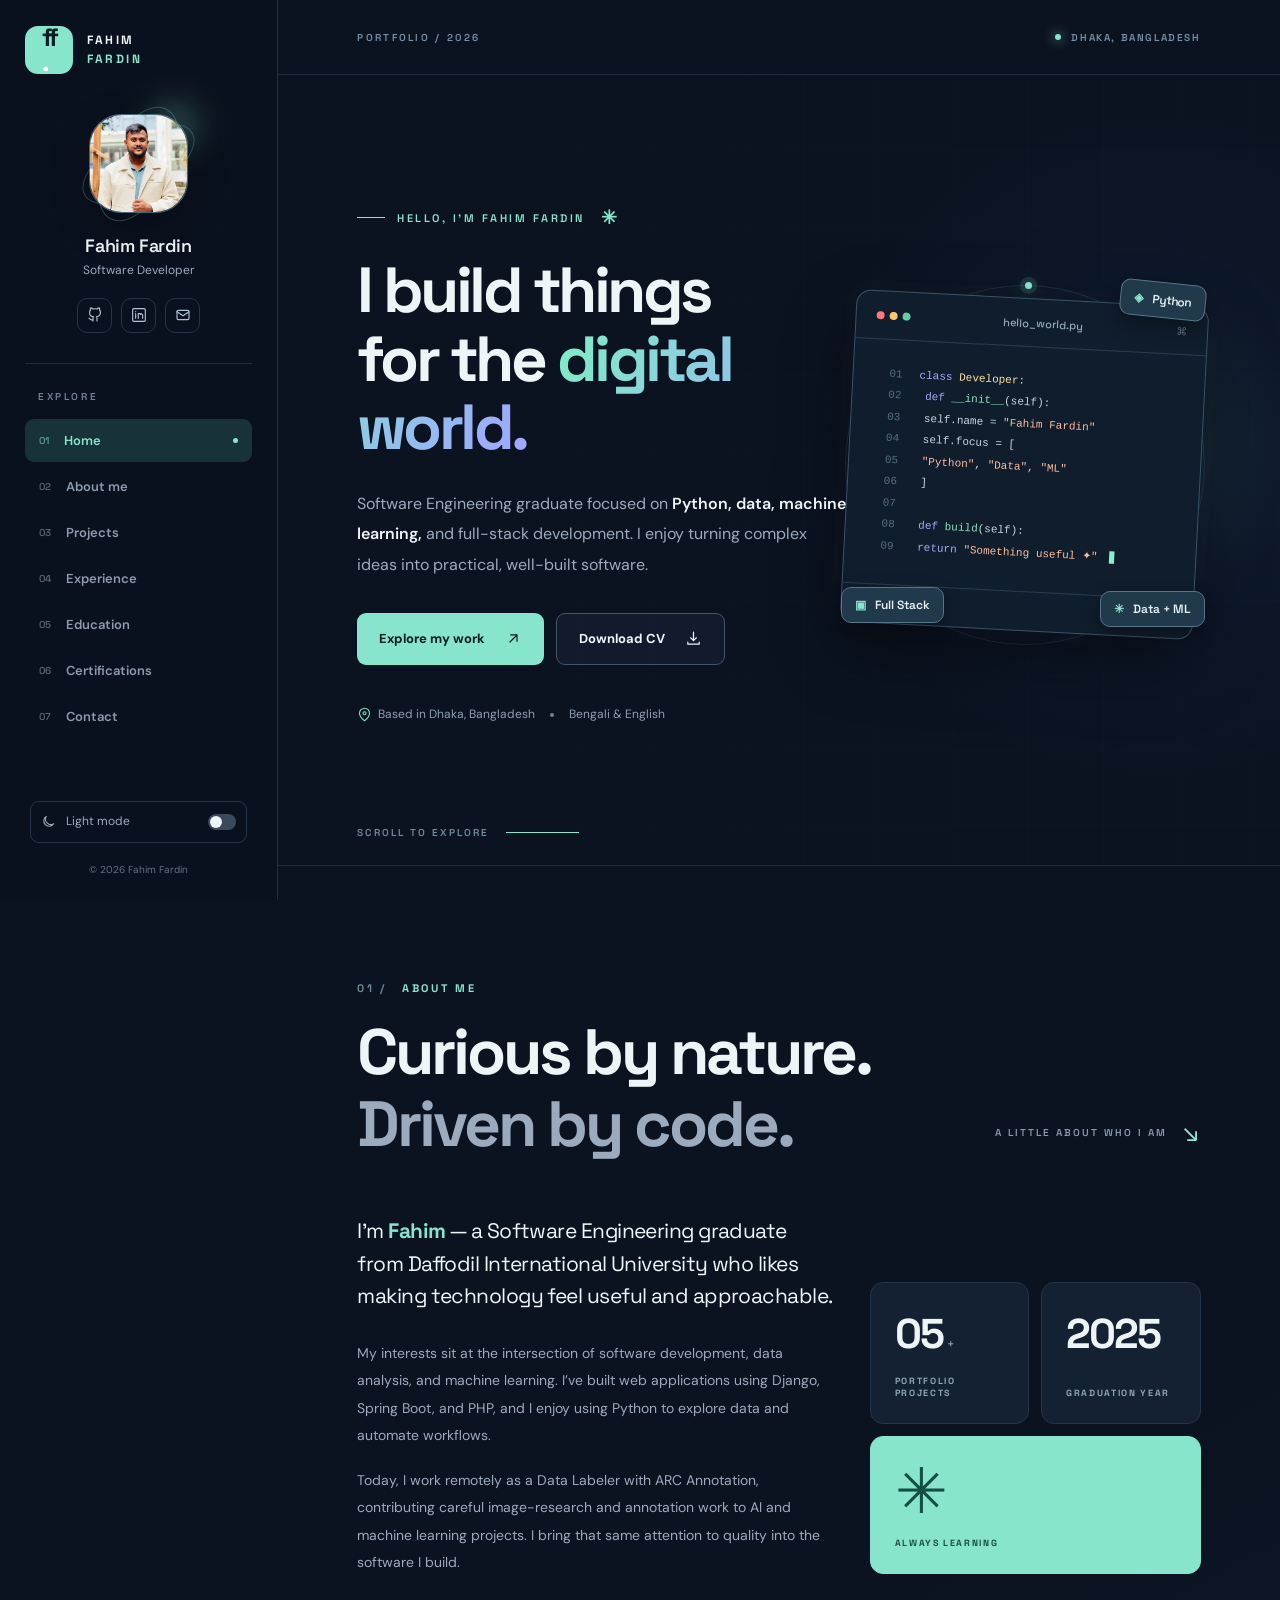
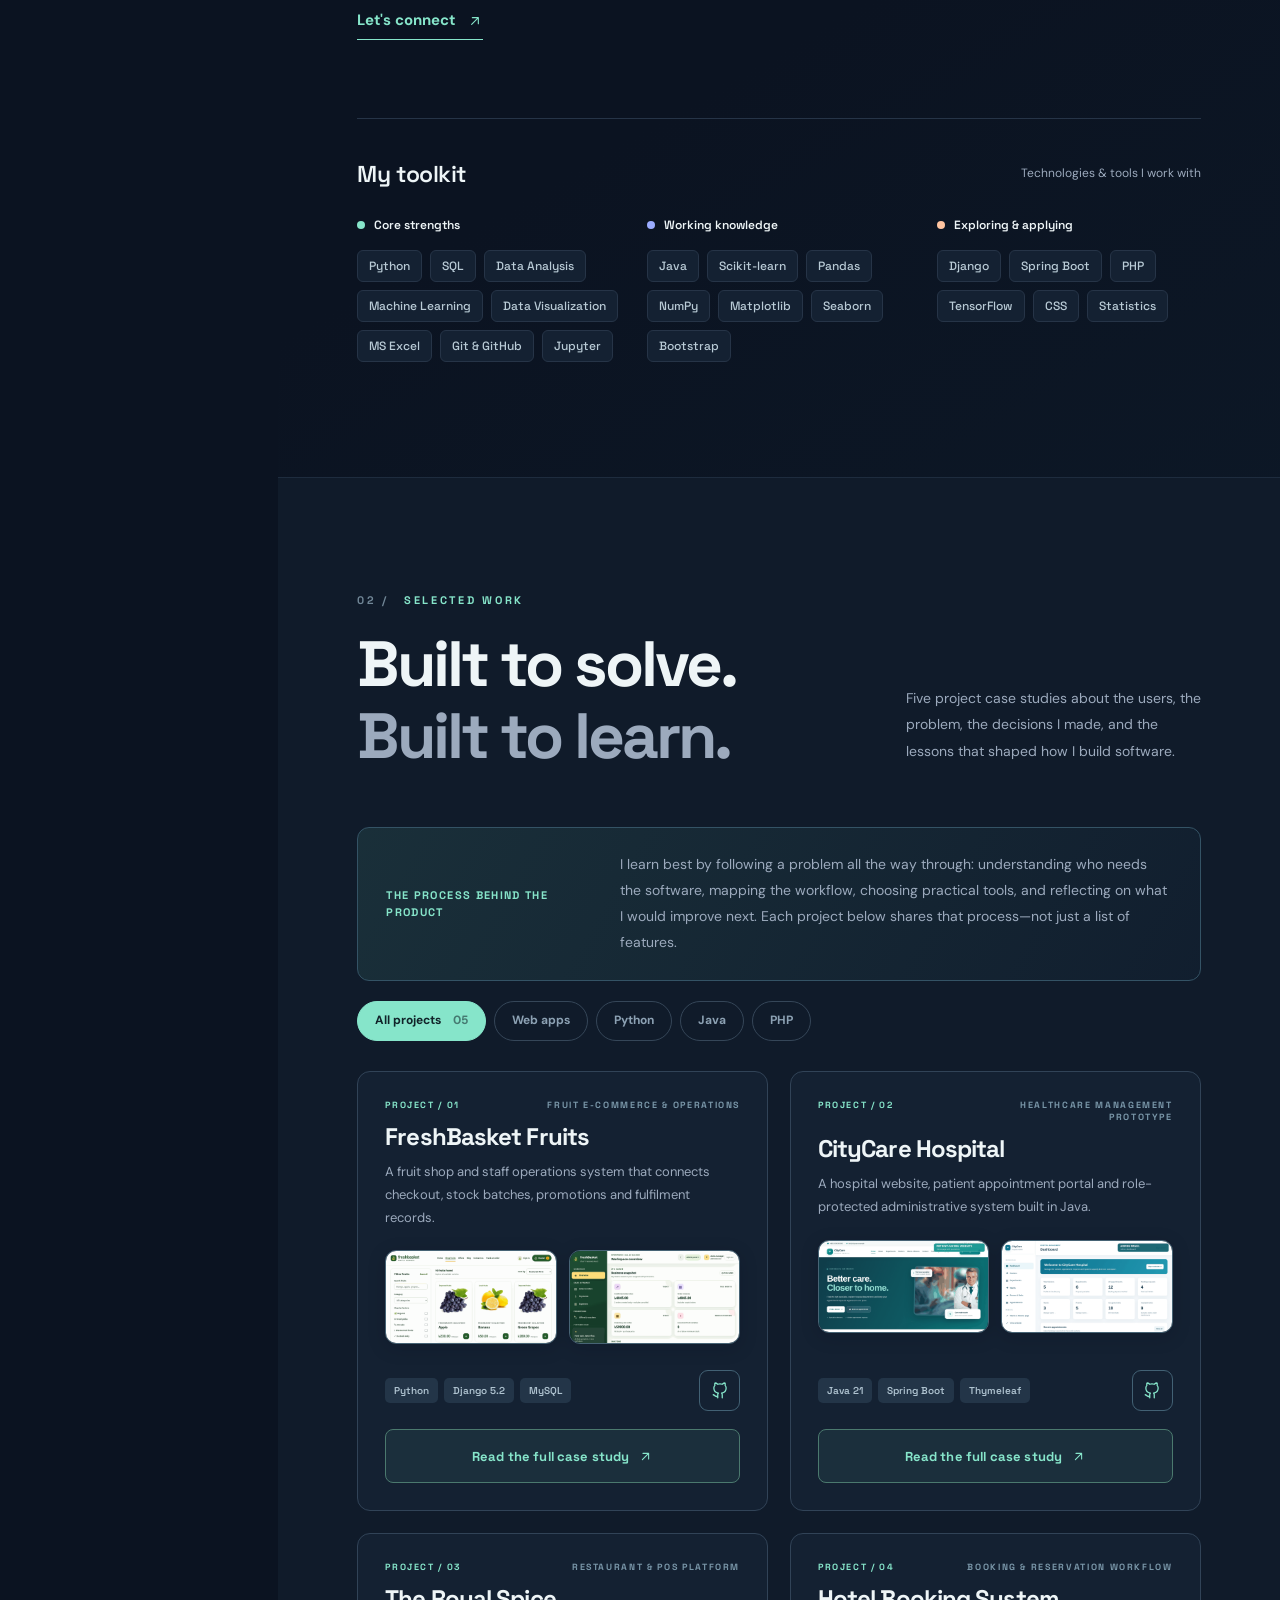
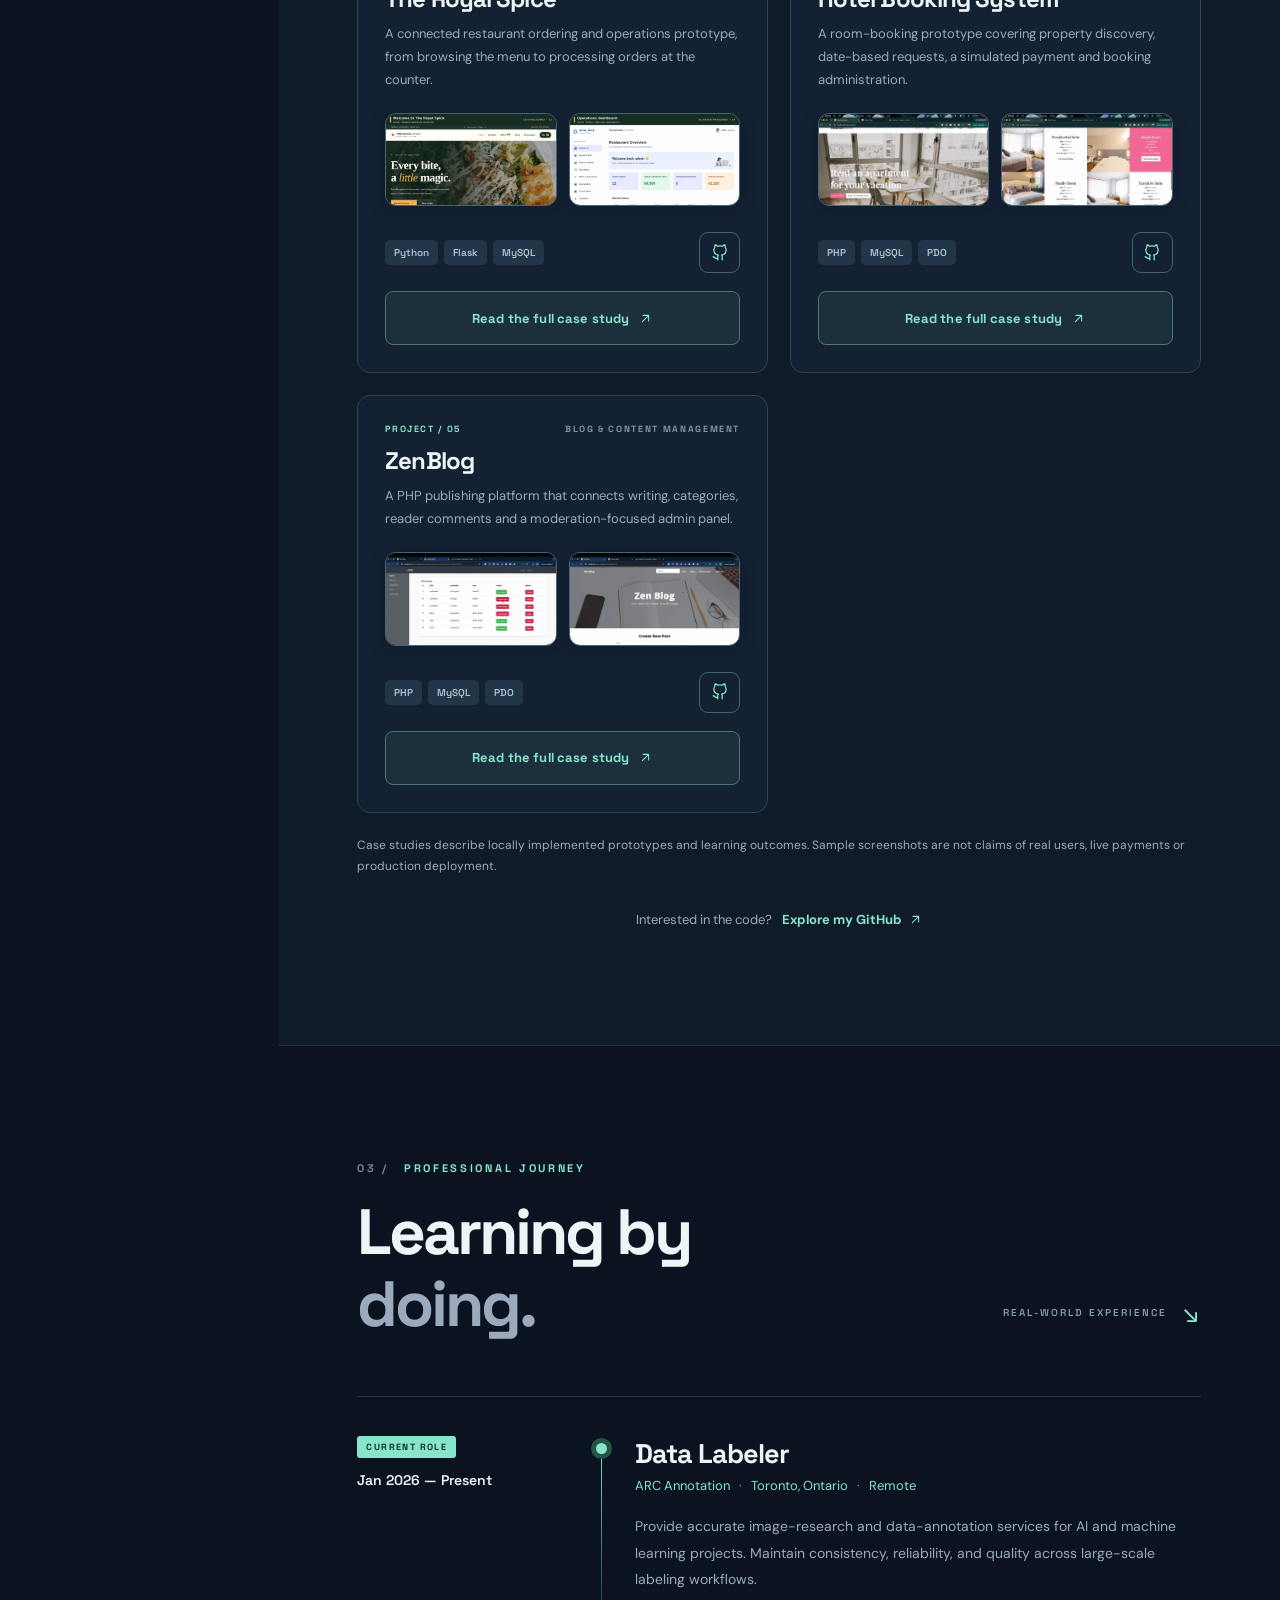
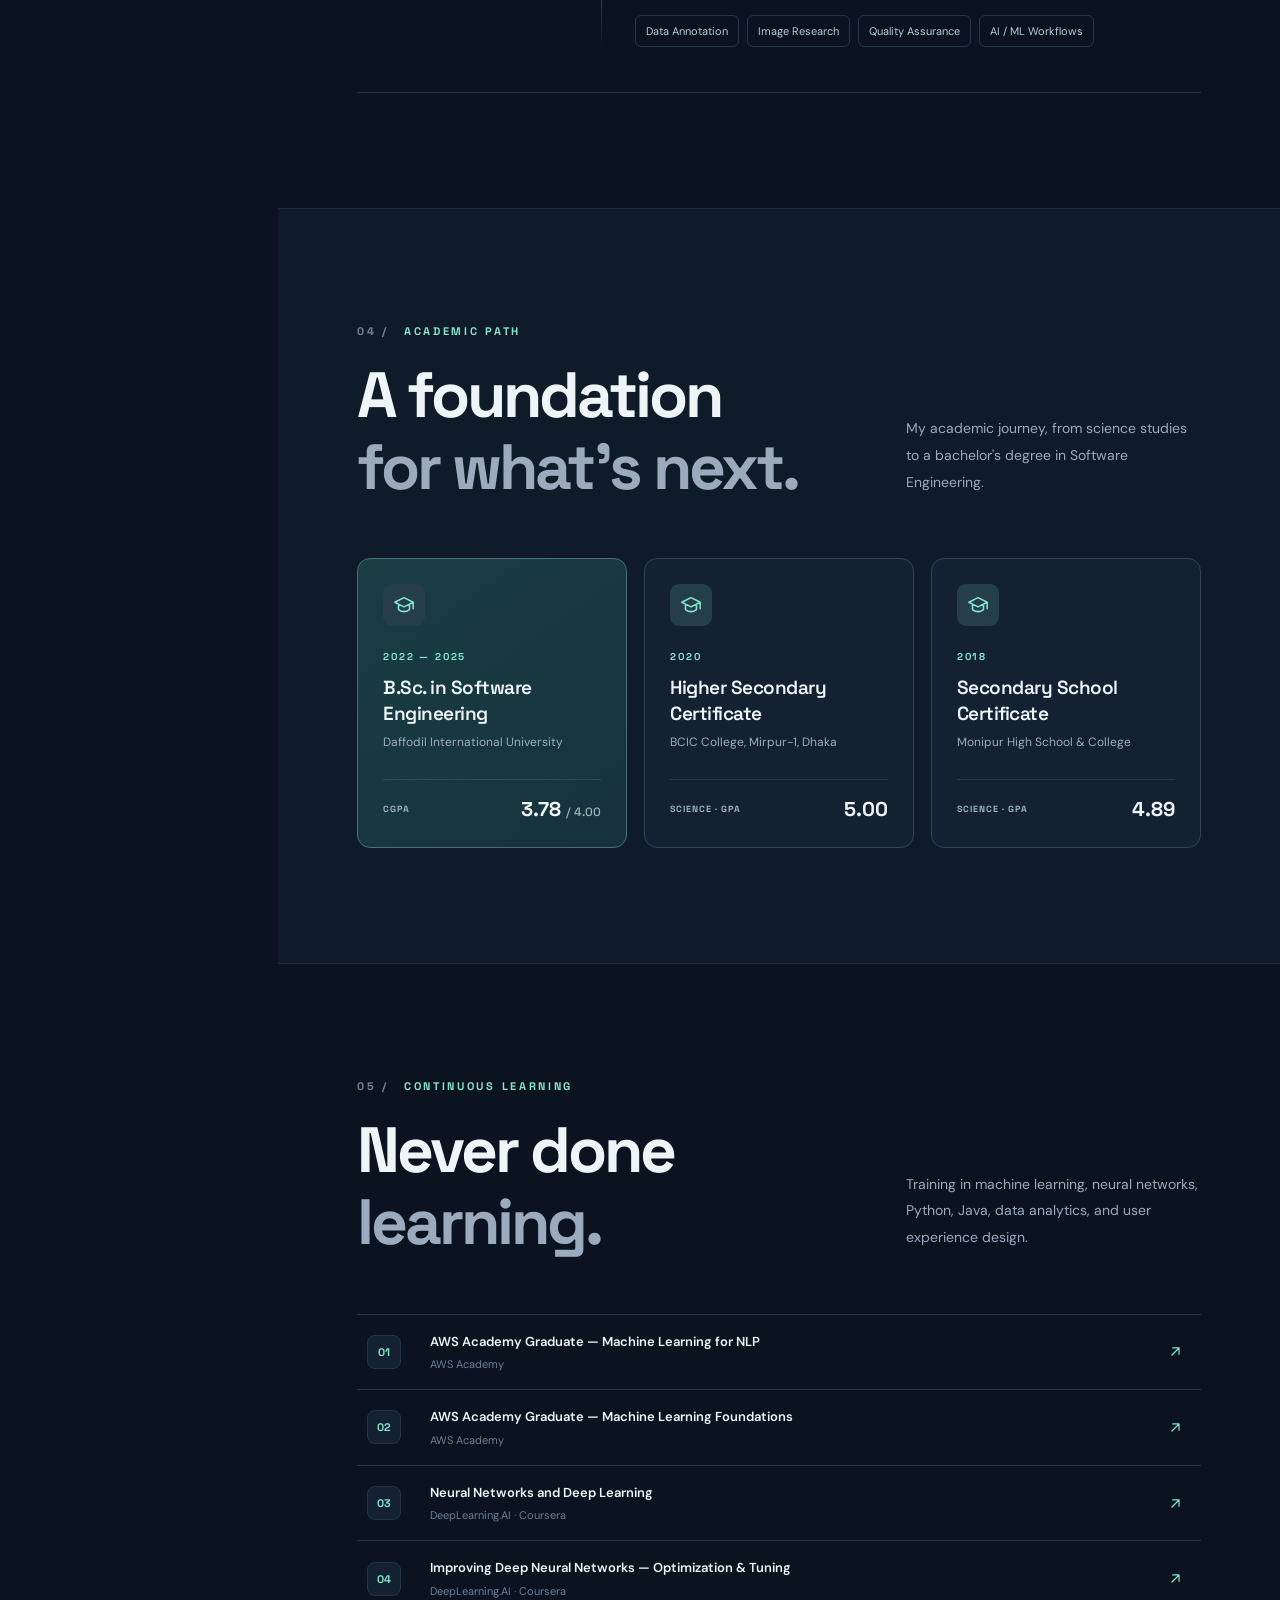
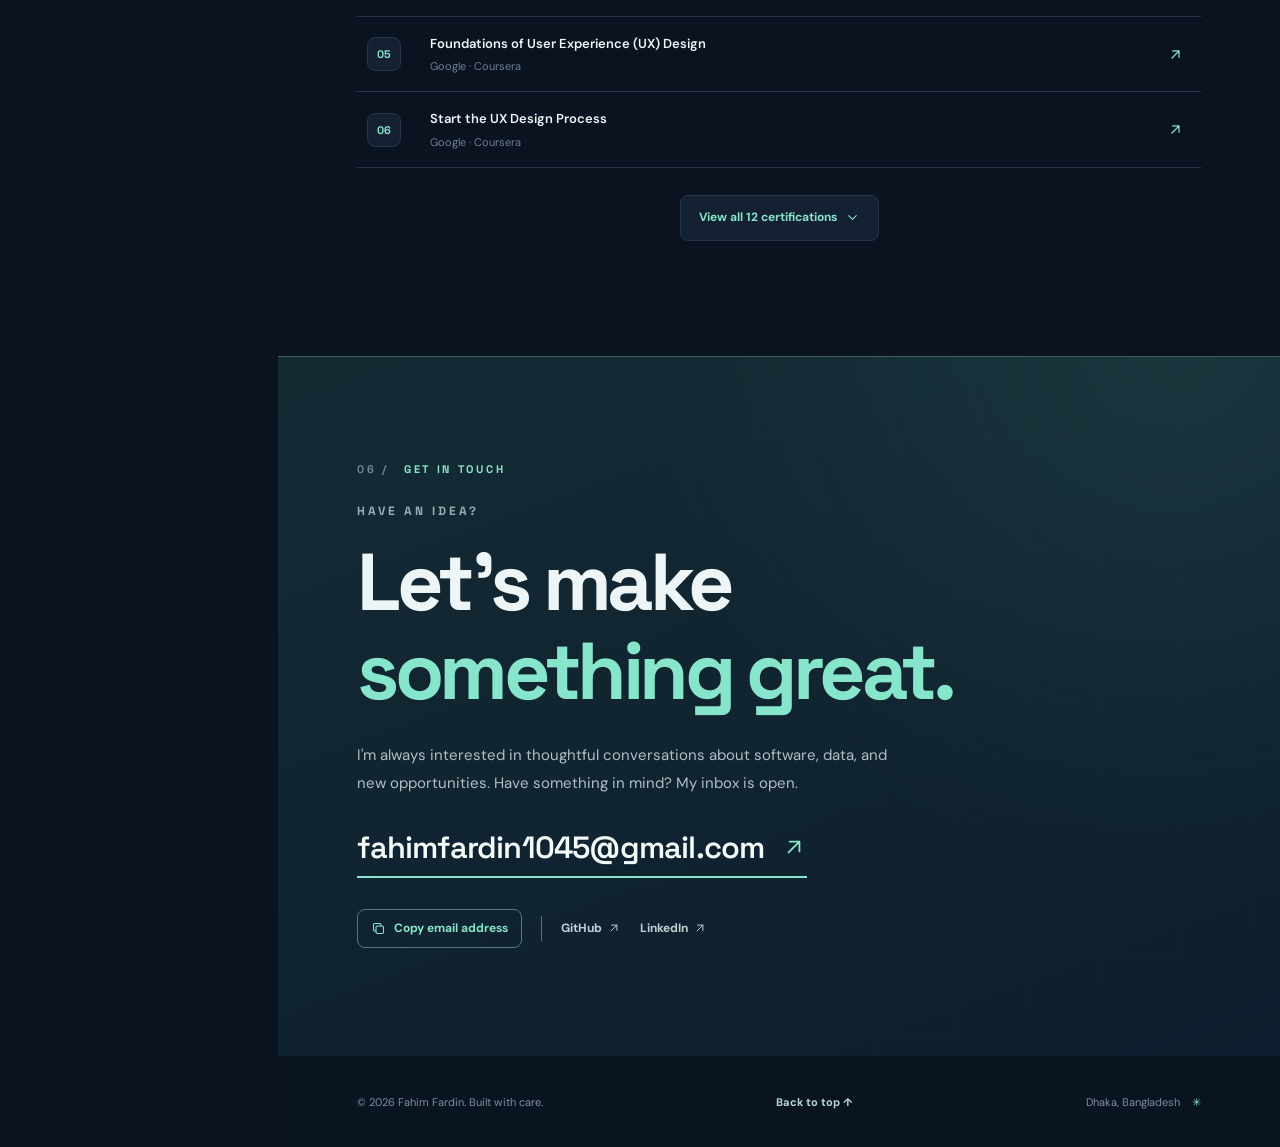
<file: index.html>
<!doctype html>
<html lang="en">
  <head>
    <meta charset="UTF-8" />
    <meta name="viewport" content="width=device-width, initial-scale=1.0" />
    <meta name="theme-color" content="#0b1321" />
    <meta
      name="description"
      content="Portfolio of Fahim Fardin, a Software Engineering graduate and Python developer based in Dhaka, Bangladesh. Explore projects in full-stack development, data, and machine learning."
    />
    <meta name="author" content="Fahim Fardin" />
    <meta property="og:type" content="website" />
    <meta
      property="og:title"
      content="Fahim Fardin — Software Developer Portfolio"
    />
    <meta
      property="og:description"
      content="Python, data, machine learning & full-stack development. Explore projects, skills, and experience."
    />
    <meta property="og:image" content="assets/img/social-preview.svg" />
    <meta name="color-scheme" content="dark light" />
    <title>Fahim Fardin | Software Developer</title>
    <link rel="icon" type="image/svg+xml" href="assets/img/favicon.svg" />
    <link rel="preconnect" href="https://fonts.googleapis.com" />
    <link rel="preconnect" href="https://fonts.gstatic.com" crossorigin />
    <link
      href="https://fonts.googleapis.com/css2?family=DM+Sans:wght@400;500;600;700&family=Space+Grotesk:wght@400;500;600;700&display=swap"
      rel="stylesheet"
    />
    <link rel="stylesheet" href="assets/css/styles.css?v=20261029-layoutfix" />
  </head>
  <body>
    <svg
      class="svg-sprites"
      xmlns="http://www.w3.org/2000/svg"
      aria-hidden="true"
    >
      <symbol id="ic-arrow-up-right" viewBox="0 0 24 24">
        <path d="M7 17 17 7M8 7h9v9" />
      </symbol>
      <symbol id="ic-arrow-right" viewBox="0 0 24 24">
        <path d="M5 12h14m-6-6 6 6-6 6" />
      </symbol>
      <symbol id="ic-download" viewBox="0 0 24 24">
        <path d="M12 3v12m-4-4 4 4 4-4M4 17v3h16v-3" />
      </symbol>
      <symbol id="ic-github" viewBox="0 0 24 24">
        <path
          d="M9 19c-4 1.5-4-2-6-2m12 4v-3.7a3.3 3.3 0 0 0-.9-2.6c3-.34 6.1-1.47 6.1-6.65A5.2 5.2 0 0 0 18.8 4.5a4.8 4.8 0 0 0-.1-3.1S17.5 1 15 3a11.2 11.2 0 0 0-6 0C6.5 1 5.3 1.4 5.3 1.4a4.8 4.8 0 0 0-.1 3.1 5.2 5.2 0 0 0-1.4 3.6c0 5.15 3.1 6.3 6.1 6.65A3.3 3.3 0 0 0 9 17.3V21"
        />
      </symbol>
      <symbol id="ic-linkedin" viewBox="0 0 24 24">
        <rect x="2.5" y="2.5" width="19" height="19" rx="2" />
        <path d="M7 10v7m0-10v.2M11 17v-7h3v1c.7-1 3.5-1.5 3.5 2V17" />
      </symbol>
      <symbol id="ic-mail" viewBox="0 0 24 24">
        <rect x="3" y="5" width="18" height="14" rx="2" />
        <path d="m3 7 9 6 9-6" />
      </symbol>
      <symbol id="ic-moon" viewBox="0 0 24 24">
        <path d="M20.2 15.5A8.5 8.5 0 0 1 8.5 3.8 8.5 8.5 0 1 0 20.2 15.5Z" />
      </symbol>
      <symbol id="ic-sun" viewBox="0 0 24 24">
        <circle cx="12" cy="12" r="4" />
        <path
          d="M12 2v2m0 16v2M4.9 4.9l1.4 1.4m11.4 11.4 1.4 1.4M2 12h2m16 0h2M4.9 19.1l1.4-1.4M17.7 6.3l1.4-1.4"
        />
      </symbol>
      <symbol id="ic-menu" viewBox="0 0 24 24">
        <path d="M4 7h16M4 12h16M4 17h16" />
      </symbol>
      <symbol id="ic-close" viewBox="0 0 24 24">
        <path d="M5 5 19 19M19 5 5 19" />
      </symbol>
      <symbol id="ic-code" viewBox="0 0 24 24">
        <path d="m8 8-4 4 4 4m8-8 4 4-4 4m-3-13-2 14" />
      </symbol>
      <symbol id="ic-briefcase" viewBox="0 0 24 24">
        <rect x="3" y="7" width="18" height="14" rx="2" />
        <path d="M8 7V5a2 2 0 0 1 2-2h4a2 2 0 0 1 2 2v2M3 12c4 3 14 3 18 0" />
      </symbol>
      <symbol id="ic-graduation" viewBox="0 0 24 24">
        <path d="m2 9 10-5 10 5-10 5-10-5Zm4 2v6c4 3 8 3 12 0v-6m4-2v7" />
      </symbol>
      <symbol id="ic-award" viewBox="0 0 24 24">
        <circle cx="12" cy="8" r="5" />
        <path d="m8 12-2 10 6-3 6 3-2-10" />
      </symbol>
      <symbol id="ic-location" viewBox="0 0 24 24">
        <path d="M20 10c0 6-8 12-8 12S4 16 4 10a8 8 0 1 1 16 0Z" />
        <circle cx="12" cy="10" r="2.5" />
      </symbol>
      <symbol id="ic-copy" viewBox="0 0 24 24">
        <rect x="8" y="8" width="12" height="12" rx="2" />
        <path d="M16 8V6a2 2 0 0 0-2-2H6a2 2 0 0 0-2 2v8a2 2 0 0 0 2 2h2" />
      </symbol>
      <symbol id="ic-check" viewBox="0 0 24 24">
        <path d="m5 12 4 4L19 6" />
      </symbol>
      <symbol id="ic-image" viewBox="0 0 24 24">
        <rect x="3" y="3" width="18" height="18" rx="3" />
        <circle cx="8.5" cy="8.5" r="1.6" />
        <path d="m4 17 5-5 3 3 3-4 5 6" />
      </symbol>
      <symbol id="ic-camera" viewBox="0 0 24 24">
        <path d="M3 7h4l2-3h6l2 3h4v13H3z" />
        <circle cx="12" cy="13.5" r="3.5" />
      </symbol>
      <symbol id="ic-chevron" viewBox="0 0 24 24">
        <path d="m6 9 6 6 6-6" />
      </symbol>
    </svg>

    <a class="skip-link" href="#main-content">Skip to content</a>
    <!-- Thin scroll-reading progress indicator. Decorative; excluded from assistive tech. -->
    <div class="scroll-progress" id="scrollProgress" aria-hidden="true"></div>
    <button
      class="mobile-toggle icon-button"
      id="menuToggle"
      aria-label="Open navigation"
      aria-expanded="false"
      aria-controls="siteSidebar"
    >
      <svg class="icon"><use href="#ic-menu" /></svg>
    </button>
    <div class="sidebar-backdrop" id="sidebarBackdrop" hidden></div>

    <aside class="sidebar" id="siteSidebar" aria-label="Main navigation">
      <a class="sidebar-brand" href="#home" aria-label="Fahim Fardin — Home">
        <span class="brand-mark">ff<span class="brand-dot">.</span></span>
        <span class="brand-name">FAHIM <span>FARDIN</span></span>
      </a>
      <div class="sidebar-profile">
        <div class="avatar" aria-hidden="true">
          <span>FF</span
          ><img
            class="avatar-photo"
            data-photo-target="profile"
            alt=""
            hidden
          />
          <div class="avatar-orbit orbit-one"></div>
          <div class="avatar-orbit orbit-two"></div>
        </div>
        <strong>Fahim Fardin</strong>
        <span>Software Developer</span>
        <div class="side-socials">
          <a
            href="https://github.com/fahim-fardin-1045"
            target="_blank"
            rel="noopener noreferrer"
            aria-label="GitHub profile"
            ><svg class="icon"><use href="#ic-github" /></svg
          ></a>
          <a
            href="https://www.linkedin.com/in/fahim-fardin-28616822a"
            target="_blank"
            rel="noopener noreferrer"
            aria-label="LinkedIn profile"
            ><svg class="icon"><use href="#ic-linkedin" /></svg
          ></a>
          <a href="mailto:fahimfardin1045@gmail.com" aria-label="Email Fahim"
            ><svg class="icon"><use href="#ic-mail" /></svg
          ></a>
        </div>
      </div>
      <nav class="side-nav" aria-label="Portfolio sections">
        <span class="nav-heading">EXPLORE</span>
        <a class="nav-item active" href="#home"
          ><span class="nav-index">01</span><span>Home</span
          ><span class="nav-point"></span
        ></a>
        <a class="nav-item" href="#about"
          ><span class="nav-index">02</span><span>About me</span
          ><span class="nav-point"></span
        ></a>
        <a class="nav-item" href="#projects"
          ><span class="nav-index">03</span><span>Projects</span
          ><span class="nav-point"></span
        ></a>
        <a class="nav-item" href="#experience"
          ><span class="nav-index">04</span><span>Experience</span
          ><span class="nav-point"></span
        ></a>
        <a class="nav-item" href="#education"
          ><span class="nav-index">05</span><span>Education</span
          ><span class="nav-point"></span
        ></a>
        <a class="nav-item" href="#certifications"
          ><span class="nav-index">06</span><span>Certifications</span
          ><span class="nav-point"></span
        ></a>
        <a class="nav-item" href="#contact"
          ><span class="nav-index">07</span><span>Contact</span
          ><span class="nav-point"></span
        ></a>
      </nav>
      <div class="sidebar-bottom">
        <button
          type="button"
          class="image-tools-launch"
          id="imageStudioOpen"
          hidden
        >
          <svg class="icon"><use href="#ic-image" /></svg> Manage images
          <span>↗</span>
        </button>
        <button
          type="button"
          class="theme-switch"
          id="themeToggle"
          aria-label="Switch to light mode"
        >
          <svg class="icon theme-icon-moon"><use href="#ic-moon" /></svg
          ><svg class="icon theme-icon-sun"><use href="#ic-sun" /></svg
          ><span id="themeLabel">Light mode</span
          ><span class="toggle-track"><span class="toggle-thumb"></span></span>
        </button>
        <span class="side-footer"
          >© <span id="sidebarYear">2026</span> Fahim Fardin</span
        >
      </div>
    </aside>

    <main id="main-content" class="main">
      <div class="top-line">
        <span>PORTFOLIO / 2026</span
        ><span class="top-line-right"
          ><span class="mini-dot"></span> DHAKA, BANGLADESH</span
        >
      </div>

      <section
        class="hero section-anchor"
        id="home"
        aria-labelledby="hero-title"
      >
        <div class="hero-grid"></div>
        <div class="hero-glow"></div>
        <div class="hero-content">
          <div class="eyebrow">
            <span class="eyebrow-line"></span> HELLO, I'M FAHIM FARDIN
            <span class="eyebrow-spark">✳</span>
          </div>
          <h1 id="hero-title">
            I build things<br />for the
            <span class="gradient-text"
              >digital<br class="desktop-only" />
              world.</span
            >
          </h1>
          <p class="hero-description">
            Software Engineering graduate focused on
            <strong>Python, data, machine learning,</strong> and full-stack
            development. I enjoy turning complex ideas into practical,
            well-built software.
          </p>
          <div class="hero-actions">
            <a class="btn btn-primary" href="#projects"
              >Explore my work
              <svg class="icon"><use href="#ic-arrow-up-right" /></svg></a
            ><a
              class="btn btn-outline"
              href="assets/resume/Fahim_Fardin_Resume.pdf"
              download
              >Download CV <svg class="icon"><use href="#ic-download" /></svg
            ></a>
          </div>
          <div class="hero-meta">
            <span
              ><svg class="icon"><use href="#ic-location" /></svg> Based in
              Dhaka, Bangladesh</span
            ><span class="hero-meta-divider"></span
            ><span>Bengali & English</span>
          </div>
        </div>
        <div
          class="hero-visual"
          aria-label="Visual representation of Fahim's coding skills"
        >
          <div class="visual-rings ring-a"></div>
          <div class="visual-rings ring-b"></div>
          <div class="code-card">
            <div class="code-titlebar">
              <span class="window-dots"><i></i><i></i><i></i></span
              ><span>hello_world.py</span
              ><span class="titlebar-squares">⌘</span>
            </div>
            <div class="code-body">
              <div>
                <span class="code-ln">01</span
                ><span class="code-purple">class</span>
                <span class="code-yellow">Developer</span>:
              </div>
              <div>
                <span class="code-ln">02</span>
                <span class="code-purple">def</span>
                <span class="code-green">__init__</span>(self):
              </div>
              <div>
                <span class="code-ln">03</span> self.name =
                <span class="code-orange">"Fahim Fardin"</span>
              </div>
              <div><span class="code-ln">04</span> self.focus = [</div>
              <div>
                <span class="code-ln">05</span>
                <span class="code-orange">"Python"</span>,
                <span class="code-orange">"Data"</span>,
                <span class="code-orange">"ML"</span>
              </div>
              <div><span class="code-ln">06</span> ]</div>
              <div><span class="code-ln">07</span></div>
              <div>
                <span class="code-ln">08</span>
                <span class="code-purple">def</span>
                <span class="code-green">build</span>(self):
              </div>
              <div>
                <span class="code-ln">09</span>
                <span class="code-purple">return</span>
                <span class="code-orange">"Something useful ✦"</span>
              </div>
            </div>
            <div class="code-status">
              <span><span class="status-dot"></span> Ready to build</span
              ><span>Python 3</span>
            </div>
          </div>
          <span class="float-chip chip-python"><span>◈</span> Python</span
          ><span class="float-chip chip-data"><span>✳</span> Data + ML</span
          ><span class="float-chip chip-stack"><span>▣</span> Full Stack</span>
        </div>
        <div class="scroll-cue">
          <span>SCROLL TO EXPLORE</span><span class="scroll-line"></span>
        </div>
      </section>

      <section
        class="section about section-anchor"
        id="about"
        aria-labelledby="about-title"
      >
        <div class="section-head reveal">
          <div>
            <div class="section-label"><span>01 /</span> ABOUT ME</div>
            <h2 id="about-title">
              Curious by nature.<br /><span>Driven by code.</span>
            </h2>
          </div>
          <div class="head-aside">A LITTLE ABOUT WHO I AM <span>↘</span></div>
        </div>
        <div class="about-layout">
          <div class="about-copy reveal">
            <p class="lead">
              I'm <strong>Fahim</strong> — a Software Engineering graduate from
              Daffodil International University who likes making technology feel
              useful and approachable.
            </p>
            <p>
              My interests sit at the intersection of software development, data
              analysis, and machine learning. I’ve built web applications using
              Django, Spring Boot, and PHP, and I enjoy using Python to explore
              data and automate workflows.
            </p>
            <p>
              Today, I work remotely as a Data Labeler with ARC Annotation,
              contributing careful image-research and annotation work to AI and
              machine learning projects. I bring that same attention to quality
              into the software I build.
            </p>
            <a class="text-link" href="mailto:fahimfardin1045@gmail.com"
              >Let's connect
              <svg class="icon"><use href="#ic-arrow-up-right" /></svg
            ></a>
          </div>
          <div class="about-stats reveal">
            <div class="stat-tile">
              <span class="stat-number" data-count-to="5" data-count-pad="2"
                >05<span>+</span></span
              ><span class="stat-label">PORTFOLIO PROJECTS</span>
            </div>
            <div class="stat-tile">
              <span class="stat-number">2025</span
              ><span class="stat-label">GRADUATION YEAR</span>
            </div>
            <div class="stat-tile stat-tile-accent">
              <span class="stat-icon">✳</span
              ><span class="stat-label">ALWAYS LEARNING</span>
            </div>
          </div>
        </div>
        <div class="skills-area reveal">
          <div class="skills-title">
            <h3>My toolkit</h3>
            <p>Technologies & tools I work with</p>
          </div>
          <div class="skill-groups">
            <div class="skill-group">
              <h4><span class="group-dot"></span> Core strengths</h4>
              <div class="skill-tags">
                <span>Python</span><span>SQL</span><span>Data Analysis</span
                ><span>Machine Learning</span><span>Data Visualization</span
                ><span>MS Excel</span><span>Git & GitHub</span
                ><span>Jupyter</span>
              </div>
            </div>
            <div class="skill-group">
              <h4><span class="group-dot second"></span> Working knowledge</h4>
              <div class="skill-tags">
                <span>Java</span><span>Scikit-learn</span><span>Pandas</span
                ><span>NumPy</span><span>Matplotlib</span><span>Seaborn</span
                ><span>Bootstrap</span>
              </div>
            </div>
            <div class="skill-group">
              <h4>
                <span class="group-dot third"></span> Exploring & applying
              </h4>
              <div class="skill-tags">
                <span>Django</span><span>Spring Boot</span><span>PHP</span
                ><span>TensorFlow</span><span>CSS</span><span>Statistics</span>
              </div>
            </div>
          </div>
        </div>
      </section>

      <section
        class="section projects-section section-anchor"
        id="projects"
        aria-labelledby="projects-title"
      >
        <div class="section-head reveal">
          <div>
            <div class="section-label"><span>02 /</span> SELECTED WORK</div>
            <h2 id="projects-title">
              Built to solve.<br /><span>Built to learn.</span>
            </h2>
          </div>
          <p class="section-intro">
            Five project case studies about the users, the problem, the
            decisions I made, and the lessons that shaped how I build software.
          </p>
        </div>
        <div class="work-introduction reveal">
          <span class="work-intro-mark">THE PROCESS BEHIND THE PRODUCT</span>
          <p>
            I learn best by following a problem all the way through:
            understanding who needs the software, mapping the workflow, choosing
            practical tools, and reflecting on what I would improve next. Each
            project below shares that process—not just a list of features.
          </p>
        </div>
        <div
          class="filter-row reveal"
          role="group"
          aria-label="Filter work by technology"
        >
          <button
            type="button"
            class="filter-btn active"
            data-filter="all"
            aria-pressed="true"
          >
            All projects <span>05</span>
          </button>
          <button
            type="button"
            class="filter-btn"
            data-filter="web"
            aria-pressed="false"
          >
            Web apps
          </button>
          <button
            type="button"
            class="filter-btn"
            data-filter="python"
            aria-pressed="false"
          >
            Python
          </button>
          <button
            type="button"
            class="filter-btn"
            data-filter="java"
            aria-pressed="false"
          >
            Java
          </button>
          <button
            type="button"
            class="filter-btn"
            data-filter="php"
            aria-pressed="false"
          >
            PHP
          </button>
        </div>
        <div class="projects-grid" id="projectsGrid">
          <article
            class="project-card reveal work-project"
            data-tech="web python"
          >
            <div class="project-body">
              <div class="project-number">
                PROJECT / 01 <span>FRUIT E-COMMERCE &amp; OPERATIONS</span>
              </div>
              <h3>FreshBasket Fruits</h3>
              <p class="work-project-summary">
                A fruit shop and staff operations system that connects checkout,
                stock batches, promotions and fulfilment records.
              </p>

              <div
                aria-label="FreshBasket Fruits interface screenshots"
                class="work-preview-strip"
              >
                <a
                  aria-label="View FreshBasket Fruits project screenshot and full case study"
                  class="project-art work-art work-thumb"
                  href="work/freshbasket.html"
                  ><img
                    alt="FreshBasket fruit product catalogue screen"
                    class="project-cover"
                    data-photo-target="freshbasket"
                    decoding="async"
                    loading="lazy"
                    src="assets/img/work/freshbasket-2.gif"
                /></a>
                <a
                  aria-label="View freshbasket staff operations dashboard in the full case study"
                  class="work-thumb"
                  href="work/freshbasket.html"
                  ><img
                    alt="FreshBasket staff operations dashboard"
                    decoding="async"
                    loading="lazy"
                    src="assets/img/work/freshbasket-3.gif"
                /></a>
              </div>
              <div class="project-footer work-card-footer">
                <div class="tech-list">
                  <span>Python</span><span>Django 5.2</span><span>MySQL</span>
                </div>
                <a
                  aria-label="View FreshBasket Fruits source code on GitHub"
                  class="project-link"
                  href="https://github.com/fahim-fardin-1045/freshbasket"
                  rel="noopener noreferrer"
                  target="_blank"
                  title="View source on GitHub"
                  ><svg class="icon"><use href="#ic-github"></use></svg
                ></a>
              </div>
              <a class="work-case-link" href="work/freshbasket.html"
                >Read the full case study
                <svg class="icon"><use href="#ic-arrow-up-right"></use></svg
              ></a>
            </div>
          </article>
          <article
            class="project-card reveal work-project"
            data-tech="web java"
          >
            <div class="project-body">
              <div class="project-number">
                PROJECT / 02 <span>HEALTHCARE MANAGEMENT PROTOTYPE</span>
              </div>
              <h3>CityCare Hospital</h3>
              <p class="work-project-summary">
                A hospital website, patient appointment portal and
                role-protected administrative system built in Java.
              </p>

              <div
                aria-label="CityCare Hospital interface screenshots"
                class="work-preview-strip"
              >
                <a
                  aria-label="View CityCare Hospital project screenshot and full case study"
                  class="project-art work-art work-thumb"
                  href="work/citycare-hospital.html"
                  ><img
                    alt="CityCare patient appointment dashboard"
                    class="project-cover"
                    data-photo-target="citycare"
                    decoding="async"
                    loading="lazy"
                    src="assets/img/work/citycare-hospital-1.gif"
                /></a>
                <a
                  aria-label="View citycare hospital administrator dashboard in the full case study"
                  class="work-thumb"
                  href="work/citycare-hospital.html"
                  ><img
                    alt="CityCare hospital administrator dashboard"
                    decoding="async"
                    loading="lazy"
                    src="assets/img/work/citycare-hospital-3.gif"
                /></a>
              </div>
              <div class="project-footer work-card-footer">
                <div class="tech-list">
                  <span>Java 21</span><span>Spring Boot</span
                  ><span>Thymeleaf</span>
                </div>
                <a
                  aria-label="View CityCare Hospital source code on GitHub"
                  class="project-link"
                  href="https://github.com/fahim-fardin-1045/city-care-hospital-management-system"
                  rel="noopener noreferrer"
                  target="_blank"
                  title="View source on GitHub"
                  ><svg class="icon"><use href="#ic-github"></use></svg
                ></a>
              </div>
              <a class="work-case-link" href="work/citycare-hospital.html"
                >Read the full case study
                <svg class="icon"><use href="#ic-arrow-up-right"></use></svg
              ></a>
            </div>
          </article>
          <article
            class="project-card reveal work-project"
            data-tech="web python"
          >
            <div class="project-body">
              <div class="project-number">
                PROJECT / 03 <span>RESTAURANT &amp; POS PLATFORM</span>
              </div>
              <h3>The Royal Spice</h3>
              <p class="work-project-summary">
                A connected restaurant ordering and operations prototype, from
                browsing the menu to processing orders at the counter.
              </p>

              <div
                aria-label="The Royal Spice interface screenshots"
                class="work-preview-strip"
              >
                <a
                  aria-label="View The Royal Spice project screenshot and full case study"
                  class="project-art work-art work-thumb"
                  href="work/royal-spice.html"
                  ><img
                    alt="Royal Spice shopping bag and promotion screen"
                    class="project-cover"
                    data-photo-target="royal"
                    decoding="async"
                    loading="lazy"
                    src="assets/img/work/royal-spice-1.gif"
                /></a>
                <a
                  aria-label="View royal spice point-of-sale screen in the full case study"
                  class="work-thumb"
                  href="work/royal-spice.html"
                  ><img
                    alt="Royal Spice point-of-sale screen"
                    decoding="async"
                    loading="lazy"
                    src="assets/img/work/royal-spice-3.gif"
                /></a>
              </div>
              <div class="project-footer work-card-footer">
                <div class="tech-list">
                  <span>Python</span><span>Flask</span><span>MySQL</span>
                </div>
                <a
                  aria-label="View The Royal Spice source code on GitHub"
                  class="project-link"
                  href="https://github.com/fahim-fardin-1045/The-Royel-Spice"
                  rel="noopener noreferrer"
                  target="_blank"
                  title="View source on GitHub"
                  ><svg class="icon"><use href="#ic-github"></use></svg
                ></a>
              </div>
              <a class="work-case-link" href="work/royal-spice.html"
                >Read the full case study
                <svg class="icon"><use href="#ic-arrow-up-right"></use></svg
              ></a>
            </div>
          </article>
          <article class="project-card reveal work-project" data-tech="web php">
            <div class="project-body">
              <div class="project-number">
                PROJECT / 04 <span>BOOKING &amp; RESERVATION WORKFLOW</span>
              </div>
              <h3>Hotel Booking System</h3>
              <p class="work-project-summary">
                A room-booking prototype covering property discovery, date-based
                requests, a simulated payment and booking administration.
              </p>

              <div
                aria-label="Hotel Booking System interface screenshots"
                class="work-preview-strip"
              >
                <a
                  aria-label="View Hotel Booking System project screenshot and full case study"
                  class="project-art work-art work-thumb"
                  href="work/hotel-booking.html"
                  ><img
                    alt="Hotel Booking property listing screen"
                    class="project-cover"
                    data-photo-target="hotel"
                    decoding="async"
                    loading="lazy"
                    src="assets/img/work/hotel-booking-1.webp"
                /></a>
                <a
                  aria-label="View hotel booking apartment room choices in the full case study"
                  class="work-thumb"
                  href="work/hotel-booking.html"
                  ><img
                    alt="Hotel Booking apartment room choices"
                    decoding="async"
                    loading="lazy"
                    src="assets/img/work/hotel-booking-3.webp"
                /></a>
              </div>
              <div class="project-footer work-card-footer">
                <div class="tech-list">
                  <span>PHP</span><span>MySQL</span><span>PDO</span>
                </div>
                <a
                  aria-label="View Hotel Booking System source code on GitHub"
                  class="project-link"
                  href="https://github.com/fahim-fardin-1045/hotel_booking"
                  rel="noopener noreferrer"
                  target="_blank"
                  title="View source on GitHub"
                  ><svg class="icon"><use href="#ic-github"></use></svg
                ></a>
              </div>
              <a class="work-case-link" href="work/hotel-booking.html"
                >Read the full case study
                <svg class="icon"><use href="#ic-arrow-up-right"></use></svg
              ></a>
            </div>
          </article>
          <article class="project-card reveal work-project" data-tech="web php">
            <div class="project-body">
              <div class="project-number">
                PROJECT / 05 <span>BLOG &amp; CONTENT MANAGEMENT</span>
              </div>
              <h3>ZenBlog</h3>
              <p class="work-project-summary">
                A PHP publishing platform that connects writing, categories,
                reader comments and a moderation-focused admin panel.
              </p>

              <div
                aria-label="ZenBlog interface screenshots"
                class="work-preview-strip"
              >
                <a
                  aria-label="View ZenBlog project screenshot and full case study"
                  class="project-art work-art work-thumb"
                  href="work/zenblog.html"
                  ><img
                    alt="ZenBlog reader comments moderation screen"
                    class="project-cover"
                    data-photo-target="zenblog"
                    decoding="async"
                    loading="lazy"
                    src="assets/img/work/zenblog-2.webp"
                /></a>
                <a
                  aria-label="View zenblog create post screen in the full case study"
                  class="work-thumb"
                  href="work/zenblog.html"
                  ><img
                    alt="ZenBlog create post screen"
                    decoding="async"
                    loading="lazy"
                    src="assets/img/work/zenblog-3.webp"
                /></a>
              </div>
              <div class="project-footer work-card-footer">
                <div class="tech-list">
                  <span>PHP</span><span>MySQL</span><span>PDO</span>
                </div>
                <a
                  aria-label="View ZenBlog source code on GitHub"
                  class="project-link"
                  href="https://github.com/fahim-fardin-1045/php_zen-blog"
                  rel="noopener noreferrer"
                  target="_blank"
                  title="View source on GitHub"
                  ><svg class="icon"><use href="#ic-github"></use></svg
                ></a>
              </div>
              <a class="work-case-link" href="work/zenblog.html"
                >Read the full case study
                <svg class="icon"><use href="#ic-arrow-up-right"></use></svg
              ></a>
            </div>
          </article>
        </div>
        <p
          class="filter-status sr-only"
          id="filterStatus"
          role="status"
          aria-live="polite"
        >
          Showing all 5 projects.
        </p>
        <p class="work-project-note">
          Case studies describe locally implemented prototypes and learning
          outcomes. Sample screenshots are not claims of real users, live
          payments or production deployment.
        </p>
        <div class="projects-more reveal">
          Interested in the code?
          <a
            href="https://github.com/fahim-fardin-1045"
            target="_blank"
            rel="noopener noreferrer"
            >Explore my GitHub
            <svg class="icon"><use href="#ic-arrow-up-right" /></svg
          ></a>
        </div>
      </section>

      <section
        class="section experience-section section-anchor"
        id="experience"
        aria-labelledby="experience-title"
      >
        <div class="section-head reveal">
          <div>
            <div class="section-label">
              <span>03 /</span> PROFESSIONAL JOURNEY
            </div>
            <h2 id="experience-title">Learning by<br /><span>doing.</span></h2>
          </div>
          <div class="head-aside">REAL-WORLD EXPERIENCE <span>↘</span></div>
        </div>
        <div class="timeline reveal">
          <div class="timeline-entry">
            <div class="timeline-date">
              <span class="timeline-current">CURRENT ROLE</span
              ><strong>Jan 2026 — Present</strong>
            </div>
            <div class="timeline-connector"><span></span></div>
            <div class="timeline-details">
              <h3>Data Labeler</h3>
              <p class="workplace">
                ARC Annotation <span>·</span> Toronto, Ontario
                <span>·</span> Remote
              </p>
              <p>
                Provide accurate image-research and data-annotation services for
                AI and machine learning projects. Maintain consistency,
                reliability, and quality across large-scale labeling workflows.
              </p>
              <div class="experience-tags">
                <span>Data Annotation</span><span>Image Research</span
                ><span>Quality Assurance</span><span>AI / ML Workflows</span>
              </div>
            </div>
          </div>
        </div>
      </section>

      <section
        class="section education-section section-anchor"
        id="education"
        aria-labelledby="education-title"
      >
        <div class="section-head reveal">
          <div>
            <div class="section-label"><span>04 /</span> ACADEMIC PATH</div>
            <h2 id="education-title">
              A foundation<br /><span>for what's next.</span>
            </h2>
          </div>
          <p class="section-intro">
            My academic journey, from science studies to a bachelor's degree in
            Software Engineering.
          </p>
        </div>
        <div class="education-grid reveal">
          <article class="edu-card edu-primary">
            <div class="edu-icon">
              <svg class="icon"><use href="#ic-graduation" /></svg>
            </div>
            <div class="edu-year">2022 — 2025</div>
            <h3>B.Sc. in Software Engineering</h3>
            <p>Daffodil International University</p>
            <div class="edu-bottom">
              <span>CGPA</span><strong>3.78 <small>/ 4.00</small></strong>
            </div>
          </article>
          <article class="edu-card">
            <div class="edu-icon">
              <svg class="icon"><use href="#ic-graduation" /></svg>
            </div>
            <div class="edu-year">2020</div>
            <h3>Higher Secondary Certificate</h3>
            <p>BCIC College, Mirpur-1, Dhaka</p>
            <div class="edu-bottom">
              <span>SCIENCE · GPA</span><strong>5.00</strong>
            </div>
          </article>
          <article class="edu-card">
            <div class="edu-icon">
              <svg class="icon"><use href="#ic-graduation" /></svg>
            </div>
            <div class="edu-year">2018</div>
            <h3>Secondary School Certificate</h3>
            <p>Monipur High School & College</p>
            <div class="edu-bottom">
              <span>SCIENCE · GPA</span><strong>4.89</strong>
            </div>
          </article>
        </div>
      </section>

      <section
        class="section certificates-section section-anchor"
        id="certifications"
        aria-labelledby="cert-title"
      >
        <div class="section-head reveal">
          <div>
            <div class="section-label">
              <span>05 /</span> CONTINUOUS LEARNING
            </div>
            <h2 id="cert-title">Never done<br /><span>learning.</span></h2>
          </div>
          <p class="section-intro">
            Training in machine learning, neural networks, Python, Java, data
            analytics, and user experience design.
          </p>
        </div>
        <div class="cert-list reveal" id="certList">
          <a
            class="cert-item"
            href="https://www.credly.com/go/redrq256"
            target="_blank"
            rel="noopener noreferrer"
            ><span class="cert-icon">01</span>
            <div>
              <strong>AWS Academy Graduate — Machine Learning for NLP</strong
              ><span>AWS Academy</span>
            </div>
            <svg class="icon"><use href="#ic-arrow-up-right" /></svg
          ></a>
          <a
            class="cert-item"
            href="https://www.credly.com/go/l5bCc9kc"
            target="_blank"
            rel="noopener noreferrer"
            ><span class="cert-icon">02</span>
            <div>
              <strong
                >AWS Academy Graduate — Machine Learning Foundations</strong
              ><span>AWS Academy</span>
            </div>
            <svg class="icon"><use href="#ic-arrow-up-right" /></svg
          ></a>
          <a
            class="cert-item"
            href="https://coursera.org/verify/PRRMQLF92VWO"
            target="_blank"
            rel="noopener noreferrer"
            ><span class="cert-icon">03</span>
            <div>
              <strong>Neural Networks and Deep Learning</strong
              ><span>DeepLearning.AI · Coursera</span>
            </div>
            <svg class="icon"><use href="#ic-arrow-up-right" /></svg
          ></a>
          <a
            class="cert-item"
            href="https://coursera.org/verify/VD1JTFF6AWCI"
            target="_blank"
            rel="noopener noreferrer"
            ><span class="cert-icon">04</span>
            <div>
              <strong
                >Improving Deep Neural Networks — Optimization & Tuning</strong
              ><span>DeepLearning.AI · Coursera</span>
            </div>
            <svg class="icon"><use href="#ic-arrow-up-right" /></svg
          ></a>
          <a
            class="cert-item"
            href="https://coursera.org/verify/U7A5CRUI7LOB"
            target="_blank"
            rel="noopener noreferrer"
            ><span class="cert-icon">05</span>
            <div>
              <strong>Foundations of User Experience (UX) Design</strong
              ><span>Google · Coursera</span>
            </div>
            <svg class="icon"><use href="#ic-arrow-up-right" /></svg
          ></a>
          <a
            class="cert-item"
            href="https://coursera.org/verify/YOY3MT6ZIQ01"
            target="_blank"
            rel="noopener noreferrer"
            ><span class="cert-icon">06</span>
            <div>
              <strong>Start the UX Design Process</strong
              ><span>Google · Coursera</span>
            </div>
            <svg class="icon"><use href="#ic-arrow-up-right" /></svg
          ></a>
          <a
            class="cert-item extra-cert"
            href="https://udemy.com/certificate/UC-50faf0ad-2db0-4e7d-b21d-664479cb1e00"
            target="_blank"
            rel="noopener noreferrer"
            ><span class="cert-icon">07</span>
            <div><strong>Learn JAVA Programming</strong><span>Udemy</span></div>
            <svg class="icon"><use href="#ic-arrow-up-right" /></svg
          ></a>
          <a
            class="cert-item extra-cert"
            href="https://udemy.com/certificate/UC-cd60633a-88c6-4aba-a10d-b816e0342bf5"
            target="_blank"
            rel="noopener noreferrer"
            ><span class="cert-icon">08</span>
            <div><strong>Python for Everyone</strong><span>Udemy</span></div>
            <svg class="icon"><use href="#ic-arrow-up-right" /></svg
          ></a>
          <a
            class="cert-item extra-cert"
            href="https://udemy.com/certificate/UC-bc8eb25b-78a3-4b87-99aa-cfc5cb70a768"
            target="_blank"
            rel="noopener noreferrer"
            ><span class="cert-icon">09</span>
            <div>
              <strong
                >MS Excel Automation: Excel Data Analysis with Python</strong
              ><span>Udemy</span>
            </div>
            <svg class="icon"><use href="#ic-arrow-up-right" /></svg
          ></a>
          <a
            class="cert-item extra-cert"
            href="https://udemy.com/certificate/UC-d26cc973-0299-447c-a773-b4584e918aaf"
            target="_blank"
            rel="noopener noreferrer"
            ><span class="cert-icon">10</span>
            <div>
              <strong>Microsoft Word Essential Training</strong
              ><span>Udemy</span>
            </div>
            <svg class="icon"><use href="#ic-arrow-up-right" /></svg
          ></a>
          <a
            class="cert-item extra-cert"
            href="https://udemy.com/certificate/UC-fce22cf6-3944-42fe-a9ba-00f5184d818b"
            target="_blank"
            rel="noopener noreferrer"
            ><span class="cert-icon">11</span>
            <div>
              <strong>Data Analytics for Project Management</strong
              ><span>Udemy</span>
            </div>
            <svg class="icon"><use href="#ic-arrow-up-right" /></svg
          ></a>
          <div class="cert-item extra-cert cert-no-link">
            <span class="cert-icon">12</span>
            <div>
              <strong>Professional UI/UX Design with Figma</strong
              ><span>UY LAB · Online</span>
            </div>
            <span
              class="cert-unlinked"
              title="Certificate URL not provided in résumé"
              >No verification URL</span
            >
          </div>
        </div>
        <button
          class="show-certs"
          id="showCerts"
          type="button"
          aria-expanded="false"
          aria-controls="certList"
        >
          View all 12 certifications
          <svg class="icon"><use href="#ic-chevron" /></svg>
        </button>
      </section>

      <section
        class="contact-section section-anchor"
        id="contact"
        aria-labelledby="contact-title"
      >
        <div class="contact-grid"></div>
        <div class="contact-inner reveal">
          <div class="section-label"><span>06 /</span> GET IN TOUCH</div>
          <span class="contact-super">HAVE AN IDEA?</span>
          <h2 id="contact-title">Let's make<br /><em>something great.</em></h2>
          <p>
            I'm always interested in thoughtful conversations about software,
            data, and new opportunities. Have something in mind? My inbox is
            open.
          </p>
          <a class="contact-email" href="mailto:fahimfardin1045@gmail.com"
            >fahimfardin1045@gmail.com
            <svg class="icon"><use href="#ic-arrow-up-right" /></svg
          ></a>
          <div class="contact-actions">
            <button class="copy-email" id="copyEmail" type="button">
              <svg class="icon"><use href="#ic-copy" /></svg
              ><span>Copy email address</span></button
            ><span class="contact-divider"></span
            ><a
              href="https://github.com/fahim-fardin-1045"
              target="_blank"
              rel="noopener noreferrer"
              >GitHub
              <svg class="icon"><use href="#ic-arrow-up-right" /></svg></a
            ><a
              href="https://www.linkedin.com/in/fahim-fardin-28616822a"
              target="_blank"
              rel="noopener noreferrer"
              >LinkedIn <svg class="icon"><use href="#ic-arrow-up-right" /></svg
            ></a>
          </div>
        </div>
      </section>
      <footer class="main-footer">
        <span
          >© <span id="footerYear">2026</span> Fahim Fardin. Built with
          care.</span
        ><a href="#home">Back to top ↑</a
        ><span>Dhaka, Bangladesh <span class="footer-star">✳</span></span>
      </footer>
    </main>

    <!-- Owner-side editor. Enable with ?edit=1; images stay local until exported and published. -->
    <dialog
      class="image-studio"
      id="imageStudio"
      aria-labelledby="imageStudioTitle"
      aria-describedby="imageStudioIntro"
    >
      <div class="studio-header">
        <div>
          <span class="studio-kicker">PORTFOLIO / PERSONALIZE</span>
          <h2 id="imageStudioTitle">Your images, your story<span>.</span></h2>
          <p id="imageStudioIntro">
            Choose a profile photo or project screenshots. Changes appear
            instantly and stay in this browser until you publish them.
          </p>
        </div>
        <button
          type="button"
          class="studio-close"
          id="imageStudioClose"
          aria-label="Close image manager"
        >
          <svg class="icon"><use href="#ic-close" /></svg>
        </button>
      </div>
      <div class="studio-guide">
        <span class="studio-guide-icon">✦</span
        ><span
          ><strong>Tip:</strong> JPG, PNG or WebP · up to 10 MB each. Images are
          optimized automatically. Drag a file onto a tile, or choose
          Upload.</span
        >
      </div>
      <div class="studio-grid" id="imageStudioGrid"></div>
      <p
        class="studio-message"
        id="imageStudioStatus"
        role="status"
        aria-live="polite"
      >
        No image selected yet.
      </p>
      <div class="studio-footer">
        <span
          ><strong>For your live website:</strong> download the image file and
          add it to your site's <code>assets/img/uploads/</code> folder.</span
        ><button type="button" id="exportImageFile" class="studio-export">
          Download publishing file
          <svg class="icon"><use href="#ic-download" /></svg>
        </button>
      </div>
      <input
        id="studioFileInput"
        type="file"
        accept="image/jpeg,image/png,image/webp"
        hidden
      />
    </dialog>
    <script src="assets/js/script.js?v=20261025-ref02" defer></script>
  </body>
</html>
</file>
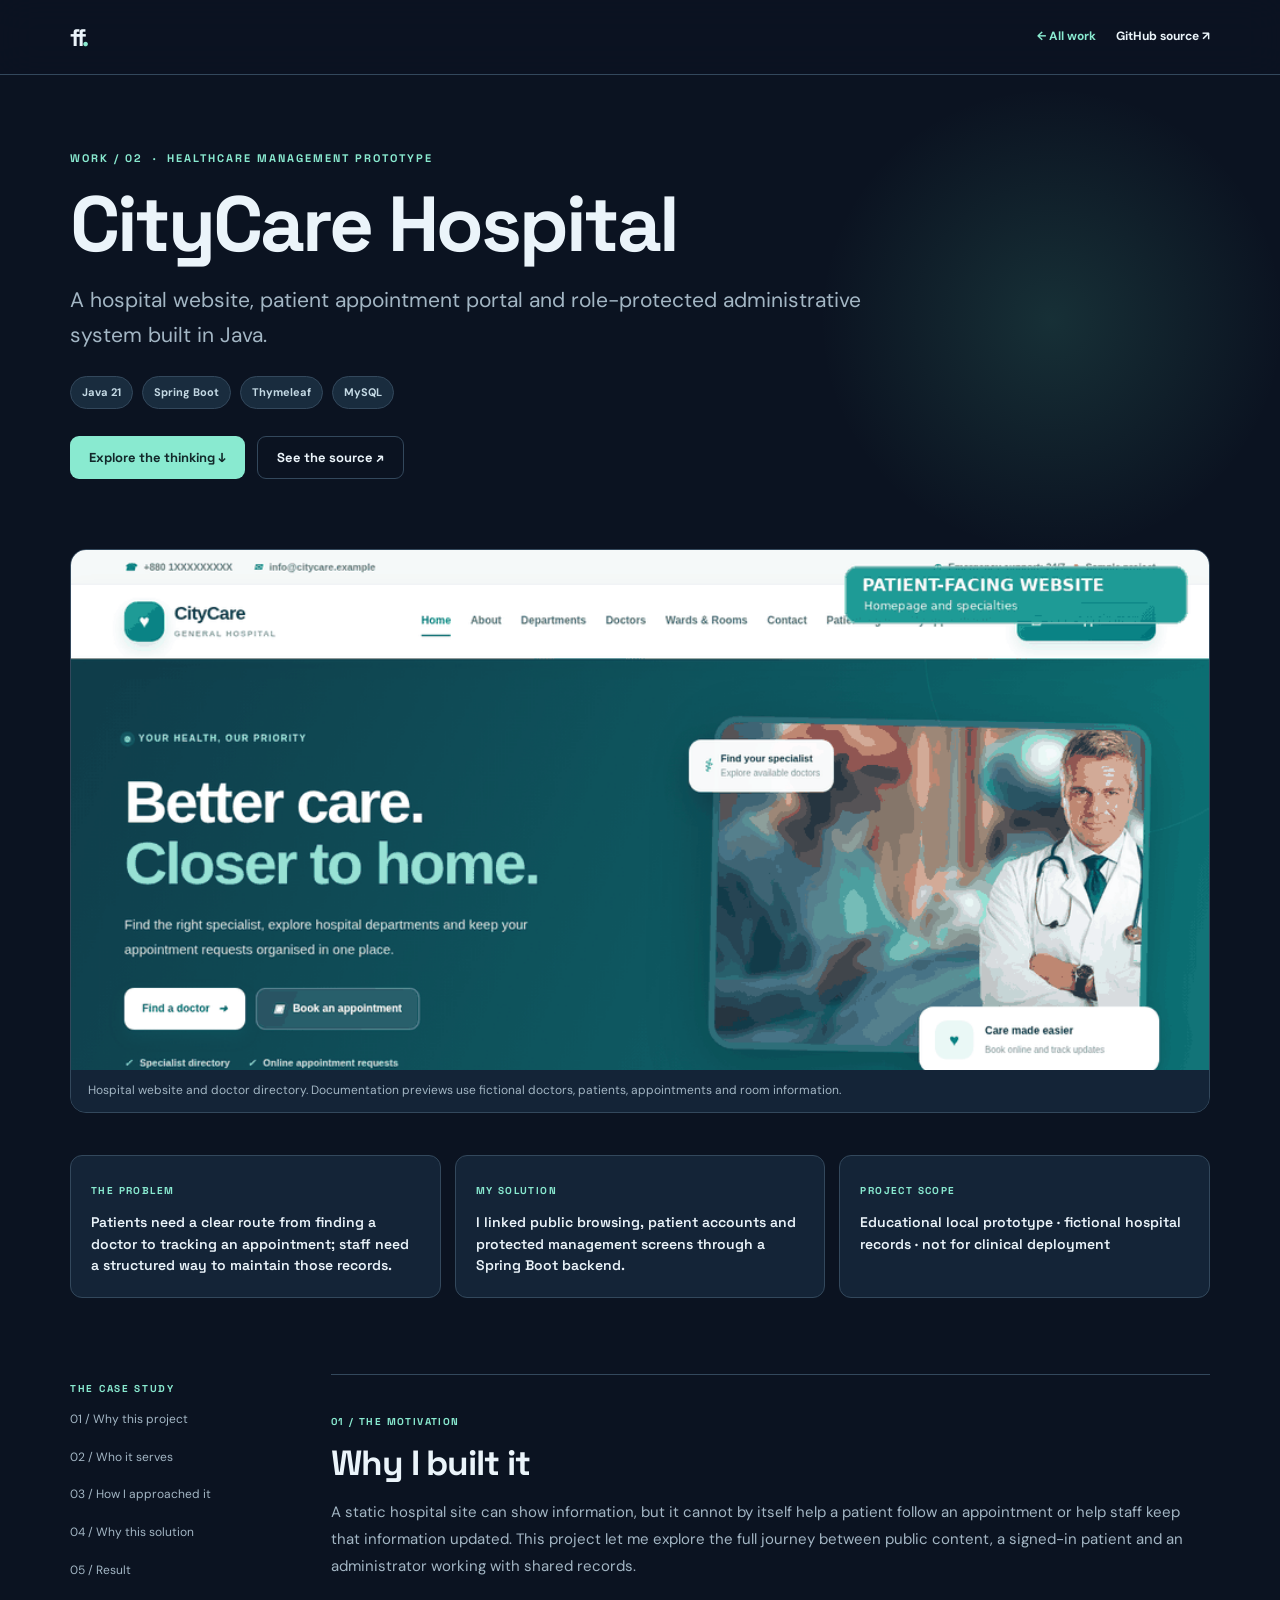
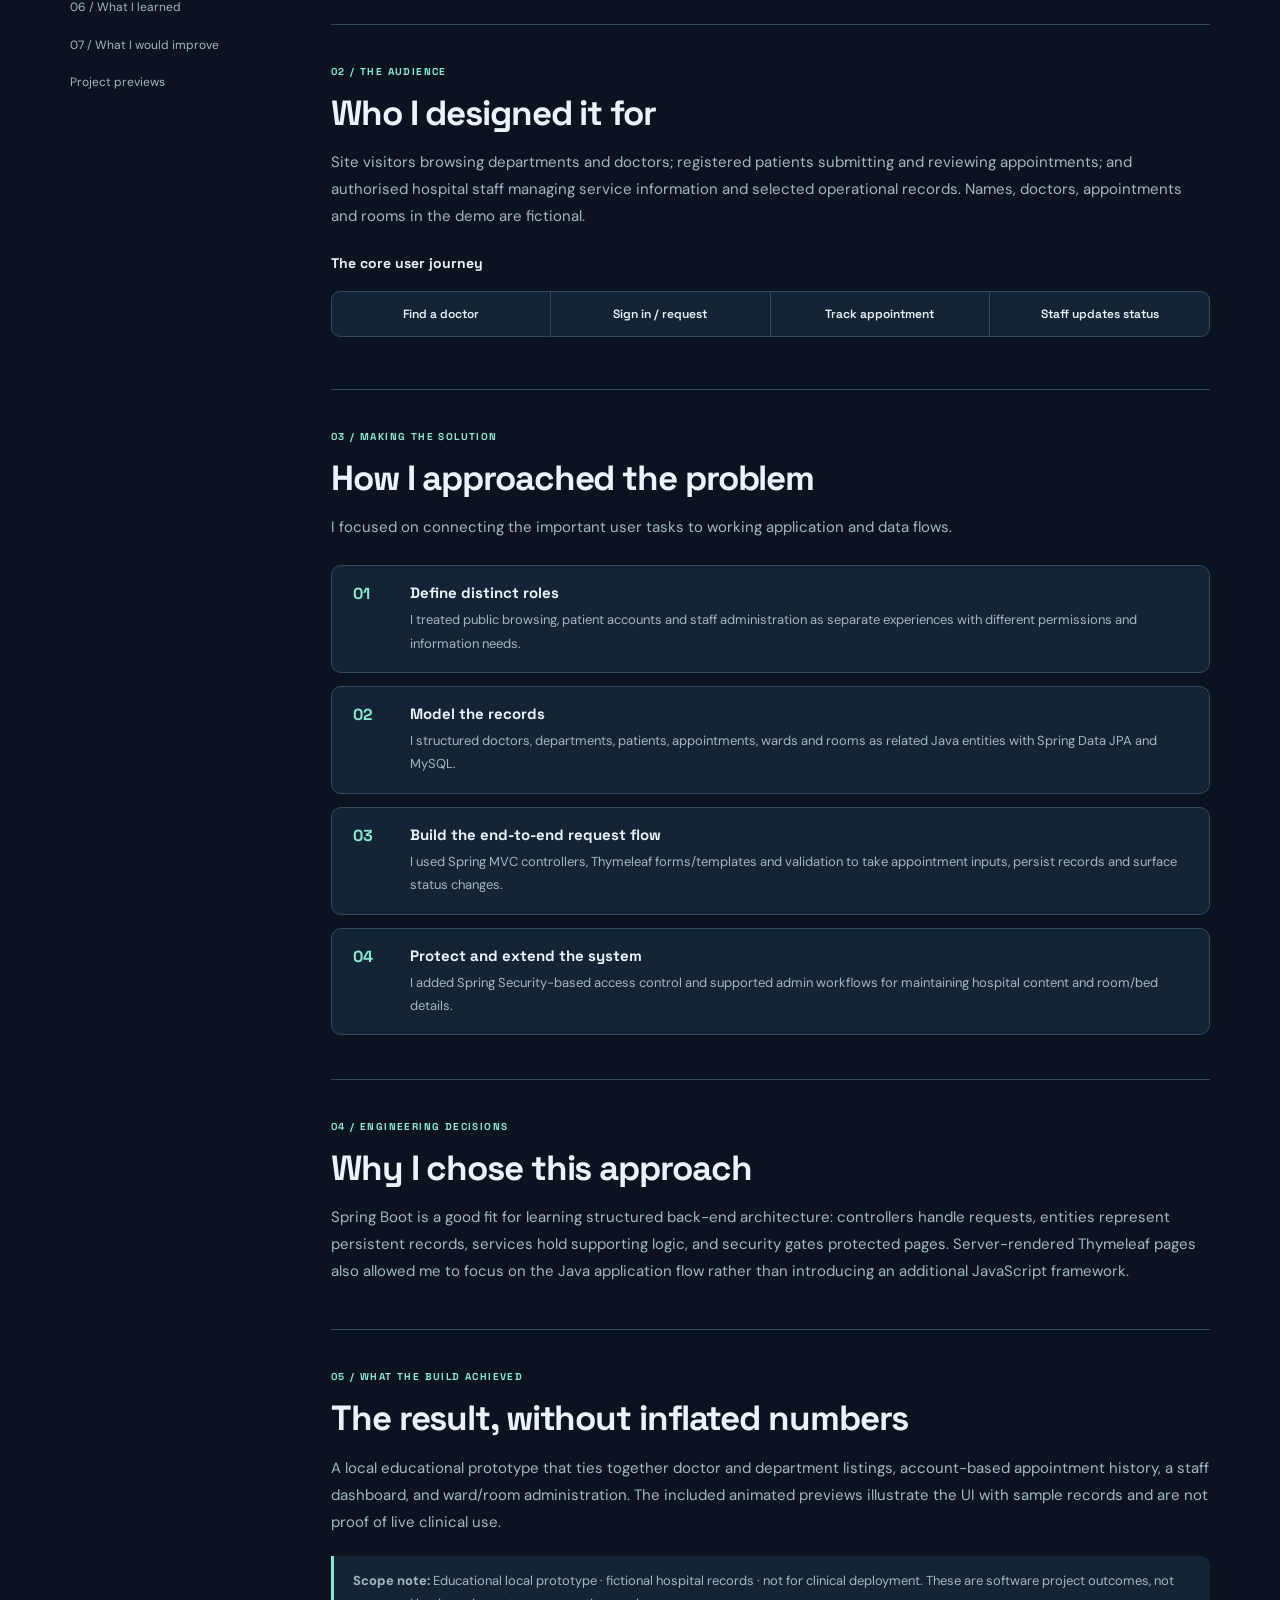
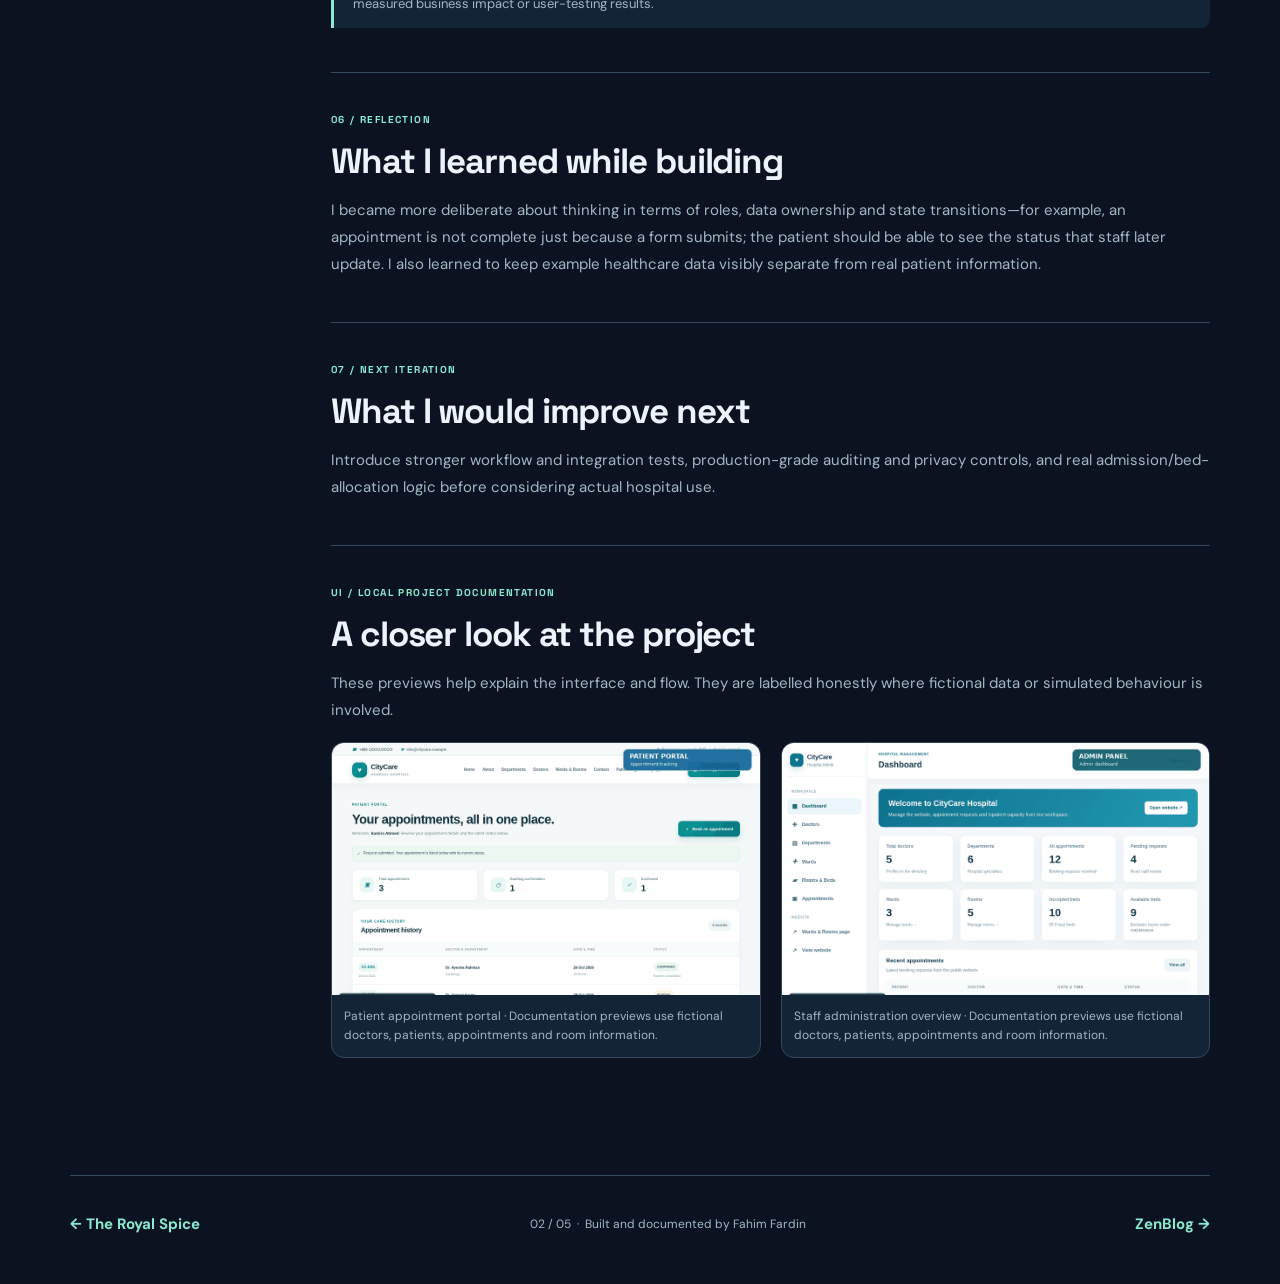
<file: work/citycare-hospital.html>
<!doctype html><html lang="en"><head><meta charset="utf-8"><meta name="viewport" content="width=device-width, initial-scale=1"><meta name="theme-color" content="#0b1321"><meta name="description" content="A hospital website, patient appointment portal and role-protected administrative system built in Java. Case study by Fahim Fardin."><title>CityCare Hospital — Project Case Study | Fahim Fardin</title><link rel="icon" href="../assets/img/favicon.svg" type="image/svg+xml"><link rel="preconnect" href="https://fonts.googleapis.com"><link rel="preconnect" href="https://fonts.gstatic.com" crossorigin><link href="https://fonts.googleapis.com/css2?family=DM+Sans:wght@400;500;600;700&family=Space+Grotesk:wght@400;500;600;700&display=swap" rel="stylesheet"><link rel="stylesheet" href="case-study.css"></head>
<body>
<a href="#case-content" style="position:absolute;left:-9999px" onfocus="this.style.left='15px'" onblur="this.style.left='-9999px'">Skip to content</a>
<header class="case-nav"><div class="shell nav-inner"><a class="brand" href="../index.html#home" aria-label="Fahim Fardin Home">ff<span>.</span></a><nav class="case-navlinks" aria-label="Case study navigation"><a href="../index.html#projects">← All work</a><a href="https://github.com/fahim-fardin-1045/city-care-hospital-management-system" target="_blank" rel="noopener noreferrer">GitHub source ↗</a></nav></div></header>
<main id="case-content" class="shell"><section class="case-hero"><div class="eyebrow">WORK / 02 &nbsp;·&nbsp; Healthcare management prototype</div><h1 class="case-title">CityCare Hospital</h1><p class="case-lead">A hospital website, patient appointment portal and role-protected administrative system built in Java.</p><div class="case-summary"><span class="case-tag">Java 21</span><span class="case-tag">Spring Boot</span><span class="case-tag">Thymeleaf</span><span class="case-tag">MySQL</span></div><div class="case-actions"><a class="primary" href="#problem">Explore the thinking ↓</a><a class="secondary" href="https://github.com/fahim-fardin-1045/city-care-hospital-management-system" target="_blank" rel="noopener noreferrer">See the source ↗</a></div></section>
<figure class="case-preview"><picture><source media="(prefers-reduced-motion: reduce)" srcset="../assets/img/work/citycare-hospital-1.webp"><img src="../assets/img/work/citycare-hospital-1.gif" alt="Hospital website and doctor directory" loading="lazy" decoding="async"></picture><figcaption>Hospital website and doctor directory. Documentation previews use fictional doctors, patients, appointments and room information.</figcaption></figure>
<div class="glance"><div class="glance-item"><span>The problem</span><strong>Patients need a clear route from finding a doctor to tracking an appointment; staff need a structured way to maintain those records.</strong></div><div class="glance-item"><span>My solution</span><strong>I linked public browsing, patient accounts and protected management screens through a Spring Boot backend.</strong></div><div class="glance-item"><span>Project scope</span><strong>Educational local prototype · fictional hospital records · not for clinical deployment</strong></div></div>
<div class="body-layout"><nav class="toc" aria-label="On this page"><span>THE CASE STUDY</span><a href="#problem">01 / Why this project</a><a href="#users">02 / Who it serves</a><a href="#approach">03 / How I approached it</a><a href="#decision">04 / Why this solution</a><a href="#result">05 / Result</a><a href="#learning">06 / What I learned</a><a href="#next">07 / What I would improve</a><a href="#gallery">Project previews</a></nav><div class="case-sections">
<section id="problem" class="case-section"><span class="section-index">01 / The motivation</span><h2>Why I built it</h2><p>A static hospital site can show information, but it cannot by itself help a patient follow an appointment or help staff keep that information updated. This project let me explore the full journey between public content, a signed-in patient and an administrator working with shared records.</p></section>
<section id="users" class="case-section"><span class="section-index">02 / The audience</span><h2>Who I designed it for</h2><p>Site visitors browsing departments and doctors; registered patients submitting and reviewing appointments; and authorised hospital staff managing service information and selected operational records. Names, doctors, appointments and rooms in the demo are fictional.</p><h3 style="font:700 14px var(--heading);margin-top:24px">The core user journey</h3><div class="journey" aria-label="User journey"><span>Find a doctor</span><span>Sign in / request</span><span>Track appointment</span><span>Staff updates status</span></div></section>
<section id="approach" class="case-section"><span class="section-index">03 / Making the solution</span><h2>How I approached the problem</h2><p>I focused on connecting the important user tasks to working application and data flows.</p><div class="process"><div class="step"><span class="step-index">01</span><div><h3>Define distinct roles</h3><p>I treated public browsing, patient accounts and staff administration as separate experiences with different permissions and information needs.</p></div></div><div class="step"><span class="step-index">02</span><div><h3>Model the records</h3><p>I structured doctors, departments, patients, appointments, wards and rooms as related Java entities with Spring Data JPA and MySQL.</p></div></div><div class="step"><span class="step-index">03</span><div><h3>Build the end-to-end request flow</h3><p>I used Spring MVC controllers, Thymeleaf forms/templates and validation to take appointment inputs, persist records and surface status changes.</p></div></div><div class="step"><span class="step-index">04</span><div><h3>Protect and extend the system</h3><p>I added Spring Security-based access control and supported admin workflows for maintaining hospital content and room/bed details.</p></div></div></div></section>
<section id="decision" class="case-section"><span class="section-index">04 / Engineering decisions</span><h2>Why I chose this approach</h2><p>Spring Boot is a good fit for learning structured back-end architecture: controllers handle requests, entities represent persistent records, services hold supporting logic, and security gates protected pages. Server-rendered Thymeleaf pages also allowed me to focus on the Java application flow rather than introducing an additional JavaScript framework.</p></section>
<section id="result" class="case-section"><span class="section-index">05 / What the build achieved</span><h2>The result, without inflated numbers</h2><p>A local educational prototype that ties together doctor and department listings, account-based appointment history, a staff dashboard, and ward/room administration. The included animated previews illustrate the UI with sample records and are not proof of live clinical use.</p><div class="boundary"><strong>Scope note:</strong> Educational local prototype · fictional hospital records · not for clinical deployment. These are software project outcomes, not measured business impact or user-testing results.</div></section>
<section id="learning" class="case-section"><span class="section-index">06 / Reflection</span><h2>What I learned while building</h2><p>I became more deliberate about thinking in terms of roles, data ownership and state transitions—for example, an appointment is not complete just because a form submits; the patient should be able to see the status that staff later update. I also learned to keep example healthcare data visibly separate from real patient information.</p></section>
<section id="next" class="case-section"><span class="section-index">07 / Next iteration</span><h2>What I would improve next</h2><p>Introduce stronger workflow and integration tests, production-grade auditing and privacy controls, and real admission/bed-allocation logic before considering actual hospital use.</p></section>
<section id="gallery" class="case-section"><span class="section-index">UI / Local project documentation</span><h2>A closer look at the project</h2><p>These previews help explain the interface and flow. They are labelled honestly where fictional data or simulated behaviour is involved.</p><div class="media-gallery"><figure><picture><source media="(prefers-reduced-motion: reduce)" srcset="../assets/img/work/citycare-hospital-2.webp"><img src="../assets/img/work/citycare-hospital-2.gif" alt="Patient appointment portal" loading="lazy" decoding="async"></picture><figcaption>Patient appointment portal · Documentation previews use fictional doctors, patients, appointments and room information.</figcaption></figure><figure><picture><source media="(prefers-reduced-motion: reduce)" srcset="../assets/img/work/citycare-hospital-3.webp"><img src="../assets/img/work/citycare-hospital-3.gif" alt="Staff administration overview" loading="lazy" decoding="async"></picture><figcaption>Staff administration overview · Documentation previews use fictional doctors, patients, appointments and room information.</figcaption></figure></div></section>
</div></div><footer class="case-footer"><a href="royal-spice.html">← The Royal Spice</a><span>02 / 05 &nbsp;·&nbsp; Built and documented by Fahim Fardin</span><a href="zenblog.html">ZenBlog →</a></footer></main></body></html>
</file>
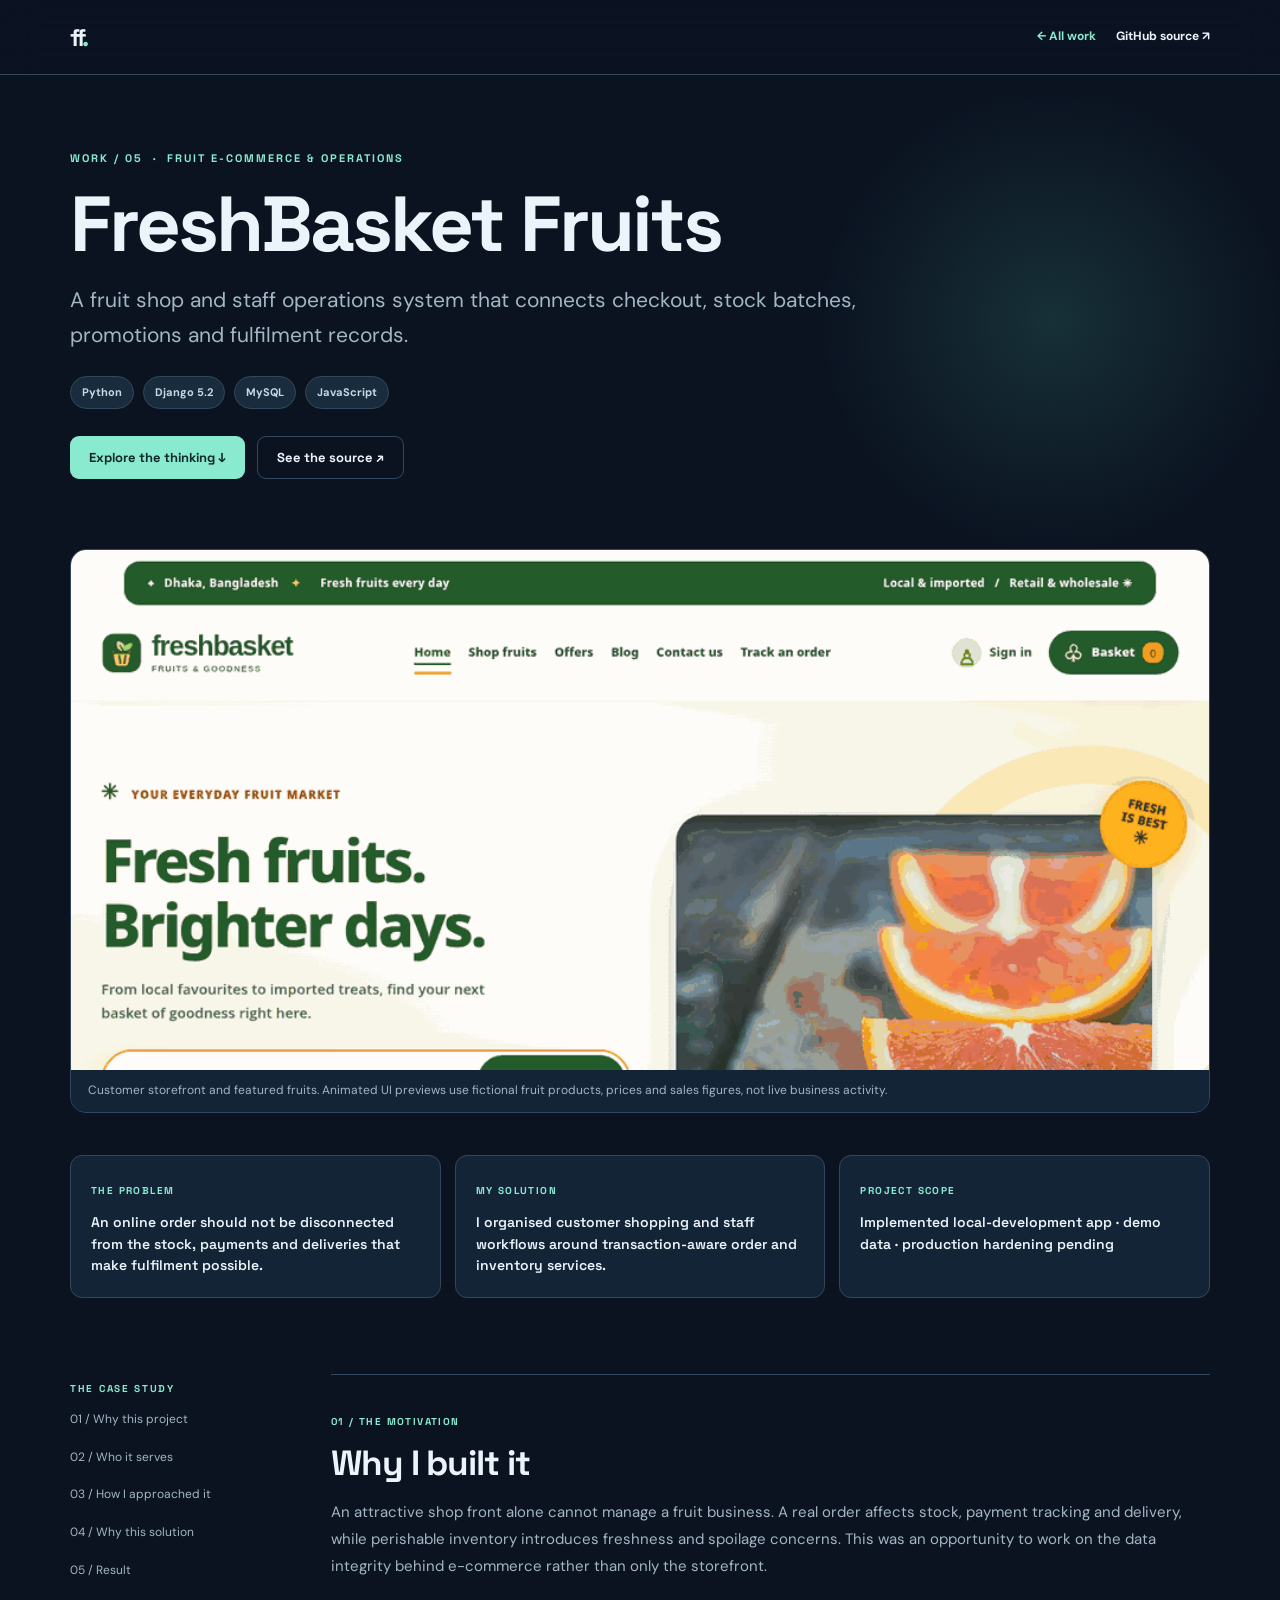
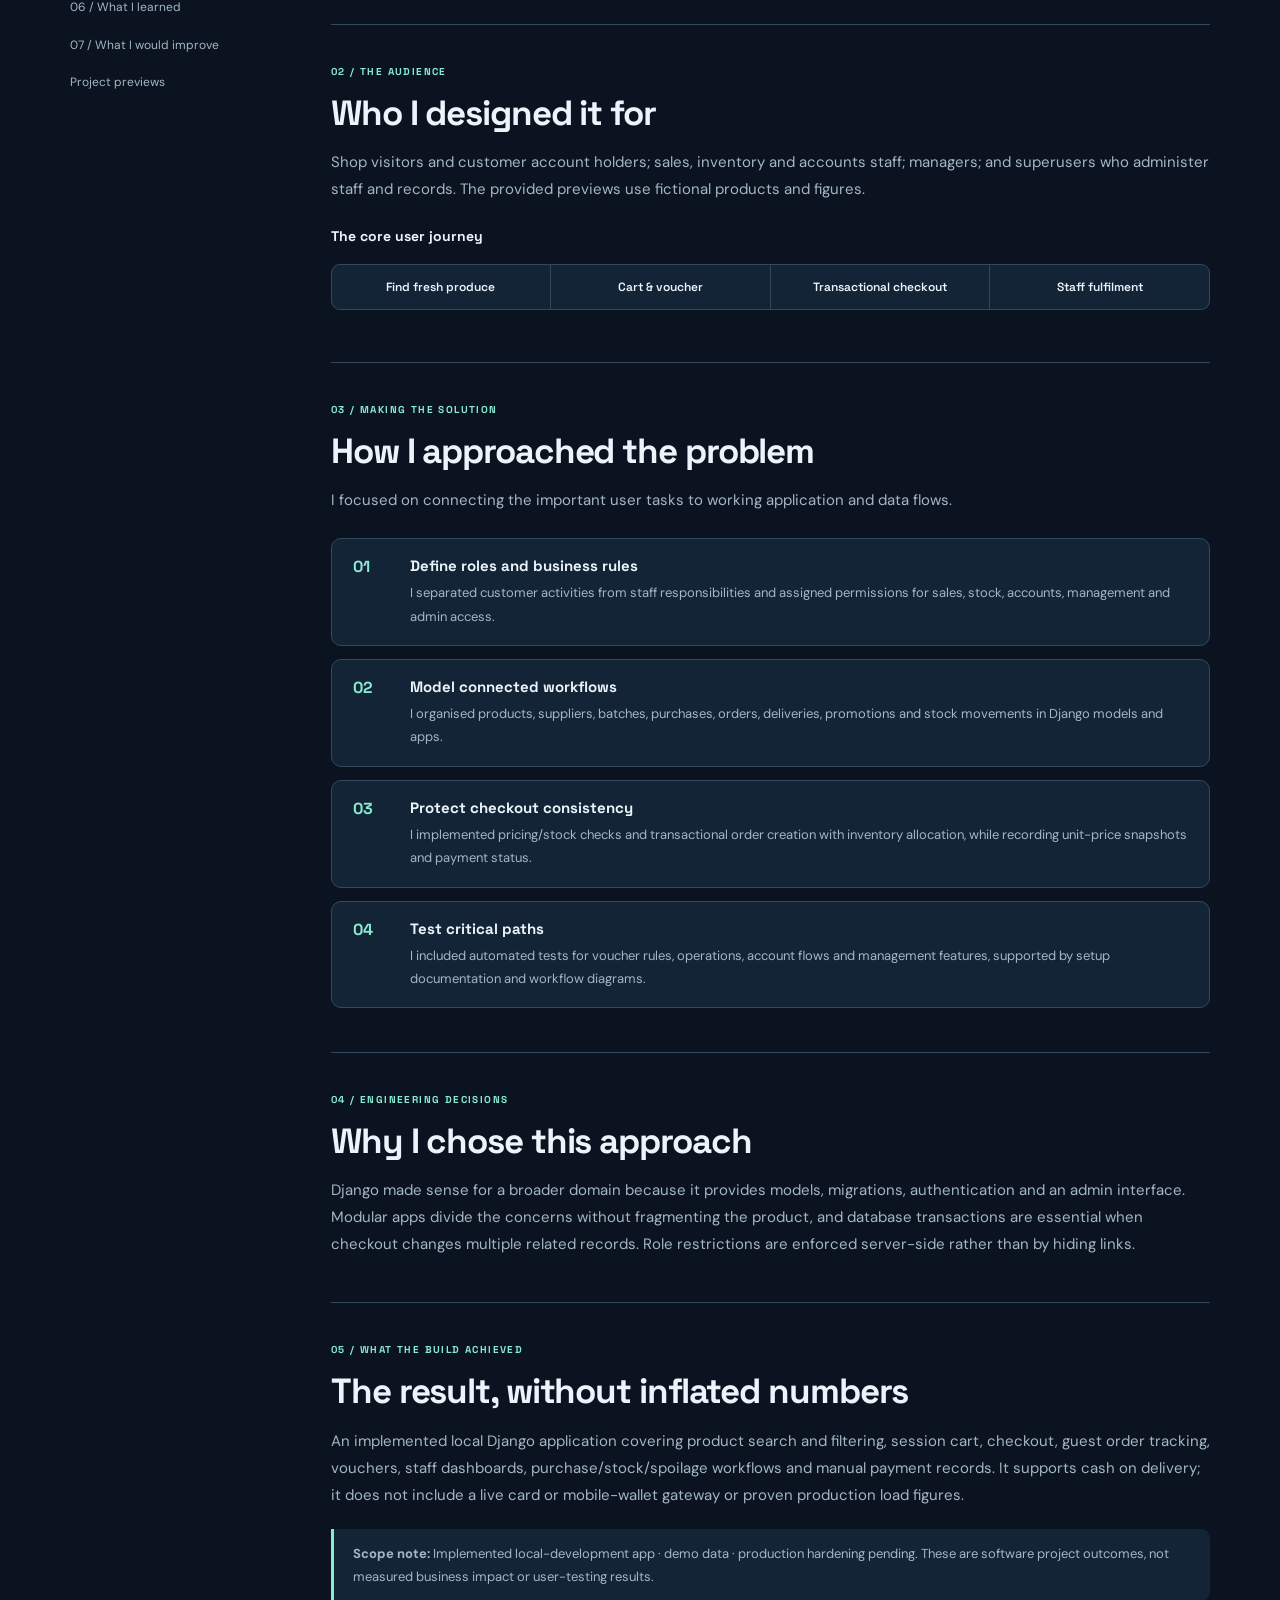
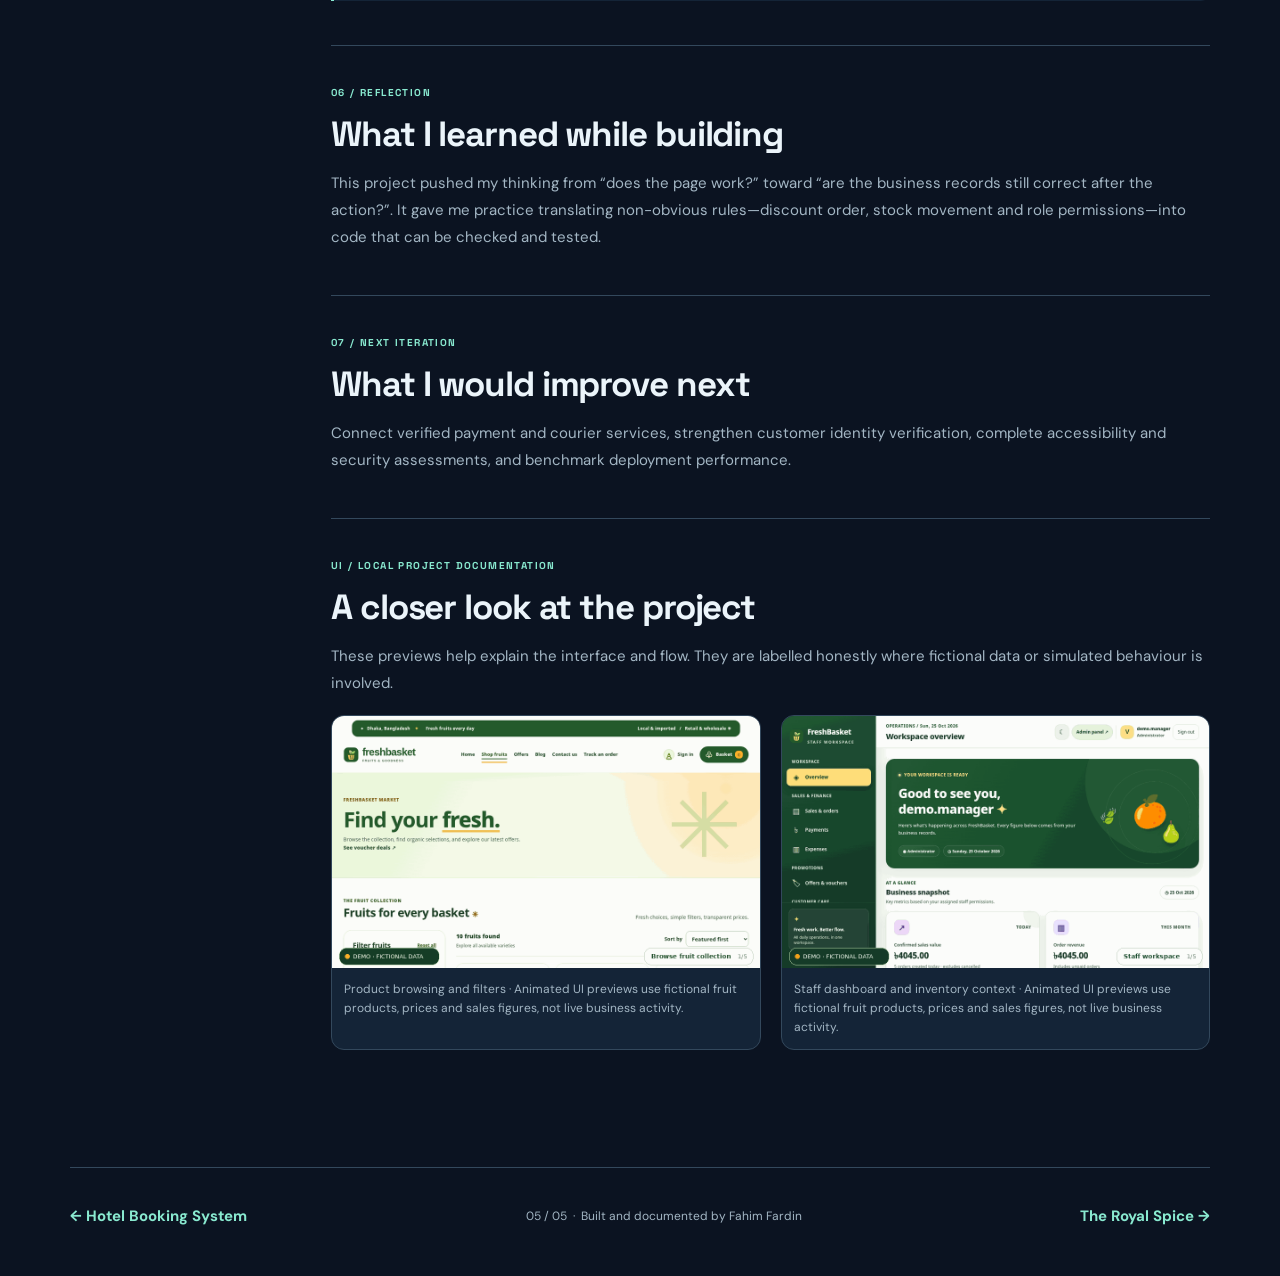
<file: work/freshbasket.html>
<!doctype html>
<html lang="en">
  <head>
    <meta charset="utf-8" />
    <meta name="viewport" content="width=device-width, initial-scale=1" />
    <meta name="theme-color" content="#0b1321" />
    <meta
      name="description"
      content="A fruit shop and staff operations system that connects checkout, stock batches, promotions and fulfilment records. Case study by Fahim Fardin."
    />
    <title>FreshBasket Fruits — Project Case Study | Fahim Fardin</title>
    <link rel="icon" href="../assets/img/favicon.svg" type="image/svg+xml" />
    <link rel="preconnect" href="https://fonts.googleapis.com" />
    <link rel="preconnect" href="https://fonts.gstatic.com" crossorigin />
    <link
      href="https://fonts.googleapis.com/css2?family=DM+Sans:wght@400;500;600;700&family=Space+Grotesk:wght@400;500;600;700&display=swap"
      rel="stylesheet"
    />
    <link rel="stylesheet" href="case-study.css" />
  </head>
  <body>
    <a
      href="#case-content"
      style="position: absolute; left: -9999px"
      onfocus="this.style.left = '15px'"
      onblur="this.style.left = '-9999px'"
      >Skip to content</a
    >
    <header class="case-nav">
      <div class="shell nav-inner">
        <a
          class="brand"
          href="../index.html#home"
          aria-label="Fahim Fardin Home"
          >ff<span>.</span></a
        >
        <nav class="case-navlinks" aria-label="Case study navigation">
          <a href="../index.html#projects">← All work</a
          ><a
            href="https://github.com/fahim-fardin-1045/freshbasket"
            target="_blank"
            rel="noopener noreferrer"
            >GitHub source ↗</a
          >
        </nav>
      </div>
    </header>
    <main id="case-content" class="shell">
      <section class="case-hero">
        <div class="eyebrow">
          WORK / 05 &nbsp;·&nbsp; Fruit e-commerce &amp; operations
        </div>
        <h1 class="case-title">FreshBasket Fruits</h1>
        <p class="case-lead">
          A fruit shop and staff operations system that connects checkout, stock
          batches, promotions and fulfilment records.
        </p>
        <div class="case-summary">
          <span class="case-tag">Python</span
          ><span class="case-tag">Django 5.2</span
          ><span class="case-tag">MySQL</span
          ><span class="case-tag">JavaScript</span>
        </div>
        <div class="case-actions">
          <a class="primary" href="#problem">Explore the thinking ↓</a
          ><a
            class="secondary"
            href="https://github.com/fahim-fardin-1045/freshbasket"
            target="_blank"
            rel="noopener noreferrer"
            >See the source ↗</a
          >
        </div>
      </section>
      <figure class="case-preview">
        <picture
          ><source
            media="(prefers-reduced-motion: reduce)"
            srcset="../assets/img/work/freshbasket-1.webp" />
          <img
            src="../assets/img/work/freshbasket-1.gif"
            alt="Customer storefront and featured fruits"
            loading="lazy"
            decoding="async"
        /></picture>
        <figcaption>
          Customer storefront and featured fruits. Animated UI previews use
          fictional fruit products, prices and sales figures, not live business
          activity.
        </figcaption>
      </figure>
      <div class="glance">
        <div class="glance-item">
          <span>The problem</span
          ><strong
            >An online order should not be disconnected from the stock, payments
            and deliveries that make fulfilment possible.</strong
          >
        </div>
        <div class="glance-item">
          <span>My solution</span
          ><strong
            >I organised customer shopping and staff workflows around
            transaction-aware order and inventory services.</strong
          >
        </div>
        <div class="glance-item">
          <span>Project scope</span
          ><strong
            >Implemented local-development app · demo data · production
            hardening pending</strong
          >
        </div>
      </div>
      <div class="body-layout">
        <nav class="toc" aria-label="On this page">
          <span>THE CASE STUDY</span><a href="#problem">01 / Why this project</a
          ><a href="#users">02 / Who it serves</a
          ><a href="#approach">03 / How I approached it</a
          ><a href="#decision">04 / Why this solution</a
          ><a href="#result">05 / Result</a
          ><a href="#learning">06 / What I learned</a
          ><a href="#next">07 / What I would improve</a
          ><a href="#gallery">Project previews</a>
        </nav>
        <div class="case-sections">
          <section id="problem" class="case-section">
            <span class="section-index">01 / The motivation</span>
            <h2>Why I built it</h2>
            <p>
              An attractive shop front alone cannot manage a fruit business. A
              real order affects stock, payment tracking and delivery, while
              perishable inventory introduces freshness and spoilage concerns.
              This was an opportunity to work on the data integrity behind
              e-commerce rather than only the storefront.
            </p>
          </section>
          <section id="users" class="case-section">
            <span class="section-index">02 / The audience</span>
            <h2>Who I designed it for</h2>
            <p>
              Shop visitors and customer account holders; sales, inventory and
              accounts staff; managers; and superusers who administer staff and
              records. The provided previews use fictional products and figures.
            </p>
            <h3 style="font: 700 14px var(--heading); margin-top: 24px">
              The core user journey
            </h3>
            <div class="journey" aria-label="User journey">
              <span>Find fresh produce</span><span>Cart &amp; voucher</span
              ><span>Transactional checkout</span><span>Staff fulfilment</span>
            </div>
          </section>
          <section id="approach" class="case-section">
            <span class="section-index">03 / Making the solution</span>
            <h2>How I approached the problem</h2>
            <p>
              I focused on connecting the important user tasks to working
              application and data flows.
            </p>
            <div class="process">
              <div class="step">
                <span class="step-index">01</span>
                <div>
                  <h3>Define roles and business rules</h3>
                  <p>
                    I separated customer activities from staff responsibilities
                    and assigned permissions for sales, stock, accounts,
                    management and admin access.
                  </p>
                </div>
              </div>
              <div class="step">
                <span class="step-index">02</span>
                <div>
                  <h3>Model connected workflows</h3>
                  <p>
                    I organised products, suppliers, batches, purchases, orders,
                    deliveries, promotions and stock movements in Django models
                    and apps.
                  </p>
                </div>
              </div>
              <div class="step">
                <span class="step-index">03</span>
                <div>
                  <h3>Protect checkout consistency</h3>
                  <p>
                    I implemented pricing/stock checks and transactional order
                    creation with inventory allocation, while recording
                    unit-price snapshots and payment status.
                  </p>
                </div>
              </div>
              <div class="step">
                <span class="step-index">04</span>
                <div>
                  <h3>Test critical paths</h3>
                  <p>
                    I included automated tests for voucher rules, operations,
                    account flows and management features, supported by setup
                    documentation and workflow diagrams.
                  </p>
                </div>
              </div>
            </div>
          </section>
          <section id="decision" class="case-section">
            <span class="section-index">04 / Engineering decisions</span>
            <h2>Why I chose this approach</h2>
            <p>
              Django made sense for a broader domain because it provides models,
              migrations, authentication and an admin interface. Modular apps
              divide the concerns without fragmenting the product, and database
              transactions are essential when checkout changes multiple related
              records. Role restrictions are enforced server-side rather than by
              hiding links.
            </p>
          </section>
          <section id="result" class="case-section">
            <span class="section-index">05 / What the build achieved</span>
            <h2>The result, without inflated numbers</h2>
            <p>
              An implemented local Django application covering product search
              and filtering, session cart, checkout, guest order tracking,
              vouchers, staff dashboards, purchase/stock/spoilage workflows and
              manual payment records. It supports cash on delivery; it does not
              include a live card or mobile-wallet gateway or proven production
              load figures.
            </p>
            <div class="boundary">
              <strong>Scope note:</strong> Implemented local-development app ·
              demo data · production hardening pending. These are software
              project outcomes, not measured business impact or user-testing
              results.
            </div>
          </section>
          <section id="learning" class="case-section">
            <span class="section-index">06 / Reflection</span>
            <h2>What I learned while building</h2>
            <p>
              This project pushed my thinking from “does the page work?” toward
              “are the business records still correct after the action?”. It
              gave me practice translating non-obvious rules—discount order,
              stock movement and role permissions—into code that can be checked
              and tested.
            </p>
          </section>
          <section id="next" class="case-section">
            <span class="section-index">07 / Next iteration</span>
            <h2>What I would improve next</h2>
            <p>
              Connect verified payment and courier services, strengthen customer
              identity verification, complete accessibility and security
              assessments, and benchmark deployment performance.
            </p>
          </section>
          <section id="gallery" class="case-section">
            <span class="section-index">UI / Local project documentation</span>
            <h2>A closer look at the project</h2>
            <p>
              These previews help explain the interface and flow. They are
              labelled honestly where fictional data or simulated behaviour is
              involved.
            </p>
            <div class="media-gallery">
              <figure>
                <picture
                  ><source
                    media="(prefers-reduced-motion: reduce)"
                    srcset="../assets/img/work/freshbasket-2.webp" />
                  <img
                    src="../assets/img/work/freshbasket-2.gif"
                    alt="Product browsing and filters"
                    loading="lazy"
                    decoding="async"
                /></picture>
                <figcaption>
                  Product browsing and filters · Animated UI previews use
                  fictional fruit products, prices and sales figures, not live
                  business activity.
                </figcaption>
              </figure>
              <figure>
                <picture
                  ><source
                    media="(prefers-reduced-motion: reduce)"
                    srcset="../assets/img/work/freshbasket-3.webp" />
                  <img
                    src="../assets/img/work/freshbasket-3.gif"
                    alt="Staff dashboard and inventory context"
                    loading="lazy"
                    decoding="async"
                /></picture>
                <figcaption>
                  Staff dashboard and inventory context · Animated UI previews
                  use fictional fruit products, prices and sales figures, not
                  live business activity.
                </figcaption>
              </figure>
            </div>
          </section>
        </div>
      </div>
      <footer class="case-footer">
        <a href="hotel-booking.html">← Hotel Booking System</a
        ><span>05 / 05 &nbsp;·&nbsp; Built and documented by Fahim Fardin</span
        ><a href="royal-spice.html">The Royal Spice →</a>
      </footer>
    </main>
  </body>
</html>
</file>
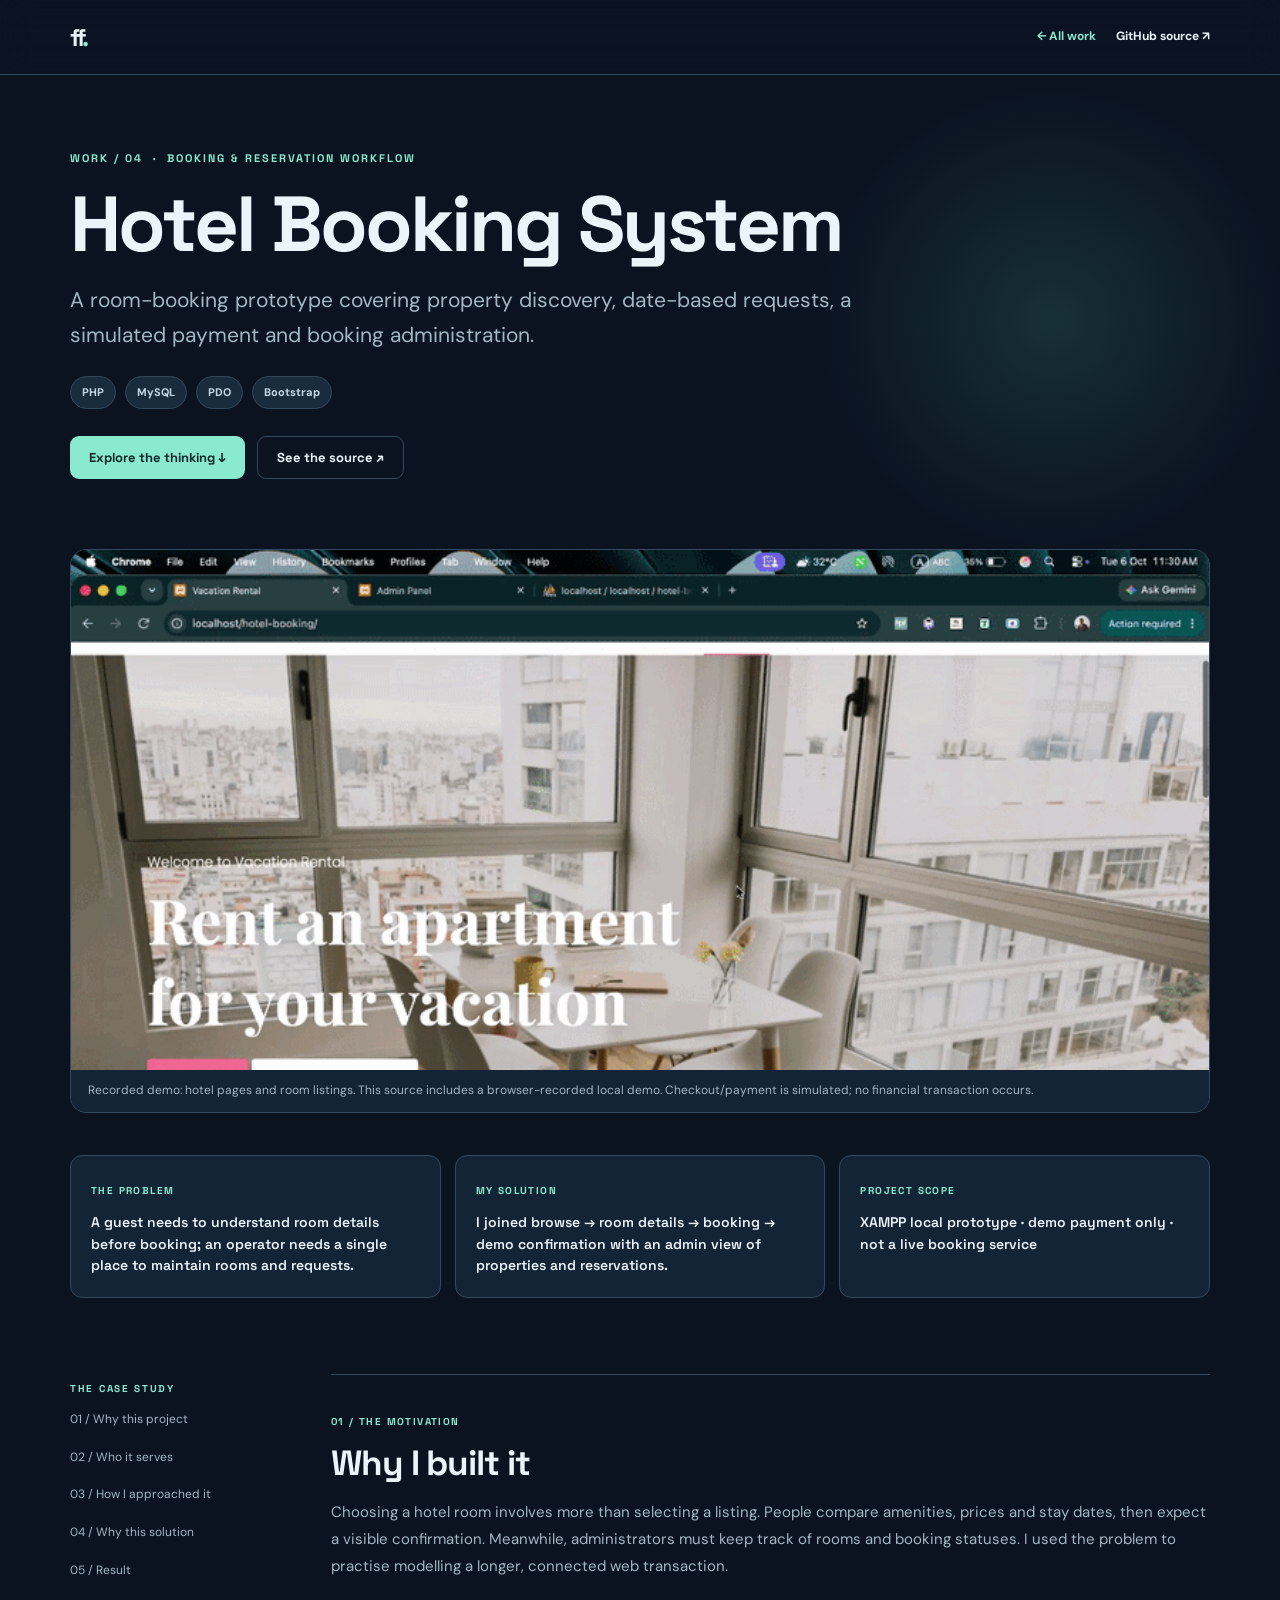
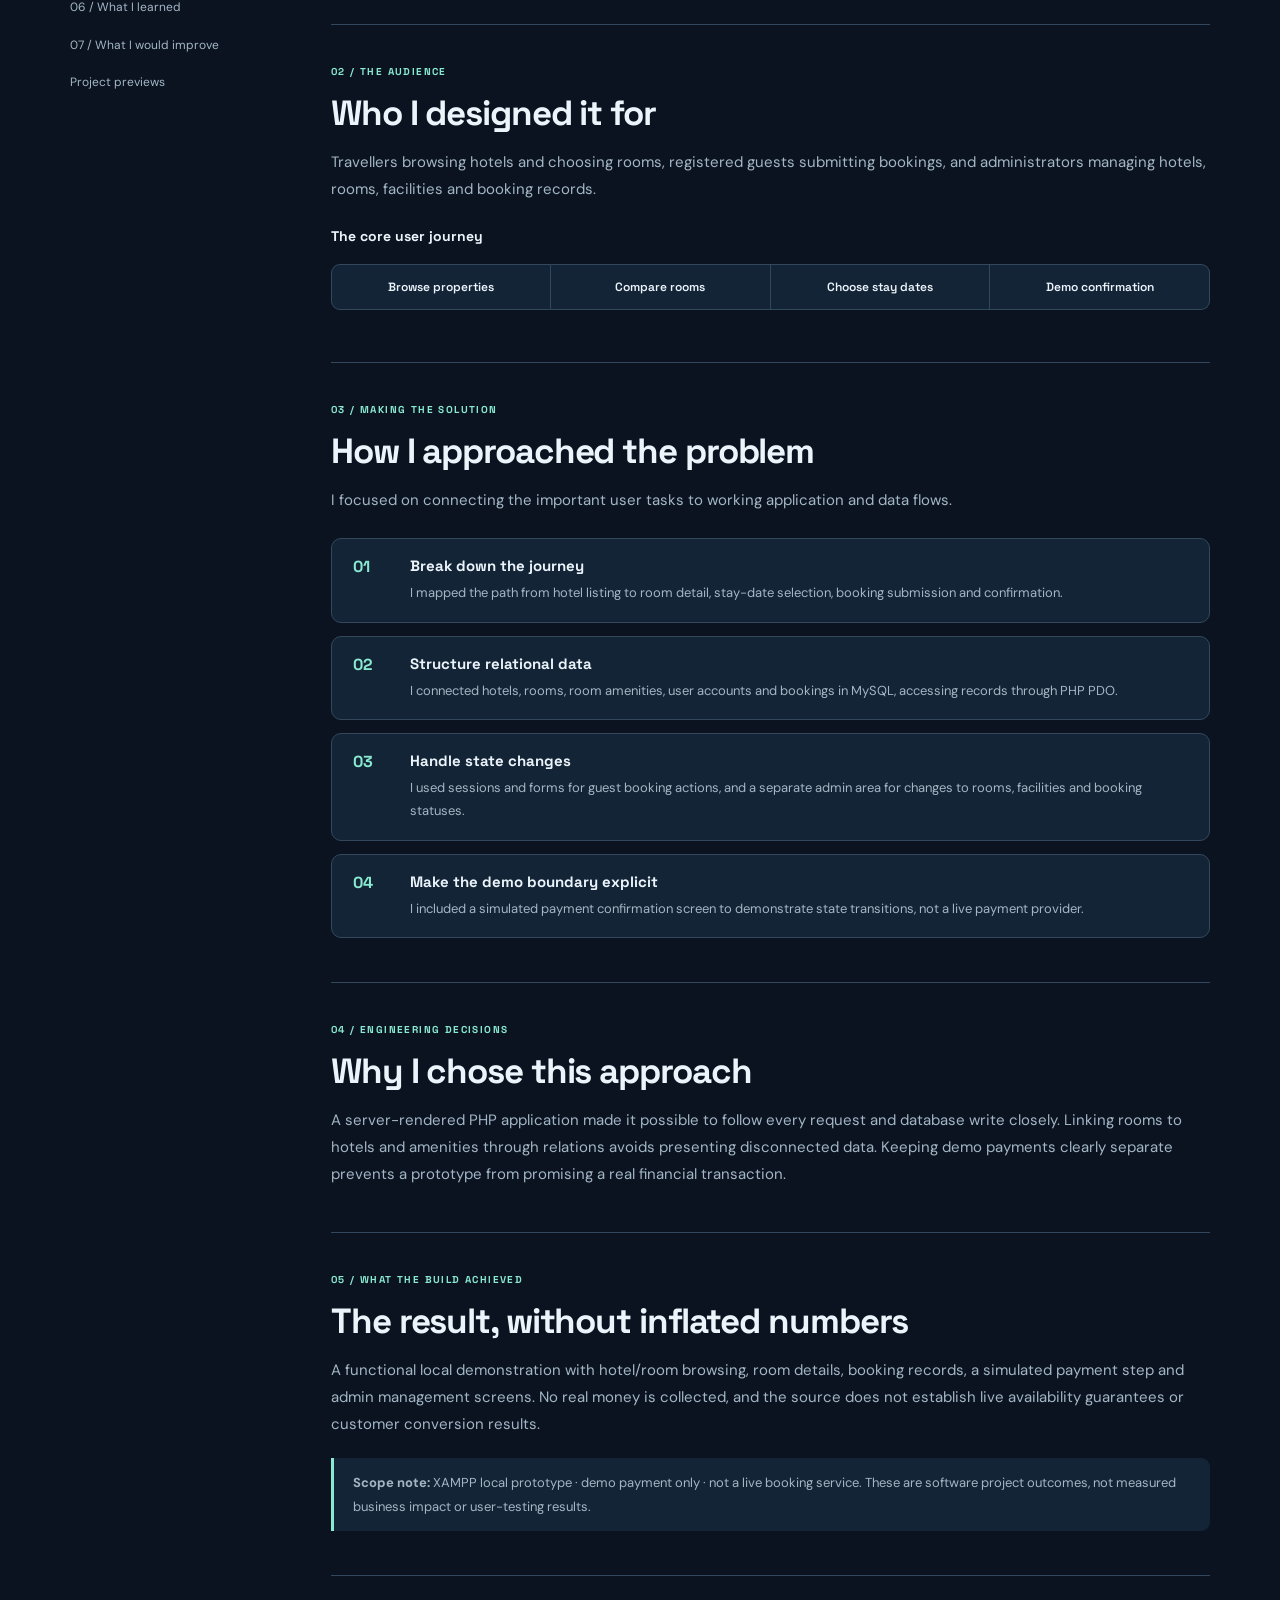
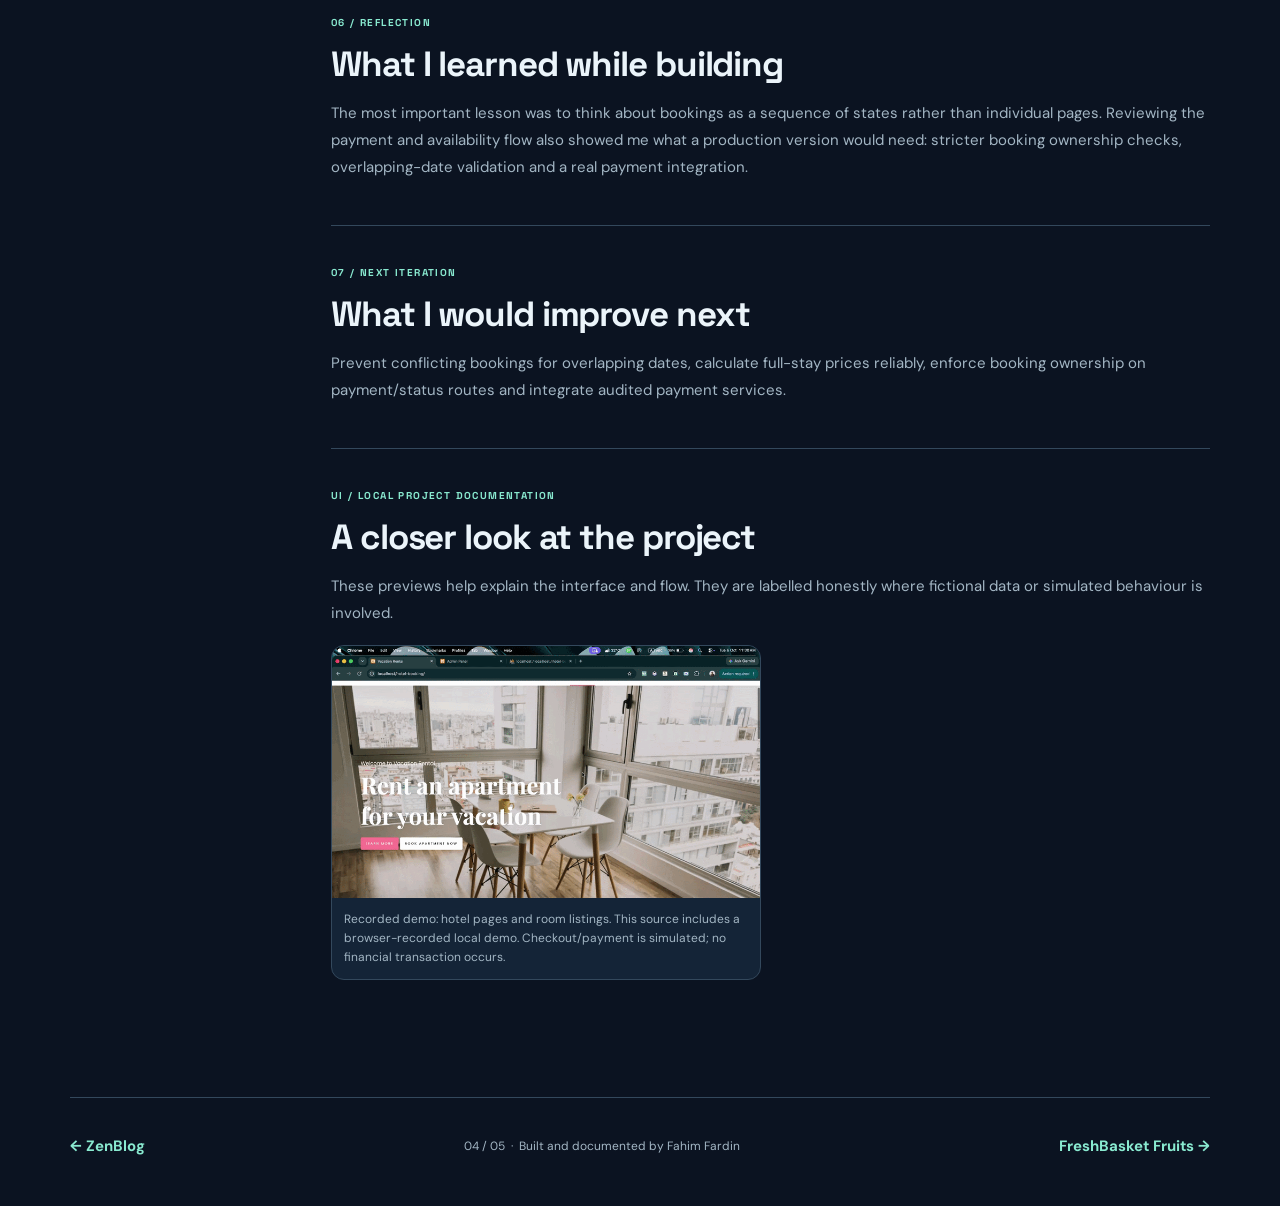
<file: work/hotel-booking.html>
<!doctype html><html lang="en"><head><meta charset="utf-8"><meta name="viewport" content="width=device-width, initial-scale=1"><meta name="theme-color" content="#0b1321"><meta name="description" content="A room-booking prototype covering property discovery, date-based requests, a simulated payment and booking administration. Case study by Fahim Fardin."><title>Hotel Booking System — Project Case Study | Fahim Fardin</title><link rel="icon" href="../assets/img/favicon.svg" type="image/svg+xml"><link rel="preconnect" href="https://fonts.googleapis.com"><link rel="preconnect" href="https://fonts.gstatic.com" crossorigin><link href="https://fonts.googleapis.com/css2?family=DM+Sans:wght@400;500;600;700&family=Space+Grotesk:wght@400;500;600;700&display=swap" rel="stylesheet"><link rel="stylesheet" href="case-study.css"></head>
<body>
<a href="#case-content" style="position:absolute;left:-9999px" onfocus="this.style.left='15px'" onblur="this.style.left='-9999px'">Skip to content</a>
<header class="case-nav"><div class="shell nav-inner"><a class="brand" href="../index.html#home" aria-label="Fahim Fardin Home">ff<span>.</span></a><nav class="case-navlinks" aria-label="Case study navigation"><a href="../index.html#projects">← All work</a><a href="https://github.com/fahim-fardin-1045/hotel_booking" target="_blank" rel="noopener noreferrer">GitHub source ↗</a></nav></div></header>
<main id="case-content" class="shell"><section class="case-hero"><div class="eyebrow">WORK / 04 &nbsp;·&nbsp; Booking &amp; reservation workflow</div><h1 class="case-title">Hotel Booking System</h1><p class="case-lead">A room-booking prototype covering property discovery, date-based requests, a simulated payment and booking administration.</p><div class="case-summary"><span class="case-tag">PHP</span><span class="case-tag">MySQL</span><span class="case-tag">PDO</span><span class="case-tag">Bootstrap</span></div><div class="case-actions"><a class="primary" href="#problem">Explore the thinking ↓</a><a class="secondary" href="https://github.com/fahim-fardin-1045/hotel_booking" target="_blank" rel="noopener noreferrer">See the source ↗</a></div></section>
<figure class="case-preview"><picture><source media="(prefers-reduced-motion: reduce)" srcset="../assets/img/work/hotel-booking-1.webp"><img src="../assets/img/work/hotel-booking-1.gif" alt="Recorded demo: hotel pages and room listings" loading="lazy" decoding="async"></picture><figcaption>Recorded demo: hotel pages and room listings. This source includes a browser-recorded local demo. Checkout/payment is simulated; no financial transaction occurs.</figcaption></figure>
<div class="glance"><div class="glance-item"><span>The problem</span><strong>A guest needs to understand room details before booking; an operator needs a single place to maintain rooms and requests.</strong></div><div class="glance-item"><span>My solution</span><strong>I joined browse → room details → booking → demo confirmation with an admin view of properties and reservations.</strong></div><div class="glance-item"><span>Project scope</span><strong>XAMPP local prototype · demo payment only · not a live booking service</strong></div></div>
<div class="body-layout"><nav class="toc" aria-label="On this page"><span>THE CASE STUDY</span><a href="#problem">01 / Why this project</a><a href="#users">02 / Who it serves</a><a href="#approach">03 / How I approached it</a><a href="#decision">04 / Why this solution</a><a href="#result">05 / Result</a><a href="#learning">06 / What I learned</a><a href="#next">07 / What I would improve</a><a href="#gallery">Project previews</a></nav><div class="case-sections">
<section id="problem" class="case-section"><span class="section-index">01 / The motivation</span><h2>Why I built it</h2><p>Choosing a hotel room involves more than selecting a listing. People compare amenities, prices and stay dates, then expect a visible confirmation. Meanwhile, administrators must keep track of rooms and booking statuses. I used the problem to practise modelling a longer, connected web transaction.</p></section>
<section id="users" class="case-section"><span class="section-index">02 / The audience</span><h2>Who I designed it for</h2><p>Travellers browsing hotels and choosing rooms, registered guests submitting bookings, and administrators managing hotels, rooms, facilities and booking records.</p><h3 style="font:700 14px var(--heading);margin-top:24px">The core user journey</h3><div class="journey" aria-label="User journey"><span>Browse properties</span><span>Compare rooms</span><span>Choose stay dates</span><span>Demo confirmation</span></div></section>
<section id="approach" class="case-section"><span class="section-index">03 / Making the solution</span><h2>How I approached the problem</h2><p>I focused on connecting the important user tasks to working application and data flows.</p><div class="process"><div class="step"><span class="step-index">01</span><div><h3>Break down the journey</h3><p>I mapped the path from hotel listing to room detail, stay-date selection, booking submission and confirmation.</p></div></div><div class="step"><span class="step-index">02</span><div><h3>Structure relational data</h3><p>I connected hotels, rooms, room amenities, user accounts and bookings in MySQL, accessing records through PHP PDO.</p></div></div><div class="step"><span class="step-index">03</span><div><h3>Handle state changes</h3><p>I used sessions and forms for guest booking actions, and a separate admin area for changes to rooms, facilities and booking statuses.</p></div></div><div class="step"><span class="step-index">04</span><div><h3>Make the demo boundary explicit</h3><p>I included a simulated payment confirmation screen to demonstrate state transitions, not a live payment provider.</p></div></div></div></section>
<section id="decision" class="case-section"><span class="section-index">04 / Engineering decisions</span><h2>Why I chose this approach</h2><p>A server-rendered PHP application made it possible to follow every request and database write closely. Linking rooms to hotels and amenities through relations avoids presenting disconnected data. Keeping demo payments clearly separate prevents a prototype from promising a real financial transaction.</p></section>
<section id="result" class="case-section"><span class="section-index">05 / What the build achieved</span><h2>The result, without inflated numbers</h2><p>A functional local demonstration with hotel/room browsing, room details, booking records, a simulated payment step and admin management screens. No real money is collected, and the source does not establish live availability guarantees or customer conversion results.</p><div class="boundary"><strong>Scope note:</strong> XAMPP local prototype · demo payment only · not a live booking service. These are software project outcomes, not measured business impact or user-testing results.</div></section>
<section id="learning" class="case-section"><span class="section-index">06 / Reflection</span><h2>What I learned while building</h2><p>The most important lesson was to think about bookings as a sequence of states rather than individual pages. Reviewing the payment and availability flow also showed me what a production version would need: stricter booking ownership checks, overlapping-date validation and a real payment integration.</p></section>
<section id="next" class="case-section"><span class="section-index">07 / Next iteration</span><h2>What I would improve next</h2><p>Prevent conflicting bookings for overlapping dates, calculate full-stay prices reliably, enforce booking ownership on payment/status routes and integrate audited payment services.</p></section>
<section id="gallery" class="case-section"><span class="section-index">UI / Local project documentation</span><h2>A closer look at the project</h2><p>These previews help explain the interface and flow. They are labelled honestly where fictional data or simulated behaviour is involved.</p><div class="media-gallery"><figure><picture><source media="(prefers-reduced-motion: reduce)" srcset="../assets/img/work/hotel-booking-1.webp"><img src="../assets/img/work/hotel-booking-1.gif" alt="Recorded demo: hotel pages and room listings" loading="lazy" decoding="async"></picture><figcaption>Recorded demo: hotel pages and room listings. This source includes a browser-recorded local demo. Checkout/payment is simulated; no financial transaction occurs.</figcaption></figure></div></section>
</div></div><footer class="case-footer"><a href="zenblog.html">← ZenBlog</a><span>04 / 05 &nbsp;·&nbsp; Built and documented by Fahim Fardin</span><a href="freshbasket.html">FreshBasket Fruits →</a></footer></main></body></html>
</file>
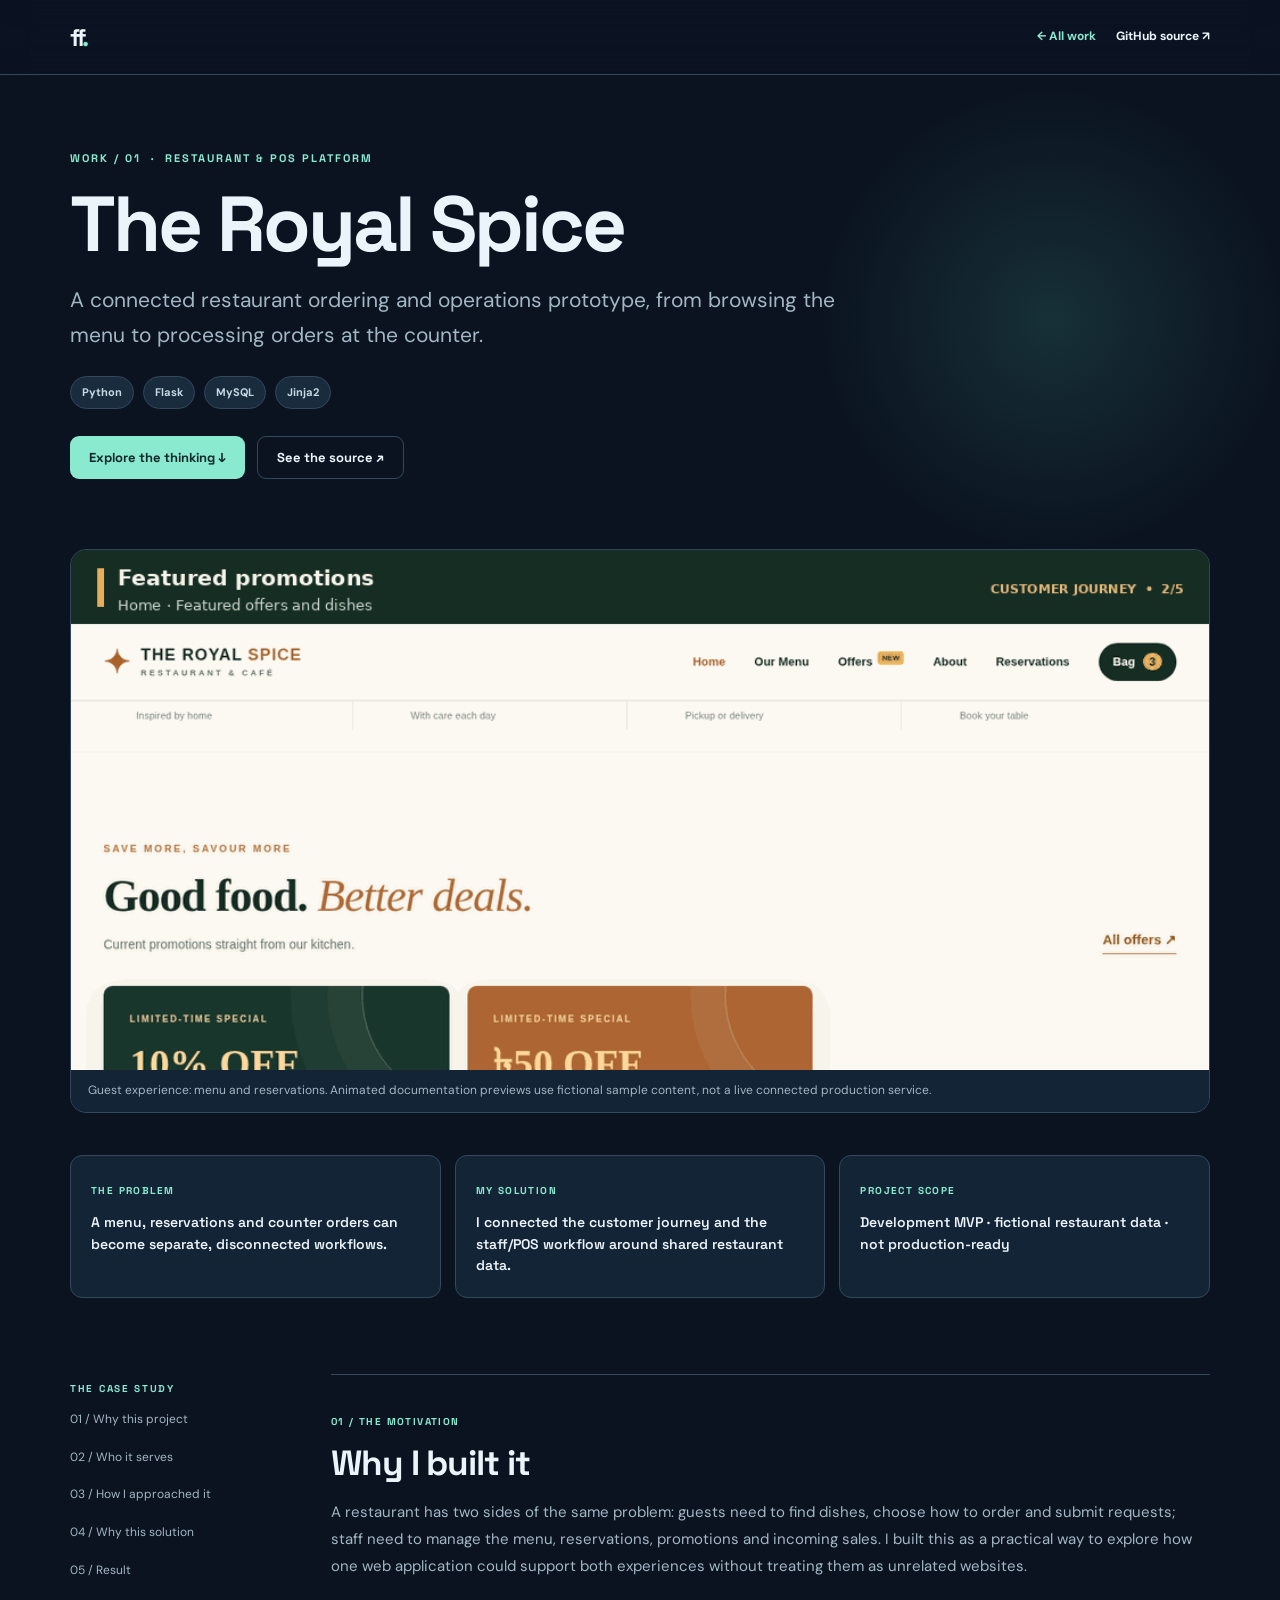
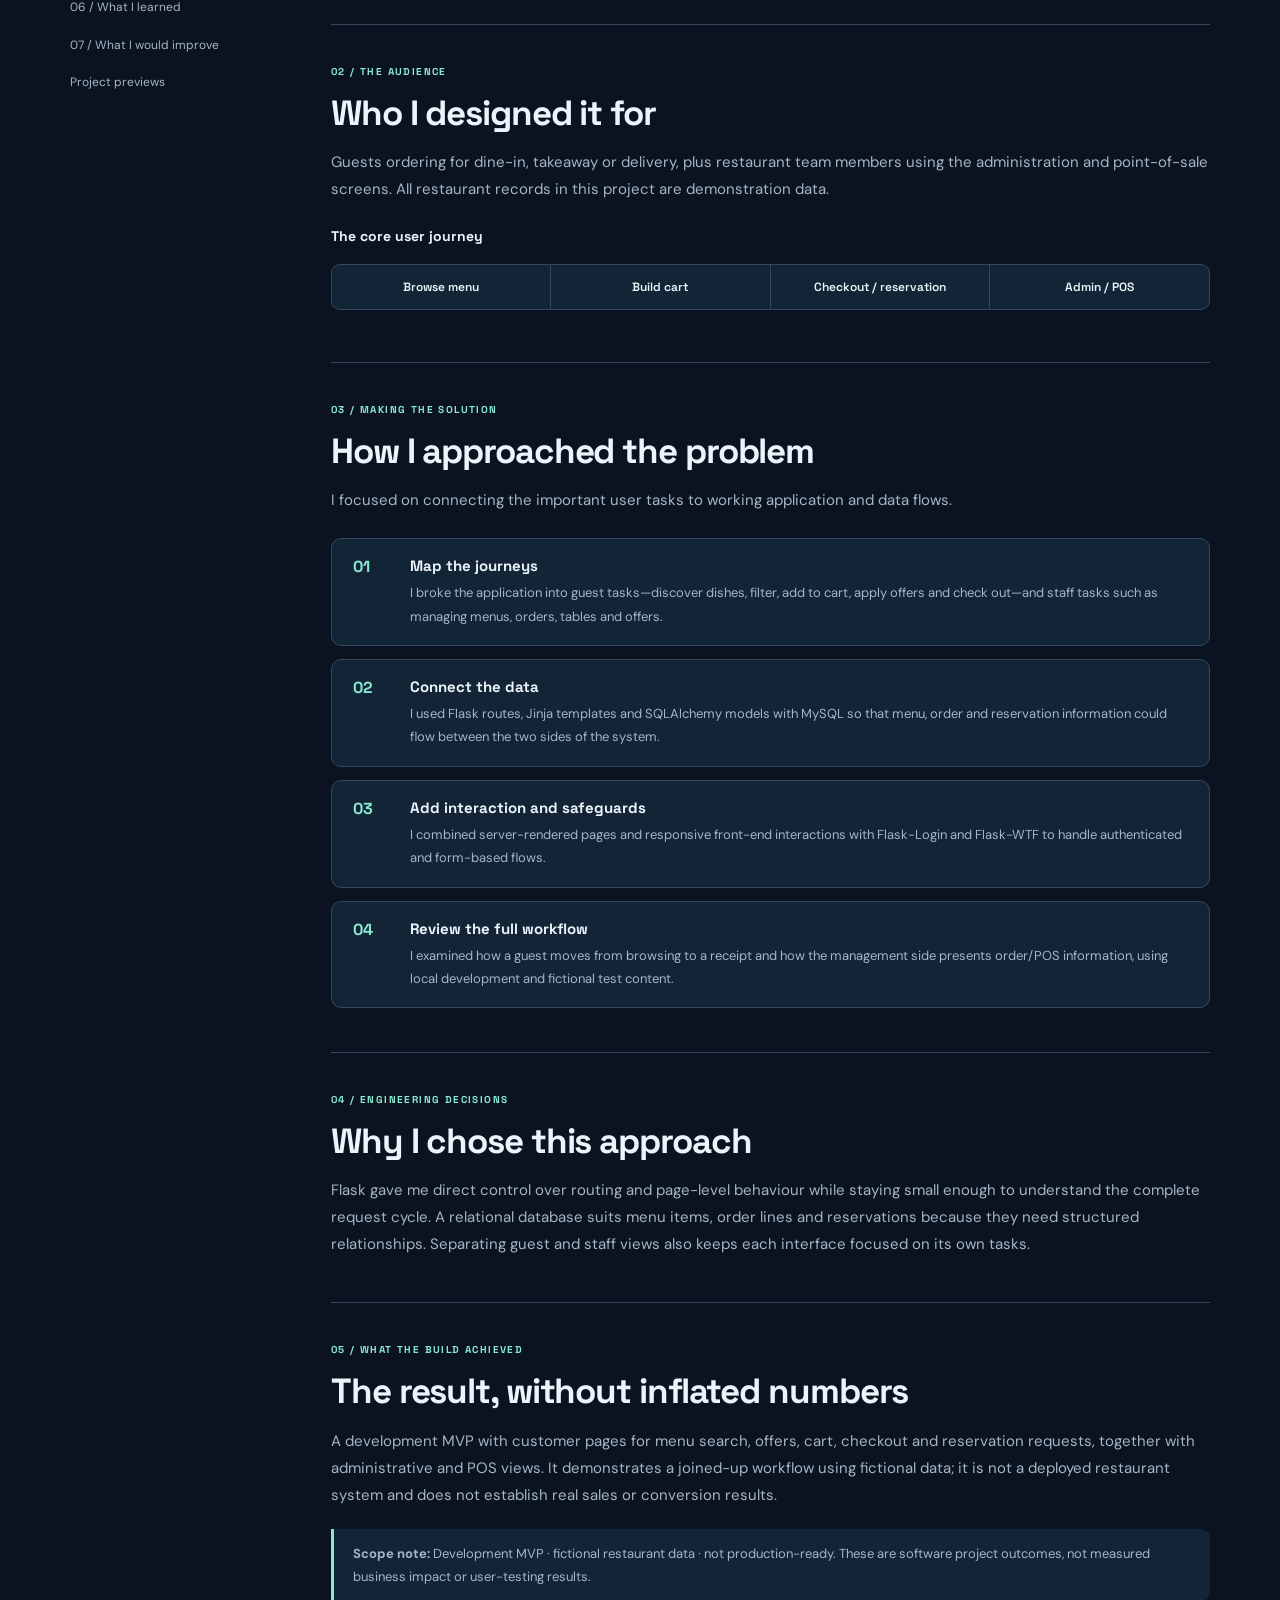
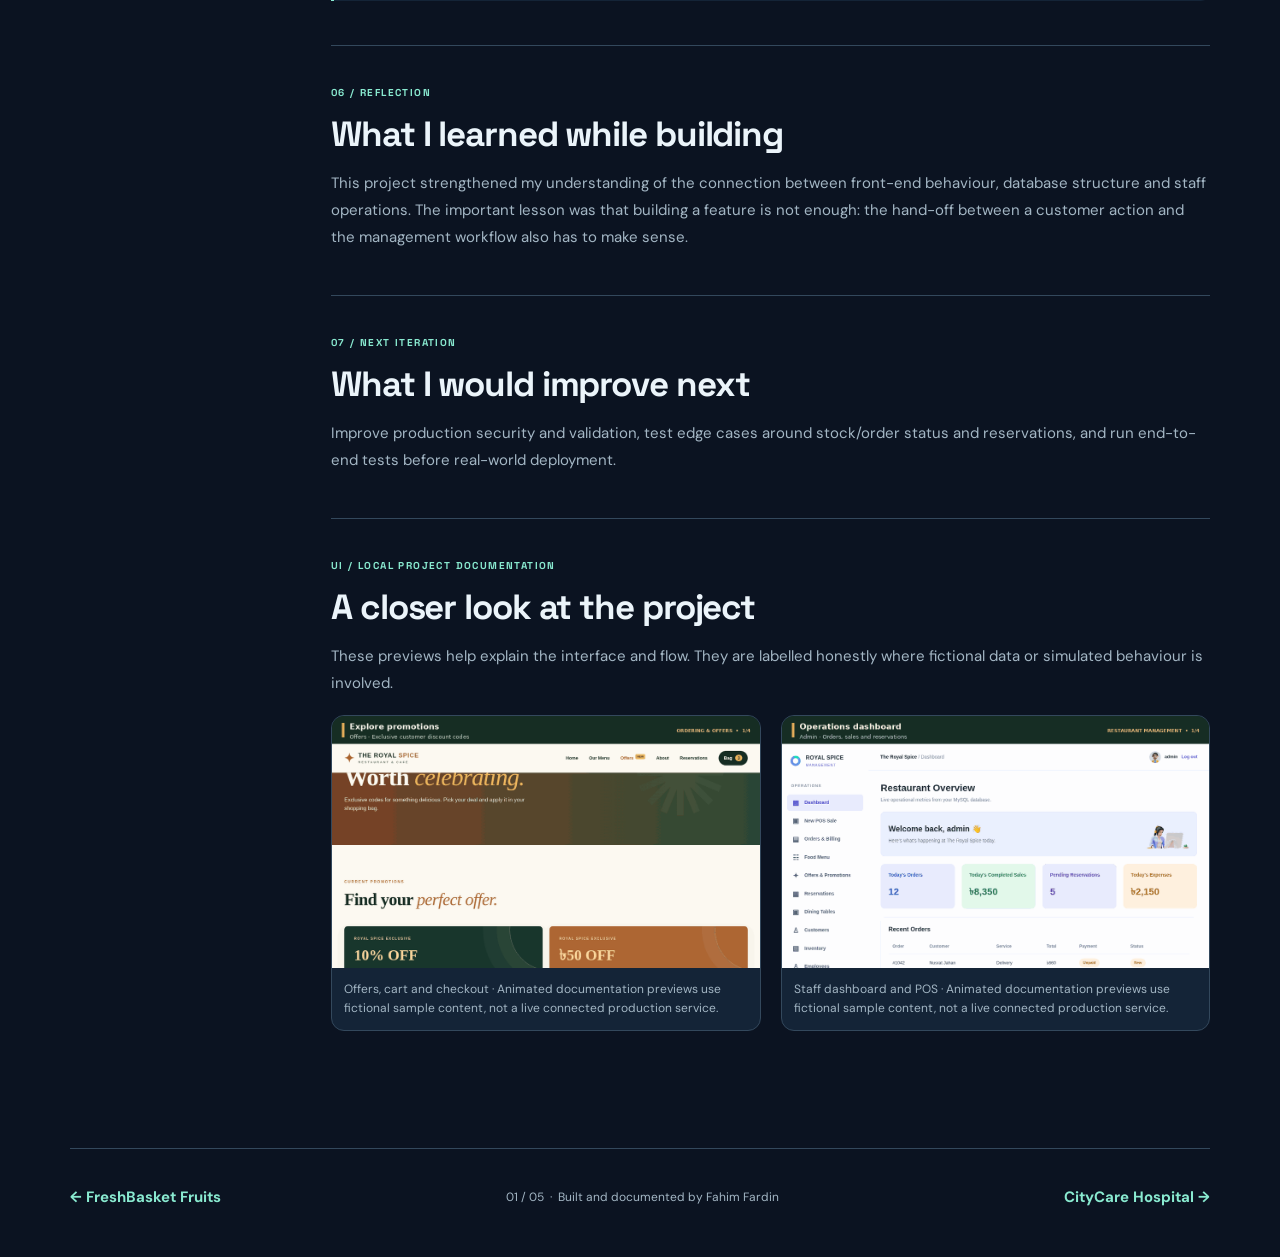
<file: work/royal-spice.html>
<!doctype html><html lang="en"><head><meta charset="utf-8"><meta name="viewport" content="width=device-width, initial-scale=1"><meta name="theme-color" content="#0b1321"><meta name="description" content="A connected restaurant ordering and operations prototype, from browsing the menu to processing orders at the counter. Case study by Fahim Fardin."><title>The Royal Spice — Project Case Study | Fahim Fardin</title><link rel="icon" href="../assets/img/favicon.svg" type="image/svg+xml"><link rel="preconnect" href="https://fonts.googleapis.com"><link rel="preconnect" href="https://fonts.gstatic.com" crossorigin><link href="https://fonts.googleapis.com/css2?family=DM+Sans:wght@400;500;600;700&family=Space+Grotesk:wght@400;500;600;700&display=swap" rel="stylesheet"><link rel="stylesheet" href="case-study.css"></head>
<body>
<a href="#case-content" style="position:absolute;left:-9999px" onfocus="this.style.left='15px'" onblur="this.style.left='-9999px'">Skip to content</a>
<header class="case-nav"><div class="shell nav-inner"><a class="brand" href="../index.html#home" aria-label="Fahim Fardin Home">ff<span>.</span></a><nav class="case-navlinks" aria-label="Case study navigation"><a href="../index.html#projects">← All work</a><a href="https://github.com/fahim-fardin-1045/The-Royel-Spice" target="_blank" rel="noopener noreferrer">GitHub source ↗</a></nav></div></header>
<main id="case-content" class="shell"><section class="case-hero"><div class="eyebrow">WORK / 01 &nbsp;·&nbsp; Restaurant &amp; POS platform</div><h1 class="case-title">The Royal Spice</h1><p class="case-lead">A connected restaurant ordering and operations prototype, from browsing the menu to processing orders at the counter.</p><div class="case-summary"><span class="case-tag">Python</span><span class="case-tag">Flask</span><span class="case-tag">MySQL</span><span class="case-tag">Jinja2</span></div><div class="case-actions"><a class="primary" href="#problem">Explore the thinking ↓</a><a class="secondary" href="https://github.com/fahim-fardin-1045/The-Royel-Spice" target="_blank" rel="noopener noreferrer">See the source ↗</a></div></section>
<figure class="case-preview"><picture><source media="(prefers-reduced-motion: reduce)" srcset="../assets/img/work/royal-spice-1.webp"><img src="../assets/img/work/royal-spice-1.gif" alt="Guest experience: menu and reservations" loading="lazy" decoding="async"></picture><figcaption>Guest experience: menu and reservations. Animated documentation previews use fictional sample content, not a live connected production service.</figcaption></figure>
<div class="glance"><div class="glance-item"><span>The problem</span><strong>A menu, reservations and counter orders can become separate, disconnected workflows.</strong></div><div class="glance-item"><span>My solution</span><strong>I connected the customer journey and the staff/POS workflow around shared restaurant data.</strong></div><div class="glance-item"><span>Project scope</span><strong>Development MVP · fictional restaurant data · not production-ready</strong></div></div>
<div class="body-layout"><nav class="toc" aria-label="On this page"><span>THE CASE STUDY</span><a href="#problem">01 / Why this project</a><a href="#users">02 / Who it serves</a><a href="#approach">03 / How I approached it</a><a href="#decision">04 / Why this solution</a><a href="#result">05 / Result</a><a href="#learning">06 / What I learned</a><a href="#next">07 / What I would improve</a><a href="#gallery">Project previews</a></nav><div class="case-sections">
<section id="problem" class="case-section"><span class="section-index">01 / The motivation</span><h2>Why I built it</h2><p>A restaurant has two sides of the same problem: guests need to find dishes, choose how to order and submit requests; staff need to manage the menu, reservations, promotions and incoming sales. I built this as a practical way to explore how one web application could support both experiences without treating them as unrelated websites.</p></section>
<section id="users" class="case-section"><span class="section-index">02 / The audience</span><h2>Who I designed it for</h2><p>Guests ordering for dine-in, takeaway or delivery, plus restaurant team members using the administration and point-of-sale screens. All restaurant records in this project are demonstration data.</p><h3 style="font:700 14px var(--heading);margin-top:24px">The core user journey</h3><div class="journey" aria-label="User journey"><span>Browse menu</span><span>Build cart</span><span>Checkout / reservation</span><span>Admin / POS</span></div></section>
<section id="approach" class="case-section"><span class="section-index">03 / Making the solution</span><h2>How I approached the problem</h2><p>I focused on connecting the important user tasks to working application and data flows.</p><div class="process"><div class="step"><span class="step-index">01</span><div><h3>Map the journeys</h3><p>I broke the application into guest tasks—discover dishes, filter, add to cart, apply offers and check out—and staff tasks such as managing menus, orders, tables and offers.</p></div></div><div class="step"><span class="step-index">02</span><div><h3>Connect the data</h3><p>I used Flask routes, Jinja templates and SQLAlchemy models with MySQL so that menu, order and reservation information could flow between the two sides of the system.</p></div></div><div class="step"><span class="step-index">03</span><div><h3>Add interaction and safeguards</h3><p>I combined server-rendered pages and responsive front-end interactions with Flask-Login and Flask-WTF to handle authenticated and form-based flows.</p></div></div><div class="step"><span class="step-index">04</span><div><h3>Review the full workflow</h3><p>I examined how a guest moves from browsing to a receipt and how the management side presents order/POS information, using local development and fictional test content.</p></div></div></div></section>
<section id="decision" class="case-section"><span class="section-index">04 / Engineering decisions</span><h2>Why I chose this approach</h2><p>Flask gave me direct control over routing and page-level behaviour while staying small enough to understand the complete request cycle. A relational database suits menu items, order lines and reservations because they need structured relationships. Separating guest and staff views also keeps each interface focused on its own tasks.</p></section>
<section id="result" class="case-section"><span class="section-index">05 / What the build achieved</span><h2>The result, without inflated numbers</h2><p>A development MVP with customer pages for menu search, offers, cart, checkout and reservation requests, together with administrative and POS views. It demonstrates a joined-up workflow using fictional data; it is not a deployed restaurant system and does not establish real sales or conversion results.</p><div class="boundary"><strong>Scope note:</strong> Development MVP · fictional restaurant data · not production-ready. These are software project outcomes, not measured business impact or user-testing results.</div></section>
<section id="learning" class="case-section"><span class="section-index">06 / Reflection</span><h2>What I learned while building</h2><p>This project strengthened my understanding of the connection between front-end behaviour, database structure and staff operations. The important lesson was that building a feature is not enough: the hand-off between a customer action and the management workflow also has to make sense.</p></section>
<section id="next" class="case-section"><span class="section-index">07 / Next iteration</span><h2>What I would improve next</h2><p>Improve production security and validation, test edge cases around stock/order status and reservations, and run end-to-end tests before real-world deployment.</p></section>
<section id="gallery" class="case-section"><span class="section-index">UI / Local project documentation</span><h2>A closer look at the project</h2><p>These previews help explain the interface and flow. They are labelled honestly where fictional data or simulated behaviour is involved.</p><div class="media-gallery"><figure><picture><source media="(prefers-reduced-motion: reduce)" srcset="../assets/img/work/royal-spice-2.webp"><img src="../assets/img/work/royal-spice-2.gif" alt="Offers, cart and checkout" loading="lazy" decoding="async"></picture><figcaption>Offers, cart and checkout · Animated documentation previews use fictional sample content, not a live connected production service.</figcaption></figure><figure><picture><source media="(prefers-reduced-motion: reduce)" srcset="../assets/img/work/royal-spice-3.webp"><img src="../assets/img/work/royal-spice-3.gif" alt="Staff dashboard and POS" loading="lazy" decoding="async"></picture><figcaption>Staff dashboard and POS · Animated documentation previews use fictional sample content, not a live connected production service.</figcaption></figure></div></section>
</div></div><footer class="case-footer"><a href="freshbasket.html">← FreshBasket Fruits</a><span>01 / 05 &nbsp;·&nbsp; Built and documented by Fahim Fardin</span><a href="citycare-hospital.html">CityCare Hospital →</a></footer></main></body></html>
</file>
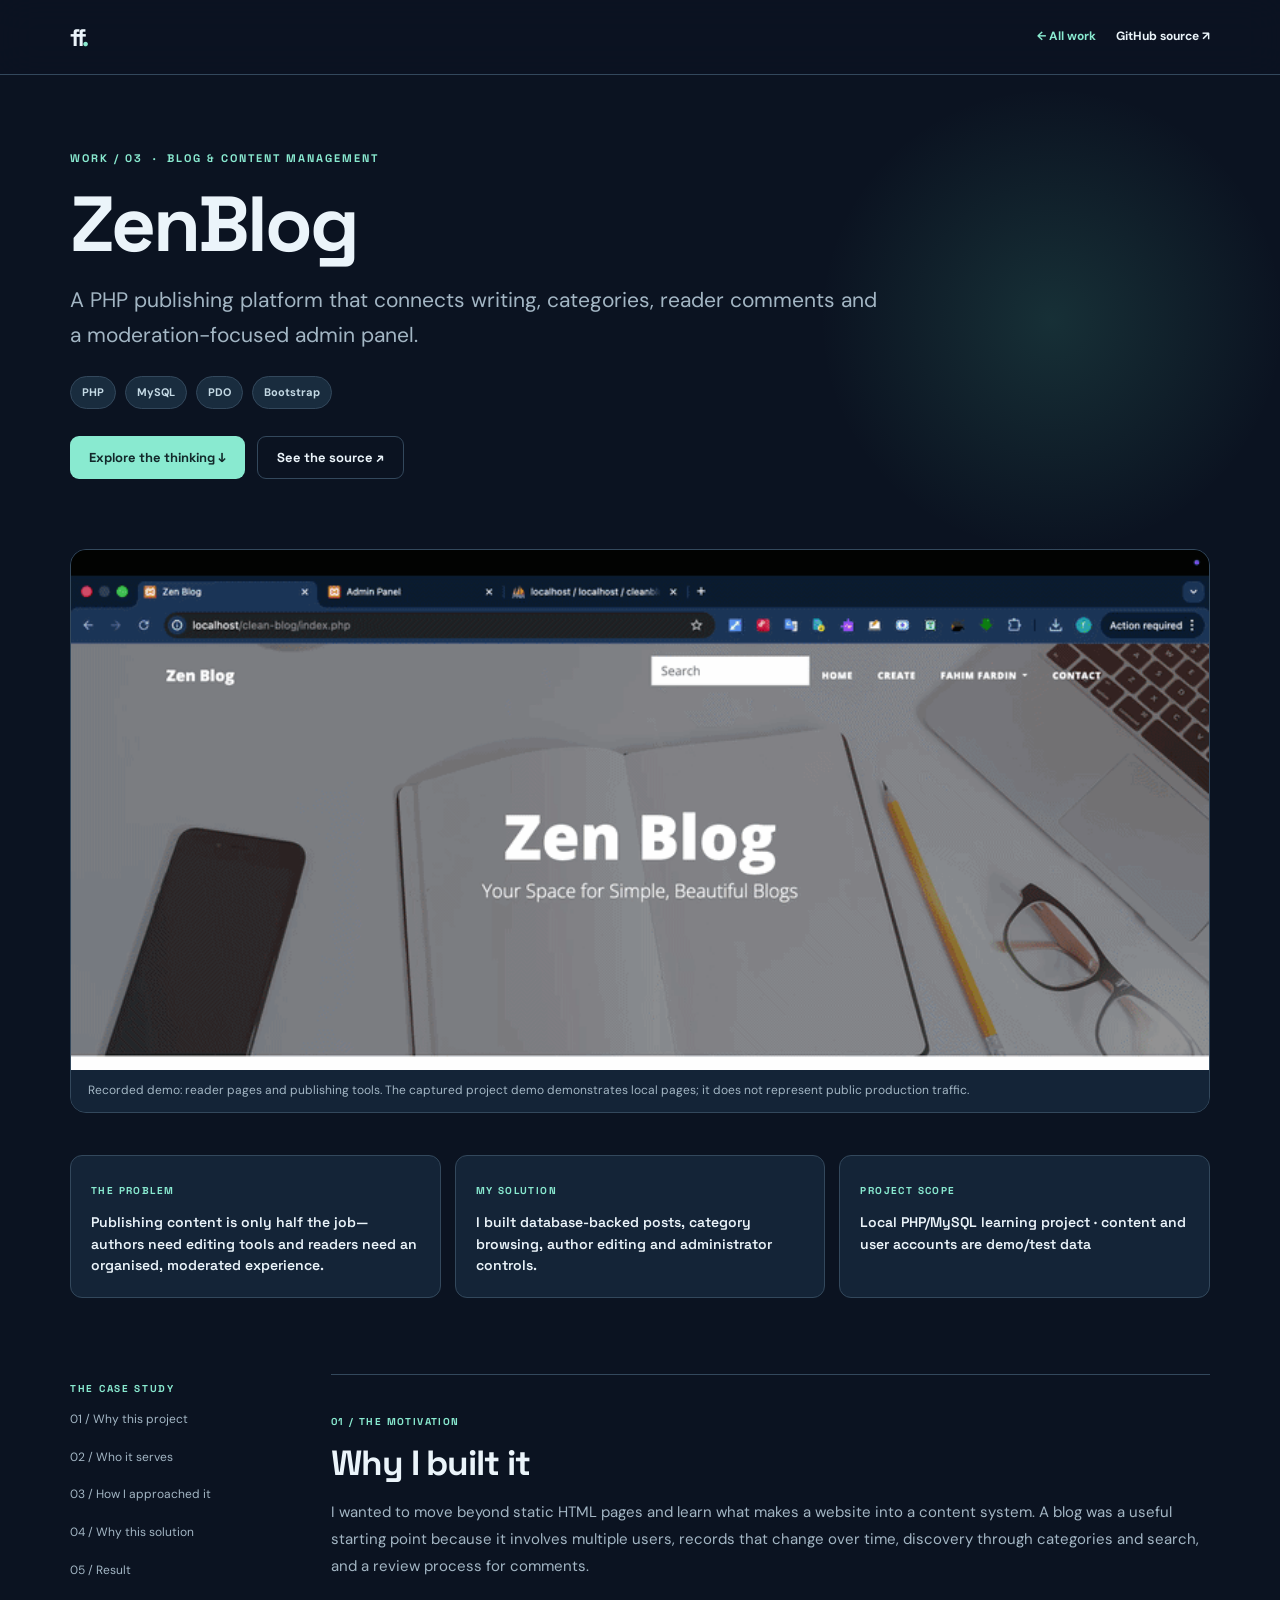
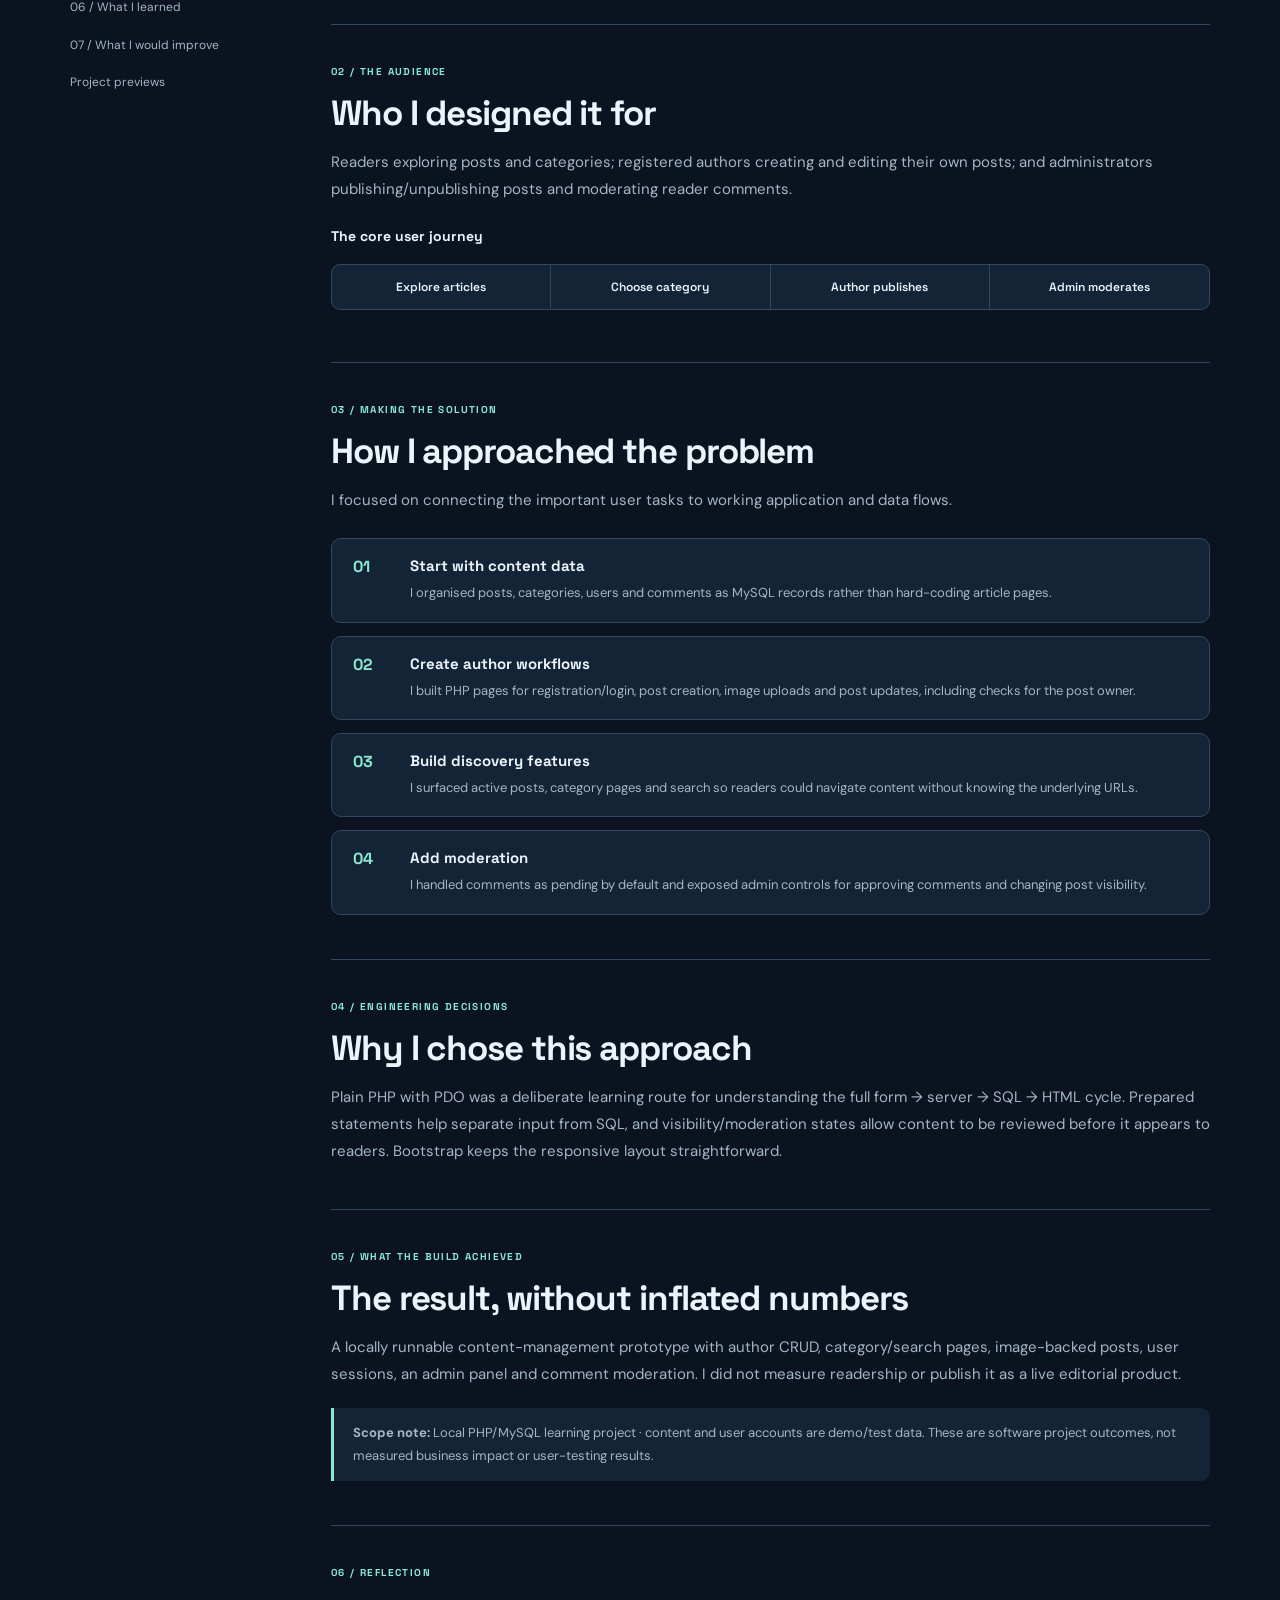
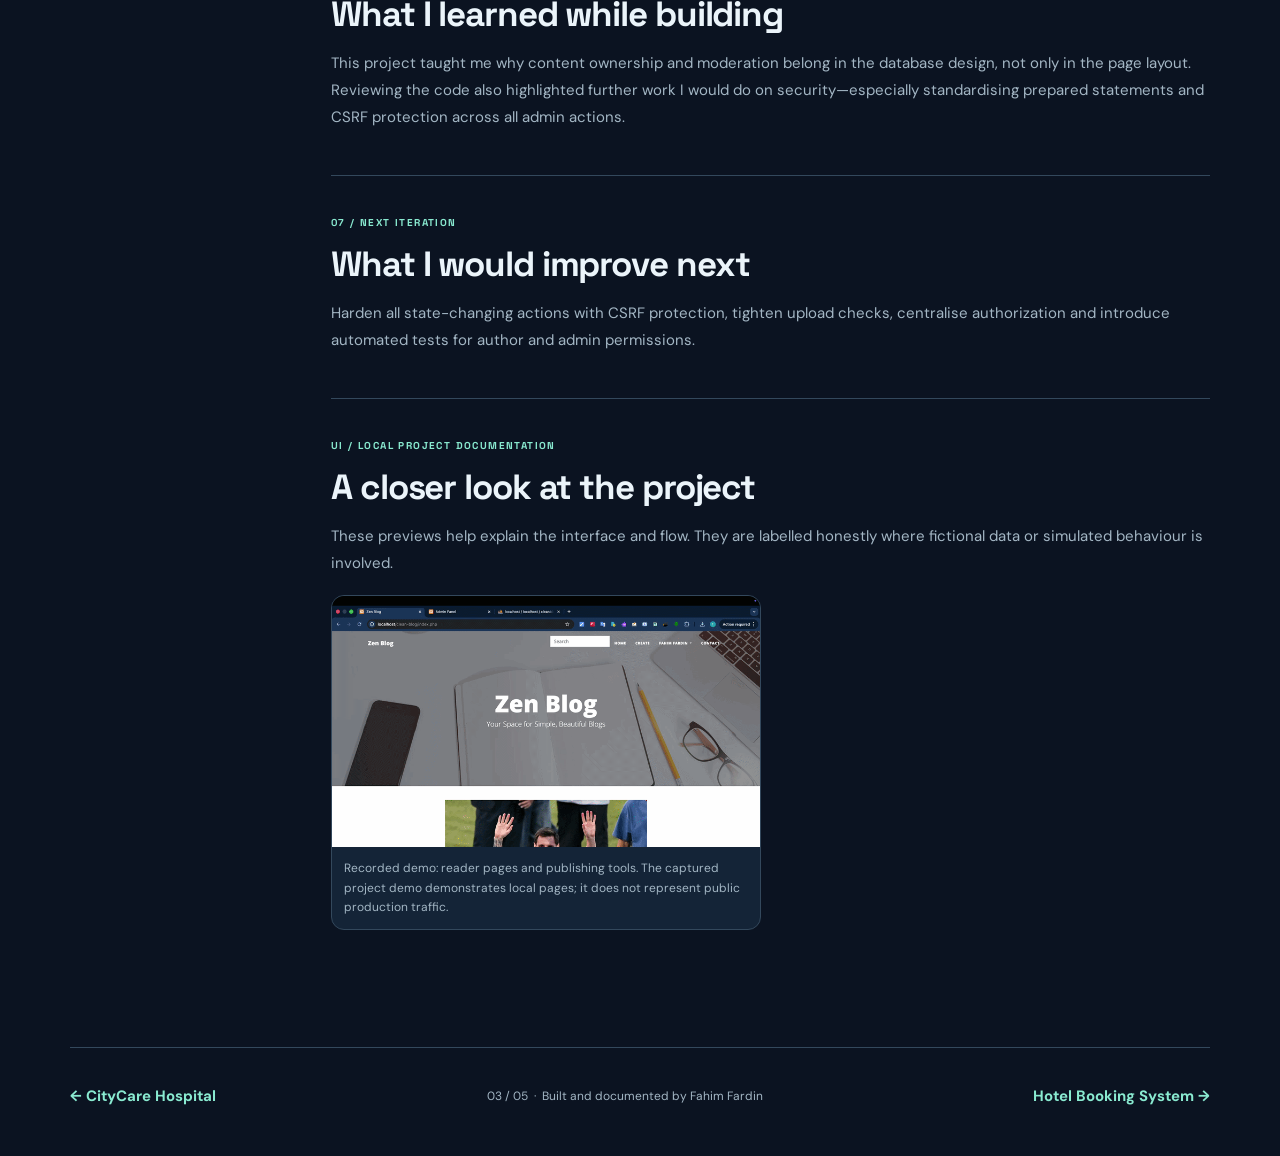
<file: work/zenblog.html>
<!doctype html><html lang="en"><head><meta charset="utf-8"><meta name="viewport" content="width=device-width, initial-scale=1"><meta name="theme-color" content="#0b1321"><meta name="description" content="A PHP publishing platform that connects writing, categories, reader comments and a moderation-focused admin panel. Case study by Fahim Fardin."><title>ZenBlog — Project Case Study | Fahim Fardin</title><link rel="icon" href="../assets/img/favicon.svg" type="image/svg+xml"><link rel="preconnect" href="https://fonts.googleapis.com"><link rel="preconnect" href="https://fonts.gstatic.com" crossorigin><link href="https://fonts.googleapis.com/css2?family=DM+Sans:wght@400;500;600;700&family=Space+Grotesk:wght@400;500;600;700&display=swap" rel="stylesheet"><link rel="stylesheet" href="case-study.css"></head>
<body>
<a href="#case-content" style="position:absolute;left:-9999px" onfocus="this.style.left='15px'" onblur="this.style.left='-9999px'">Skip to content</a>
<header class="case-nav"><div class="shell nav-inner"><a class="brand" href="../index.html#home" aria-label="Fahim Fardin Home">ff<span>.</span></a><nav class="case-navlinks" aria-label="Case study navigation"><a href="../index.html#projects">← All work</a><a href="https://github.com/fahim-fardin-1045/php_zen-blog" target="_blank" rel="noopener noreferrer">GitHub source ↗</a></nav></div></header>
<main id="case-content" class="shell"><section class="case-hero"><div class="eyebrow">WORK / 03 &nbsp;·&nbsp; Blog &amp; content management</div><h1 class="case-title">ZenBlog</h1><p class="case-lead">A PHP publishing platform that connects writing, categories, reader comments and a moderation-focused admin panel.</p><div class="case-summary"><span class="case-tag">PHP</span><span class="case-tag">MySQL</span><span class="case-tag">PDO</span><span class="case-tag">Bootstrap</span></div><div class="case-actions"><a class="primary" href="#problem">Explore the thinking ↓</a><a class="secondary" href="https://github.com/fahim-fardin-1045/php_zen-blog" target="_blank" rel="noopener noreferrer">See the source ↗</a></div></section>
<figure class="case-preview"><picture><source media="(prefers-reduced-motion: reduce)" srcset="../assets/img/work/zenblog-1.webp"><img src="../assets/img/work/zenblog-1.gif" alt="Recorded demo: reader pages and publishing tools" loading="lazy" decoding="async"></picture><figcaption>Recorded demo: reader pages and publishing tools. The captured project demo demonstrates local pages; it does not represent public production traffic.</figcaption></figure>
<div class="glance"><div class="glance-item"><span>The problem</span><strong>Publishing content is only half the job—authors need editing tools and readers need an organised, moderated experience.</strong></div><div class="glance-item"><span>My solution</span><strong>I built database-backed posts, category browsing, author editing and administrator controls.</strong></div><div class="glance-item"><span>Project scope</span><strong>Local PHP/MySQL learning project · content and user accounts are demo/test data</strong></div></div>
<div class="body-layout"><nav class="toc" aria-label="On this page"><span>THE CASE STUDY</span><a href="#problem">01 / Why this project</a><a href="#users">02 / Who it serves</a><a href="#approach">03 / How I approached it</a><a href="#decision">04 / Why this solution</a><a href="#result">05 / Result</a><a href="#learning">06 / What I learned</a><a href="#next">07 / What I would improve</a><a href="#gallery">Project previews</a></nav><div class="case-sections">
<section id="problem" class="case-section"><span class="section-index">01 / The motivation</span><h2>Why I built it</h2><p>I wanted to move beyond static HTML pages and learn what makes a website into a content system. A blog was a useful starting point because it involves multiple users, records that change over time, discovery through categories and search, and a review process for comments.</p></section>
<section id="users" class="case-section"><span class="section-index">02 / The audience</span><h2>Who I designed it for</h2><p>Readers exploring posts and categories; registered authors creating and editing their own posts; and administrators publishing/unpublishing posts and moderating reader comments.</p><h3 style="font:700 14px var(--heading);margin-top:24px">The core user journey</h3><div class="journey" aria-label="User journey"><span>Explore articles</span><span>Choose category</span><span>Author publishes</span><span>Admin moderates</span></div></section>
<section id="approach" class="case-section"><span class="section-index">03 / Making the solution</span><h2>How I approached the problem</h2><p>I focused on connecting the important user tasks to working application and data flows.</p><div class="process"><div class="step"><span class="step-index">01</span><div><h3>Start with content data</h3><p>I organised posts, categories, users and comments as MySQL records rather than hard-coding article pages.</p></div></div><div class="step"><span class="step-index">02</span><div><h3>Create author workflows</h3><p>I built PHP pages for registration/login, post creation, image uploads and post updates, including checks for the post owner.</p></div></div><div class="step"><span class="step-index">03</span><div><h3>Build discovery features</h3><p>I surfaced active posts, category pages and search so readers could navigate content without knowing the underlying URLs.</p></div></div><div class="step"><span class="step-index">04</span><div><h3>Add moderation</h3><p>I handled comments as pending by default and exposed admin controls for approving comments and changing post visibility.</p></div></div></div></section>
<section id="decision" class="case-section"><span class="section-index">04 / Engineering decisions</span><h2>Why I chose this approach</h2><p>Plain PHP with PDO was a deliberate learning route for understanding the full form → server → SQL → HTML cycle. Prepared statements help separate input from SQL, and visibility/moderation states allow content to be reviewed before it appears to readers. Bootstrap keeps the responsive layout straightforward.</p></section>
<section id="result" class="case-section"><span class="section-index">05 / What the build achieved</span><h2>The result, without inflated numbers</h2><p>A locally runnable content-management prototype with author CRUD, category/search pages, image-backed posts, user sessions, an admin panel and comment moderation. I did not measure readership or publish it as a live editorial product.</p><div class="boundary"><strong>Scope note:</strong> Local PHP/MySQL learning project · content and user accounts are demo/test data. These are software project outcomes, not measured business impact or user-testing results.</div></section>
<section id="learning" class="case-section"><span class="section-index">06 / Reflection</span><h2>What I learned while building</h2><p>This project taught me why content ownership and moderation belong in the database design, not only in the page layout. Reviewing the code also highlighted further work I would do on security—especially standardising prepared statements and CSRF protection across all admin actions.</p></section>
<section id="next" class="case-section"><span class="section-index">07 / Next iteration</span><h2>What I would improve next</h2><p>Harden all state-changing actions with CSRF protection, tighten upload checks, centralise authorization and introduce automated tests for author and admin permissions.</p></section>
<section id="gallery" class="case-section"><span class="section-index">UI / Local project documentation</span><h2>A closer look at the project</h2><p>These previews help explain the interface and flow. They are labelled honestly where fictional data or simulated behaviour is involved.</p><div class="media-gallery"><figure><picture><source media="(prefers-reduced-motion: reduce)" srcset="../assets/img/work/zenblog-1.webp"><img src="../assets/img/work/zenblog-1.gif" alt="Recorded demo: reader pages and publishing tools" loading="lazy" decoding="async"></picture><figcaption>Recorded demo: reader pages and publishing tools. The captured project demo demonstrates local pages; it does not represent public production traffic.</figcaption></figure></div></section>
</div></div><footer class="case-footer"><a href="citycare-hospital.html">← CityCare Hospital</a><span>03 / 05 &nbsp;·&nbsp; Built and documented by Fahim Fardin</span><a href="hotel-booking.html">Hotel Booking System →</a></footer></main></body></html>
</file>
<file: assets/css/styles.css>
:root{--bg:#0b1321;--bg-alt:#101b2a;--sidebar:#0a111e;--surface:#142132;--surface-alt:#19283a;--surface-deep:#111d2c;--line:#263447;--line-soft:#1e2c3e;--text:#eef5f7;--text-muted:#9caabd;--text-faint:#6e7f94;--mint:#86e5ca;--mint-deep:#50b89b;--blue:#9bacff;--coral:#ffc4a0;--shadow:0 18px 65px rgba(0,0,0,.24);--sidebar-width:278px;--max-main:1320px;--heading:'Space Grotesk',Arial,sans-serif;--body:'DM Sans',Arial,sans-serif}
*,*::before,*::after{box-sizing:border-box}html{scroll-behavior:smooth;scroll-padding-top:36px}body{margin:0;background:var(--bg);font-family:var(--body);color:var(--text);-webkit-font-smoothing:antialiased;font-size:15px;line-height:1.65}body,button,a{ -webkit-tap-highlight-color:transparent}button,a{font:inherit}button{cursor:pointer}a{color:inherit;text-decoration:none}a:focus-visible,button:focus-visible{outline:2px solid var(--mint);outline-offset:4px}::selection{background:var(--mint);color:#0c1922}.svg-sprites,.sr-only{position:absolute!important;width:1px!important;height:1px!important;overflow:hidden!important;clip:rect(0,0,0,0)!important;white-space:nowrap!important}.icon{width:19px;height:19px;fill:none;stroke:currentColor;stroke-width:1.7;stroke-linecap:round;stroke-linejoin:round;flex-shrink:0}.skip-link{position:fixed;z-index:400;left:16px;top:-80px;background:var(--mint);color:#10202b;padding:12px 22px;border-radius:9px}.skip-link:focus{top:16px}
/* Fixed portfolio navigation */
.sidebar{position:fixed;left:0;top:0;bottom:0;width:var(--sidebar-width);z-index:100;background:var(--sidebar);border-right:1px solid var(--line-soft);display:flex;flex-direction:column;overflow:auto;padding:25px 25px 22px;scrollbar-width:thin}.sidebar-brand{display:flex;align-items:center;gap:14px;min-height:49px}.brand-mark{display:grid;place-content:center;width:48px;height:48px;border-radius:13px;background:var(--mint);color:#0b1b22;font-family:var(--heading);font-weight:700;font-size:25px;letter-spacing:-2px;line-height:1}.brand-dot{color:#fff}.brand-name{font-family:var(--heading);font-size:12px;font-weight:700;letter-spacing:2.6px;line-height:1.55;max-width:100px}.brand-name span{color:var(--mint);display:block}.sidebar-profile{text-align:center;border-bottom:1px solid var(--line-soft);padding:40px 0 30px;display:flex;flex-direction:column;align-items:center}.avatar{width:99px;height:99px;border-radius:32px;background:radial-gradient(circle at 25% 30%,#375a69,#1e3148 65%,#132438);border:1px solid #456476;display:grid;place-items:center;position:relative;isolation:isolate;margin-bottom:21px;box-shadow:0 15px 40px rgba(0,0,0,.24)}.avatar>span{font:700 38px var(--heading);letter-spacing:-4px;line-height:1;color:#e2fff4;z-index:2;padding-right:5px}.avatar::before{content:"";position:absolute;width:45px;height:45px;border-radius:50%;right:-10px;top:-12px;background:radial-gradient(circle,var(--mint),rgba(134,229,202,.04));filter:blur(17px);opacity:.55}.avatar-orbit{position:absolute;border:1px solid #80d9cc44;border-radius:50%;transform:rotate(-30deg)}.orbit-one{width:125px;height:58px}.orbit-two{width:65px;height:124px;transform:rotate(27deg)}.sidebar-profile strong{font:600 18px var(--heading);letter-spacing:-.4px}.sidebar-profile>span{font-size:12px;color:var(--text-muted);margin-top:4px}.side-socials{display:flex;gap:9px;margin-top:17px}.side-socials a{display:grid;place-items:center;width:35px;height:35px;border:1px solid var(--line);border-radius:10px;color:#b2c2d2;transition:.22s ease}.side-socials a:hover{color:var(--mint);border-color:var(--mint);transform:translateY(-2px)}.side-socials .icon{width:16px;height:16px}.side-nav{display:flex;flex-direction:column;gap:3px;padding-top:26px}.nav-heading{font:600 10px var(--heading);letter-spacing:2.6px;color:#718398;padding:0 13px 13px}.nav-item{height:43px;display:flex;align-items:center;gap:15px;padding:0 14px;color:#8c9aad;border-radius:9px;font-weight:600;font-size:13px;transition:background .22s,color .22s}.nav-item:hover{color:var(--text);background:#142337}.nav-item.active{color:var(--mint);background:#173339}.nav-index{font:500 10px var(--heading);opacity:.62}.nav-point{margin-left:auto;width:5px;height:5px;background:currentColor;border-radius:50%;opacity:0;transition:.2s}.nav-item.active .nav-point{opacity:1}.sidebar-bottom{margin-top:auto;padding:22px 5px 0}.theme-switch{border:1px solid var(--line);color:var(--text-muted);width:100%;padding:10px;border-radius:9px;background:transparent;display:flex;align-items:center;gap:10px;text-align:left;font-size:12px}.theme-switch:hover{border-color:#698f91}.theme-switch>.icon{width:15px;height:15px}.theme-icon-sun{display:none}.toggle-track{margin-left:auto;width:28px;height:16px;border-radius:40px;background:#3a495c;display:flex;align-items:center;padding:2px}.toggle-thumb{display:block;width:12px;height:12px;border-radius:50%;background:#eef5f7;transition:transform .2s}.side-footer{display:block;font-size:10px;text-align:center;color:#607285;margin-top:19px}.mobile-toggle,.sidebar-backdrop{display:none}
/* Main content and hero */
.main{margin-left:var(--sidebar-width);min-width:0;overflow:hidden}.top-line{height:75px;border-bottom:1px solid var(--line-soft);display:flex;justify-content:space-between;align-items:center;padding:0 clamp(30px,6.2vw,102px);font:600 10px var(--heading);color:#7790a5;letter-spacing:2.3px;position:relative;z-index:2}.top-line-right{display:flex;gap:10px;align-items:center;letter-spacing:1.6px}.mini-dot{width:6px;height:6px;background:var(--mint);border-radius:50%;box-shadow:0 0 12px var(--mint)}.hero{min-height:min(790px,calc(100svh - 75px));padding:95px clamp(30px,6.2vw,102px) 105px;position:relative;display:grid;grid-template-columns:minmax(0,1fr) minmax(300px,.83fr);align-items:center;gap:22px;isolation:isolate}.hero-grid,.contact-grid{position:absolute;inset:0;z-index:-2;opacity:.22;background-image:linear-gradient(to right,#7a8ea01b 1px,transparent 1px),linear-gradient(to bottom,#7a8ea01b 1px,transparent 1px);background-size:75px 75px;mask-image:linear-gradient(90deg,transparent 5%,black 70%)}.hero-glow{position:absolute;right:-230px;top:5%;width:700px;height:660px;border-radius:50%;background:radial-gradient(circle,#28475566 0%,#152a4b33 32%,transparent 70%);z-index:-1;pointer-events:none}.hero-content{position:relative;z-index:2}.eyebrow{display:flex;align-items:center;gap:12px;font:600 11px var(--heading);letter-spacing:2.5px;color:var(--mint);margin-bottom:26px;white-space:nowrap}.eyebrow-line{width:28px;height:1px;background:var(--mint)}.eyebrow-spark{font-size:19px;margin-left:4px}.hero h1{font:700 clamp(54px,6.1vw,95px)/1.075 var(--heading);letter-spacing:-5.8px;margin:0 0 27px;white-space:nowrap}.gradient-text{background:linear-gradient(110deg,#81e8ca 8%,#9daafe 93%);color:transparent;-webkit-background-clip:text;background-clip:text}.hero-description{max-width:550px;font-size:16px;line-height:1.92;color:var(--text-muted);margin:0 0 32px}.hero-description strong{font-weight:600;color:var(--text)}.hero-actions{display:flex;gap:12px;flex-wrap:wrap}.btn{display:inline-flex;align-items:center;gap:20px;justify-content:center;min-height:52px;border-radius:9px;font-weight:700;font-size:13px;padding:0 22px;transition:transform .2s,background .2s,border-color .2s}.btn .icon{width:17px;height:17px}.btn:hover{transform:translateY(-3px)}.btn-primary{background:var(--mint);color:#0a1d23}.btn-primary:hover{background:#a2f1dc}.btn-outline{background:#142034b3;border:1px solid #44556a;color:var(--text)}.btn-outline:hover{border-color:var(--mint);background:#173139}.hero-meta{display:flex;align-items:center;flex-wrap:wrap;gap:15px;margin-top:40px;color:#8c9fb1;font-size:12px}.hero-meta span{display:inline-flex;align-items:center;gap:6px}.hero-meta .icon{width:15px;height:15px;color:var(--mint)}.hero-meta-divider{width:4px;height:4px;background:#738699;border-radius:50%}.hero-visual{height:500px;min-width:0;position:relative;display:grid;place-items:center}.visual-rings{position:absolute;border:1px solid #5e8b9d37;border-radius:50%;pointer-events:none}.ring-a{width:440px;height:440px}.ring-b{width:340px;height:340px;transform:rotate(-28deg);border-style:dashed}.code-card{background:#101d2c;border:1px solid #3b5368;border-radius:15px;width:min(100%,425px);box-shadow:0 26px 70px rgba(0,0,0,.4),0 0 0 10px rgba(255,255,255,.012);transform:rotate(3deg);position:relative;z-index:1;animation:floaty 7s ease-in-out infinite}.code-titlebar{height:48px;border-bottom:1px solid #2b3b50;display:flex;align-items:center;justify-content:space-between;padding:0 20px;font:500 11px var(--heading);color:#92aabd}.window-dots{display:flex;gap:5px}.window-dots i{width:8px;height:8px;border-radius:50%;background:#fd787d}.window-dots i:nth-child(2){background:#f9c86d}.window-dots i:nth-child(3){background:#66cca2}.titlebar-squares{opacity:.6}.code-body{font:500 clamp(10px,1.03vw,13px)/2.25 ui-monospace,SFMono-Regular,Consolas,monospace;color:#c5d8e0;padding:24px 14px 27px;white-space:pre;overflow:hidden}.code-ln{display:inline-block;width:35px;color:#527082;text-align:right;margin-right:17px;user-select:none}.code-purple{color:#a7a8ff}.code-yellow{color:#ffe09f}.code-green{color:#8ce6bd}.code-orange{color:#ffbd9d}.code-status{display:flex;align-items:center;justify-content:space-between;padding:11px 19px;border-top:1px solid #283c50;color:#86a6ae;font-size:10px;font-family:var(--heading)}.code-status>span:first-child{display:flex;align-items:center;gap:7px}.status-dot{width:7px;height:7px;background:#78d8a4;border-radius:50%;box-shadow:0 0 12px #78d8a4}.float-chip{position:absolute;z-index:2;padding:9px 13px;background:#20394b;border:1px solid #557688;color:#e5eff1;box-shadow:0 8px 20px #0005;border-radius:10px;font:600 12px var(--heading);animation:floaty 7s ease-in-out infinite}.float-chip>span{color:var(--mint);margin-right:6px}.chip-python{top:27px;right:0;transform:rotate(6deg)}.chip-data{bottom:48px;right:-4px;animation-delay:1.3s}.chip-stack{bottom:52px;left:-20px;animation-delay:2.3s}.scroll-cue{position:absolute;bottom:26px;left:clamp(30px,6.2vw,102px);display:flex;align-items:center;gap:17px;color:#71899e;letter-spacing:2.1px;font:600 10px var(--heading)}.scroll-line{width:73px;height:1px;background:var(--mint)}@keyframes floaty{0%,100%{translate:0 0}50%{translate:0 -9px}}
/* Sections */
.section{padding:115px clamp(30px,6.2vw,102px);border-top:1px solid var(--line-soft)}.section-head{display:flex;justify-content:space-between;align-items:flex-end;gap:40px;margin-bottom:55px}.section-label{font:700 11px var(--heading);letter-spacing:2.7px;color:var(--mint);margin-bottom:22px}.section-label span{color:#718797;margin-right:9px}.section h2{font:700 clamp(42px,5vw,65px)/1.12 var(--heading);letter-spacing:-3px;margin:0}.section h2>span{color:var(--text-muted)}.head-aside{display:flex;align-items:center;gap:16px;color:#879bae;font:600 10px var(--heading);letter-spacing:2px;white-space:nowrap;margin-bottom:11px}.head-aside span{font-size:26px;color:var(--mint);font-weight:400}.section-intro{font-size:14px;color:var(--text-muted);max-width:295px;margin:0 0 8px;line-height:1.9}
.about{background:linear-gradient(150deg,var(--bg) 60%,#10233344 100%)}.about-layout{display:grid;grid-template-columns:1.18fr .82fr;gap:70px;align-items:center}.about-copy .lead{font-size:21px;font-family:var(--heading);font-weight:400;line-height:1.55;color:var(--text);margin:0 0 27px;letter-spacing:-.55px}.about-copy .lead strong{color:var(--mint)}.about-copy>p:not(.lead){font-size:14px;line-height:1.95;color:var(--text-muted);margin:0 0 18px}.text-link{display:inline-flex;gap:12px;align-items:center;font-weight:700;color:var(--mint);padding-bottom:6px;border-bottom:1px solid var(--mint);margin-top:14px}.text-link .icon{width:16px;height:16px;transition:transform .2s}.text-link:hover .icon{transform:translate(3px,-3px)}.about-stats{display:grid;grid-template-columns:1fr 1fr;gap:12px}.stat-tile{aspect-ratio:1.12;background:var(--surface);border:1px solid var(--line);border-radius:13px;padding:24px;display:flex;flex-direction:column;justify-content:space-between}.stat-number{font:700 clamp(31px,3.25vw,45px) var(--heading);letter-spacing:-2px}.stat-number span{font:500 12px var(--heading);color:#849ba9;margin-left:4px;letter-spacing:0}.stat-label{font:700 9px var(--heading);letter-spacing:1.65px;color:#8ea7b5}.stat-tile-accent{background:var(--mint);border-color:var(--mint)}.stat-tile-accent .stat-label{color:#185044}.stat-icon{font-size:63px;line-height:1;color:#174d42}.skills-area{border-top:1px solid var(--line);margin-top:78px;padding-top:40px}.skills-title{display:flex;justify-content:space-between;align-items:center;margin-bottom:28px}.skills-title h3{font:600 23px var(--heading);letter-spacing:-.6px;margin:0}.skills-title p{font-size:12px;color:var(--text-muted);margin:0}.skill-groups{display:grid;grid-template-columns:repeat(3,1fr);gap:26px}.skill-group h4{font:600 12px var(--heading);margin:0 0 17px;display:flex;align-items:center;gap:9px}.group-dot{width:8px;height:8px;border-radius:50%;background:var(--mint)}.group-dot.second{background:var(--blue)}.group-dot.third{background:var(--coral)}.skill-tags,.experience-tags,.tech-list{display:flex;flex-wrap:wrap;gap:8px}.skill-tags span{font:500 12px var(--heading);color:#b9cbd6;background:var(--surface);border:1px solid var(--line);border-radius:6px;padding:7px 11px}
/* Project cards and original illustrative interface art */
.projects-section{background:var(--bg-alt)}.filter-row{display:flex;flex-wrap:wrap;gap:8px;margin:-8px 0 30px}.filter-btn{background:transparent;border:1px solid #354658;color:#8ca1b3;border-radius:100px;padding:9px 17px;font-size:12px;font-weight:700;transition:.2s}.filter-btn:hover{border-color:var(--mint);color:var(--text)}.filter-btn.active{background:var(--mint);border-color:var(--mint);color:#112329}.filter-btn span{opacity:.55;margin-left:9px}.projects-grid{display:grid;grid-template-columns:repeat(2,minmax(0,1fr));gap:22px}.project-card{min-width:0;background:var(--surface);border:1px solid #314357;border-radius:13px;overflow:hidden;transition:transform .25s,border-color .25s,box-shadow .25s}.project-card:hover{transform:translateY(-5px);border-color:#67877e;box-shadow:var(--shadow)}.project-card[hidden]{display:none!important}.project-art{height:254px;position:relative;overflow:hidden;padding:21px 25px 20px;font-family:var(--heading)}.art-top{display:flex;align-items:center;justify-content:space-between;position:relative;z-index:2}.art-brand{font-weight:700;font-size:15px;letter-spacing:-.4px}.art-minilabel{font-size:8px;letter-spacing:1.8px;opacity:.65;font-weight:700}.project-body{padding:25px 27px 24px}.project-number{font:700 9px var(--heading);letter-spacing:1.65px;color:var(--mint);display:flex;justify-content:space-between;gap:10px}.project-number span{color:#7996a8}.project-card h3{font:700 24px var(--heading);letter-spacing:-.9px;margin:10px 0 9px}.project-card p{font-size:13px;color:var(--text-muted);line-height:1.85;min-height:73px;margin:0}.project-footer{display:flex;justify-content:space-between;align-items:center;gap:10px;margin-top:19px}.tech-list span{font:600 10px var(--heading);padding:6px 9px;background:#233548;border-radius:5px;color:#afc3d0}.project-link{display:grid;place-items:center;width:41px;height:41px;border-radius:9px;border:1px solid #426174;color:var(--mint);transition:.2s;flex-shrink:0}.project-link:hover{color:#112329;background:var(--mint);border-color:var(--mint)}.project-link .icon{width:18px;height:18px}.projects-more{padding-top:31px;text-align:center;color:var(--text-muted);font-size:13px}.projects-more a{display:inline-flex;align-items:center;gap:6px;color:var(--mint);font-weight:700;margin-left:7px}.projects-more .icon{width:15px;height:15px}
/* Medical scheduler illustration */
.art-doctor{background:radial-gradient(circle at 70% 38%,#afd8dd3b,transparent 44%),linear-gradient(140deg,#123e50,#245775);color:#e9f8fb}.art-brand-icon{display:inline-grid;place-items:center;background:#82e9d2;width:19px;height:19px;border-radius:6px;color:#184958;font-size:16px;margin-right:4px}.art-brand>span:last-child{font-weight:400}.schedule-ui{background:#e5f2f0;border-radius:12px 12px 0 0;width:89%;height:194px;margin:24px auto 0;padding:18px;display:flex;gap:12px;box-shadow:0 13px 30px #102e3d44;color:#203c44}.schedule-left{width:68%;min-width:0}.ui-muted{font:600 9px var(--heading);color:#739095}.schedule-left>strong{display:block;font-size:17px;letter-spacing:-.8px;margin:0 0 12px}.schedule-calendar{display:grid;grid-template-columns:repeat(5,1fr);gap:5px;text-align:center;font-size:9px;color:#7c989c}.schedule-calendar b{border:1px solid #c9dcda;border-radius:5px;padding:5px 0;color:#355664;font-weight:600}.schedule-calendar b.selected{background:#176c70;color:#fff;border-color:#176c70}.schedule-slot{display:flex;justify-content:space-between;align-items:center;font:600 9px var(--heading);background:#fff;border-radius:5px;padding:6px 7px;margin-top:7px}.schedule-slot span{color:#158376;font-size:8px}.doctor-id{width:33%;min-width:0;border-radius:8px;background:#d0e2e3;text-align:center;padding:13px 7px}.doctor-avatar{width:48px;height:48px;border-radius:50%;background:#98bcc5;color:#fff;font-size:26px;display:grid;place-items:center;margin:0 auto 10px}.doctor-bars{display:grid;justify-items:center;gap:4px}.doctor-bars i{height:5px;background:#91abb4;width:85%;border-radius:2px}.doctor-bars i:nth-child(2){width:70%}.doctor-bars i:nth-child(3){width:45%}.doctor-badge{display:block;background:#e4f7ec;color:#307c61;font:700 8px var(--heading);padding:6px 4px;border-radius:5px;margin-top:10px}
/* Ecommerce illustration */
.art-shop{background:linear-gradient(142deg,#6e7d73,#c1bbaa);color:#1b2b26}.shop-bubble{color:#ef8b66}.shop-ui{display:grid;grid-template-columns:1.3fr .7fr;gap:10px;height:198px;margin-top:23px}.shop-feature{background:#ebede3;border-radius:10px 10px 0 0;padding:19px 18px;display:flex;flex-direction:column;justify-content:space-around}.shop-feature>span:first-child{font-size:8px;letter-spacing:1.8px;color:#627167}.shop-feature strong{font-size:24px;line-height:1.12;letter-spacing:-1.2px}.shop-faux-button{display:inline-block;width:max-content;border-radius:5px;padding:8px 10px;background:#263e32;color:#f3f0e7;font-size:9px;font-weight:600}.shop-product{background:#f5f0e8;border-radius:10px 10px 0 0;display:flex;flex-direction:column;align-items:center;padding:14px 8px;gap:6px;font-size:9px}.shop-bag{background:#dccab6;width:100%;height:106px;display:grid;place-items:center;border-radius:6px}.shop-bag span{display:block;width:60px;height:57px;background:#8e7862;position:relative;border-radius:6px 6px 12px 12px;box-shadow:10px 9px 8px #6c5b4e44}.shop-bag span::before{content:"";position:absolute;width:30px;height:22px;border:6px solid #8e7862;border-bottom:0;top:-19px;left:15px;border-radius:40px 40px 0 0}.shop-product strong{font-size:10px}
/* CMS illustration */
.art-blog{background:linear-gradient(140deg,#66404d,#a36a79);color:#fff6ef}.blog-brand span{color:#ffc6aa}.blog-ui{background:#faeee5;color:#463039;border-radius:10px 10px 0 0;margin:22px auto 0;height:205px;width:90%;padding:14px;display:grid;grid-template-columns:1.18fr .82fr;gap:9px}.blog-cover{border-radius:5px;background:linear-gradient(135deg,#c58f79,#875776 75%);color:white;padding:15px;display:flex;flex-direction:column;justify-content:space-between}.blog-cover>span{font-size:8px;letter-spacing:1.5px}.blog-cover strong{font:700 25px/1.08 var(--heading);letter-spacing:-1.25px}.blog-cover strong em{font-family:Georgia,serif;font-weight:400}.blog-cover>span:last-child{font-size:7px}.blog-sidebar{background:#fff9f3;border-radius:5px;padding:12px;display:flex;flex-direction:column;gap:6px}.blog-square{width:100%;height:61px;background:linear-gradient(45deg,#916e83 10%,#d5b9b4);border-radius:3px;margin-bottom:3px}.bar{height:5px;background:#d3c0b6;border-radius:3px}.bar-long{width:100%}.bar-mid{width:72%}.bar-short{width:50%}.blog-line{height:1px;background:#e9dcd2;margin:4px 0}
/* Hotel illustration */
.art-hotel{background:linear-gradient(145deg,#252a40,#555e7a);color:#fff}.hotel-brand{letter-spacing:2px;font-size:12px}.hotel-brand span{color:#ffca9d}.hotel-ui{margin-top:24px;height:200px;position:relative;background:linear-gradient(160deg,#a9b3a9 1%,#667e84 70%);border-radius:9px 9px 0 0;padding:22px 20px;overflow:hidden}.hotel-ui::before{content:"";position:absolute;width:200px;height:185px;right:-20px;top:-25px;background:linear-gradient(130deg,#f4e6cf 8%,#7c9d9a);transform:skewX(-25deg);opacity:.35}.hotel-heading{position:relative;z-index:2}.hotel-heading>span{font:600 8px var(--heading);letter-spacing:1.6px}.hotel-heading>strong{display:block;font:600 25px/1.15 var(--heading);letter-spacing:-1px;margin-top:9px}.hotel-box{display:flex;position:absolute;bottom:30px;left:18px;right:18px;background:#f1efec;border-radius:6px;padding:10px 9px;color:#596068;gap:7px;align-items:center;z-index:2}.hotel-box>span{font-size:7px;letter-spacing:.5px;border-right:1px solid #bfc2c0;padding-right:7px;flex:1}.hotel-box>span strong{display:block;white-space:nowrap;color:#26333e;margin-top:3px;font-size:9px;letter-spacing:0}.hotel-box>.hotel-search{background:#303f4c;color:#fff;max-width:28px;height:29px;display:grid;place-items:center;border:0;border-radius:4px;font-size:18px;padding:0}.hotel-horizon{position:absolute;right:2px;top:22px;height:90px;width:100px;display:flex;align-items:end;gap:5px;opacity:.25;transform:rotate(-10deg)}.hotel-horizon i{background:#fff;width:24px;height:60px}.hotel-horizon i:nth-child(2){height:95px}.hotel-horizon i:nth-child(3){height:75px}
/* Cinema illustration */
.art-cinema{background:radial-gradient(circle at 75% 5%,#f8b06129,transparent 40%),linear-gradient(120deg,#2f304d,#161d32);color:#fff}.cinema-brand{letter-spacing:2px;font-size:13px;color:#f6c5a7}.cinema-ui{display:grid;grid-template-columns:1fr 1fr;align-items:center;gap:18px;margin-top:22px}.cinema-side>span:first-child{font:700 9px var(--heading);letter-spacing:2px;color:#ffbfa1}.cinema-side>strong{display:block;font:600 25px/1.12 var(--heading);letter-spacing:-1px;margin:11px 0 17px}.cinema-pill{font:600 8px var(--heading);letter-spacing:1px;border:1px solid #8f8096;border-radius:30px;padding:8px 12px}.seat-map{max-width:216px;margin:0 auto;width:100%}.cinema-screen{height:17px;border-top:4px solid #f6c6a3;border-radius:50% 50% 0 0;box-shadow:0 -11px 25px #ffa37318;text-align:center;font-size:7px;color:#a4a7c1;letter-spacing:2px}.seats-grid{display:grid;grid-template-columns:repeat(5,1fr);gap:9px;margin:16px auto 0;max-width:160px}.seats-grid i{display:block;background:#565674;border-radius:5px 5px 2px 2px;height:19px;position:relative}.seats-grid i::after{content:"";position:absolute;bottom:-3px;left:2px;right:2px;height:3px;background:#565674}.seats-grid i.seat-picked,.seats-grid i.seat-picked::after{background:#edaa89}
/* Timeline */
.experience-section{background:var(--bg)}.timeline{border-top:1px solid var(--line);border-bottom:1px solid var(--line);padding:39px 0 45px}.timeline-entry{display:grid;grid-template-columns:210px 40px 1fr;gap:14px}.timeline-date{display:flex;flex-direction:column;gap:13px}.timeline-date strong{font:600 14px var(--heading)}.timeline-current{width:max-content;font:700 9px var(--heading);letter-spacing:1.4px;color:#133528;background:var(--mint);border-radius:3px;padding:5px 9px}.timeline-connector{display:flex;justify-content:center;position:relative}.timeline-connector::before{content:"";position:absolute;top:9px;bottom:0;width:1px;background:linear-gradient(var(--mint),transparent)}.timeline-connector span{width:11px;height:11px;background:var(--mint);border-radius:50%;box-shadow:0 0 0 5px #255345;position:relative;z-index:1;margin-top:7px}.timeline-details h3{font:700 27px var(--heading);letter-spacing:-1px;margin:0 0 4px}.workplace{color:var(--mint)!important;font-size:13px!important;margin:0 0 17px!important}.workplace span{color:#8c9eab;margin:0 6px}.timeline-details>p:last-of-type{max-width:710px;color:var(--text-muted);font-size:14px;line-height:1.9;margin-bottom:22px}.experience-tags span{font-size:11px;color:#b9cbd6;border:1px solid var(--line);padding:6px 10px;border-radius:6px}
/* Education */
.education-section{background:var(--bg-alt)}.education-grid{display:grid;grid-template-columns:repeat(3,minmax(0,1fr));gap:17px}.edu-card{min-height:290px;border-radius:13px;border:1px solid #344457;background:var(--surface);padding:25px;display:flex;flex-direction:column}.edu-primary{background:linear-gradient(145deg,#193e42,#17313e);border-color:#47726e}.edu-icon{width:42px;height:42px;background:#253e4a;border-radius:9px;display:grid;place-items:center;color:var(--mint)}.edu-icon .icon{width:22px;height:22px}.edu-year{font:700 10px var(--heading);letter-spacing:1.8px;color:var(--mint);margin-top:24px}.edu-card h3{font:600 19px/1.35 var(--heading);letter-spacing:-.5px;margin:12px 0 5px}.edu-card>p{color:#9caebc;font-size:12px;line-height:1.7;margin:0 0 25px}.edu-bottom{margin-top:auto;display:flex;align-items:center;justify-content:space-between;gap:10px;border-top:1px solid #ffffff1b;padding-top:16px}.edu-bottom span{font:700 9px var(--heading);color:#9cb2c1;letter-spacing:1px}.edu-bottom strong{font:700 20px var(--heading)}.edu-bottom small{font-size:12px;font-weight:500;color:#a3b4b8}
/* Certifications */
.certificates-section{background:var(--bg)}.cert-list{border-top:1px solid var(--line)}.cert-item{display:grid;grid-template-columns:50px minmax(0,1fr) 24px;align-items:center;gap:13px;padding:16px 10px;border-bottom:1px solid var(--line);transition:background .2s}.cert-item:hover:not(.cert-no-link){background:var(--surface);color:var(--mint)}.cert-icon{width:34px;height:34px;border-radius:8px;background:var(--surface);border:1px solid var(--line);display:grid;place-items:center;font:700 11px var(--heading);color:var(--mint)}.cert-item>div{display:flex;flex-direction:column;gap:3px}.cert-item strong{font-size:13px;font-weight:600;color:var(--text)}.cert-item>div>span{font-size:11px;color:var(--text-faint)}.cert-item>.icon{color:var(--mint);width:17px;height:17px}.extra-cert{display:none}.cert-list.expanded .extra-cert{display:grid}.cert-unlinked{color:var(--text-faint);font-size:9px;max-width:80px;text-align:right}.show-certs{display:flex;gap:8px;align-items:center;justify-content:center;margin:27px auto 0;padding:12px 18px;background:var(--surface);border:1px solid var(--line);color:var(--mint);border-radius:8px;font-weight:700;font-size:12px}.show-certs:hover{border-color:var(--mint)}.show-certs .icon{width:15px;height:15px;transition:transform .2s}.show-certs[aria-expanded=true] .icon{transform:rotate(180deg)}
/* Contact and footer */
.contact-section{padding:105px clamp(30px,6.2vw,102px) 108px;background:radial-gradient(circle at 90% 0,#2c555450,transparent 46%),linear-gradient(160deg,#142b34,#0d1d2d);position:relative;isolation:isolate;border-top:1px solid #3b615d}.contact-grid{opacity:.19}.contact-inner{max-width:810px}.contact-super{font:700 12px var(--heading);letter-spacing:3px;color:#92b2b3}.contact-section h2{font:700 clamp(49px,6.3vw,81px)/1.11 var(--heading);letter-spacing:-4.6px;margin:15px 0 24px}.contact-section h2 em{font-style:normal;color:var(--mint)}.contact-section p{color:#afc0c5;font-size:15px;line-height:1.9;max-width:540px;margin:0 0 30px}.contact-email{display:inline-flex;align-items:center;gap:17px;flex-wrap:wrap;font:600 clamp(19px,2.4vw,31px) var(--heading);border-bottom:2px solid var(--mint);padding-bottom:9px;color:#f3faf7;letter-spacing:-.8px;overflow-wrap:anywhere}.contact-email:hover{color:var(--mint)}.contact-email .icon{color:var(--mint);width:26px;height:26px}.contact-actions{display:flex;align-items:center;flex-wrap:wrap;gap:19px;margin-top:31px}.contact-actions a{display:flex;align-items:center;gap:5px;color:#c1d2d4;font-size:12px;font-weight:700}.contact-actions a:hover{color:var(--mint)}.contact-actions a .icon{width:14px;height:14px}.copy-email{border:1px solid #537b76;border-radius:8px;color:var(--mint);background:transparent;padding:9px 13px;font-size:12px;font-weight:700;display:flex;align-items:center;gap:8px}.copy-email:hover{background:#ffffff10}.copy-email .icon{width:15px;height:15px}.contact-divider{width:1px;height:25px;background:#55706e}.main-footer{min-height:91px;display:flex;align-items:center;justify-content:space-between;gap:15px;padding:22px clamp(30px,6.2vw,102px);background:#0a1421;color:#7b90a0;font-size:11px}.main-footer a{color:#b7d8d1;font-weight:700}.main-footer a:hover{color:var(--mint)}.footer-star{color:var(--mint);margin-left:9px}.reveal{transition:opacity .65s ease,transform .65s ease}.js-animate .reveal:not(.in-view){opacity:0;transform:translateY(22px)}
/* Light mode */
body.light{--bg:#f6f8f9;--bg-alt:#eef3f4;--sidebar:#ecf1f2;--surface:#ffffff;--surface-alt:#e4edef;--surface-deep:#eff4f5;--line:#d5e0e2;--line-soft:#d9e3e6;--text:#152735;--text-muted:#506472;--text-faint:#687a86;--mint:#227e71;--mint-deep:#267c6e;--blue:#666ec2;--coral:#cb7d62;--shadow:0 18px 65px #10273317}.light .sidebar{background:#eaf1f3}.light .brand-mark{background:#268d7c;color:white}.light .brand-dot{color:#a7f0dc}.light .brand-name span{color:#26796c}.light .sidebar-profile>span,.light .nav-heading{color:#627681}.light .side-socials a{color:#536775}.light .nav-item{color:#536975}.light .nav-item.active{background:#d5eae5;color:#147463}.light .nav-item:hover{background:#e0eaed}.light .theme-switch{color:#526775}.light .toggle-track{background:#c9d9db}.light .toggle-thumb{background:#1b645c;transform:translateX(12px)}.light .theme-icon-moon{display:none}.light .theme-icon-sun{display:block}.light .top-line{color:#6b7b88}.light .mini-dot{box-shadow:none}.light .eyebrow{color:#227e71}.light .gradient-text{background-image:linear-gradient(100deg,#167965,#6576b4)}.light .hero-description strong{color:#263b43}.light .btn-primary{color:#fff;background:#176f65}.light .btn-primary:hover{background:#259784}.light .btn-outline{background:#ffffffbd;border-color:#b5c9cd;color:#243d4c}.light .btn-outline:hover{background:#e0efec}.light .hero-glow{background:radial-gradient(circle,#c6e4e0 0%,#dbeaf148 36%,transparent 70%)}.light .hero-meta{color:#647882}.light .section-label{color:#237d70}.light .section-label span{color:#75909c}.light .section h2>span{color:#68818b}.light .stat-tile-accent{background:#257e70}.light .stat-tile-accent .stat-label,.light .stat-icon{color:#e8fff6}.light .group-dot{background:#218775}.light .skill-tags span{color:#4d6572}.light .filter-btn{border-color:#bdd0d4;color:#5c6e7d}.light .filter-btn.active{background:#257e70;color:white;border-color:#257e70}.light .project-card{border-color:#d4e0e4}.light .project-number{color:#218375}.light .project-number span{color:#687e8d}.light .tech-list span{background:#eef3f6;color:#506b79}.light .project-link{color:#1b7d6f;border-color:#adc9c3}.light .project-link:hover{background:#1b7d6f;color:#fff}.light .projects-more a,.light .text-link,.light .workplace{color:#1e7a6a!important}.light .timeline-current{color:white;background:#1c7d70}.light .timeline-connector span{background:#228b7c}.light .timeline-connector::before{background:linear-gradient(#228b7c,transparent)}.light .edu-card{border-color:#d4e2e3}.light .edu-primary{background:linear-gradient(145deg,#d0ebe4,#e4eeef);border-color:#b3d9d0}.light .edu-icon{background:#d8eeeb;color:#227e71}.light .edu-year{color:#277a70}.light .edu-card>p{color:#60717c}.light .edu-bottom{border-top-color:#c9d9dd}.light .edu-bottom span,.light .edu-bottom small{color:#71838c}.light .cert-item:hover:not(.cert-no-link){background:#e9f1f1;color:#1c7d6d}.light .cert-icon{color:#287a6d}.light .cert-item>.icon{color:#237e70}.light .show-certs{color:#237e70}.light .contact-section{background:radial-gradient(circle at 90% 0,#d3f0e0,transparent 48%),linear-gradient(150deg,#dcebe8,#eef4f3);border-color:#c3dcd6}.light .contact-super{color:#57766c}.light .contact-section h2 em{color:#1b7b6c}.light .contact-section p{color:#566c6e}.light .contact-email{color:#153b37;border-color:#287a6c}.light .contact-email .icon{color:#287a6c}.light .copy-email{color:#207c6b;border-color:#b0cbc2}.light .contact-actions a{color:#53706b}.light .contact-divider{background:#b7d0c8}.light .main-footer{background:#e4eeee;color:#607780}.light .main-footer a{color:#227b6c}.light .footer-star{color:#247a6e}
/* Responsive */
@media (min-width:1600px){.hero,.section,.contact-section{padding-left:max(7vw,90px);padding-right:max(7vw,90px)}.hero{min-height:770px}.hero h1{font-size:92px}.section h2{font-size:68px}.top-line,.main-footer{padding-left:max(7vw,90px);padding-right:max(7vw,90px)}}
@media (max-width:1340px){.hero{grid-template-columns:minmax(0,1fr) minmax(240px,.72fr);gap:0}.hero h1{font-size:clamp(51px,5.8vw,78px);letter-spacing:-4.5px}.code-card{max-width:355px}.code-body{font-size:11px}.hero-visual{height:420px}.ring-a{width:360px;height:360px}.ring-b{width:290px;height:290px}.chip-python{right:-5px}.chip-stack{left:-7px}.about-layout{gap:36px}.project-art{height:235px;padding:17px}.schedule-ui{margin-top:17px}.shop-ui,.blog-ui{margin-top:16px}.hotel-ui{margin-top:16px}}
@media (max-width:1150px){:root{--sidebar-width:242px}.sidebar{padding-inline:17px}.hero{padding-top:75px;padding-bottom:92px}.hero h1{font-size:clamp(45px,5.3vw,67px);letter-spacing:-3.3px}.hero-description{font-size:14px}.hero-visual{height:360px}.code-card{max-width:300px}.code-body{font-size:9.5px;padding:17px 7px}.code-ln{width:24px;margin-right:9px}.ring-a{width:300px;height:300px}.ring-b{width:250px;height:250px}.float-chip{font-size:10px;padding:8px}.chip-stack{bottom:29px}.chip-data{bottom:20px}.section{padding-top:90px;padding-bottom:90px}.section h2{font-size:50px}.about-layout{grid-template-columns:1fr}.about-stats{max-width:640px;width:100%;grid-template-columns:repeat(4,1fr)}.stat-tile{min-height:135px;padding:16px;aspect-ratio:auto}.stat-number{font-size:31px}.stat-icon{font-size:42px}.stat-label{font-size:8px}.skill-groups{gap:15px}.project-card h3{font-size:21px}.project-body{padding:21px}.education-grid{gap:10px}.edu-card{padding:19px;min-height:295px}.edu-card h3{font-size:16px}.edu-bottom strong{font-size:18px}}
@media (max-width:940px){:root{--sidebar-width:0px}.sidebar{width:285px;transform:translateX(-100%);transition:transform .25s ease;box-shadow:14px 0 42px #0004}.sidebar.is-open{transform:translateX(0)}.sidebar-backdrop:not([hidden]){display:block;position:fixed;inset:0;background:#050b12ae;z-index:90}.mobile-toggle{position:fixed;display:grid;place-items:center;right:18px;top:16px;width:43px;height:43px;background:var(--surface);border:1px solid var(--line);color:var(--text);border-radius:10px;z-index:120;box-shadow:0 4px 18px #0002}.main{margin-left:0}.top-line{padding-right:78px}.hero{min-height:680px;grid-template-columns:1fr minmax(270px,.75fr)}.hero h1{font-size:clamp(51px,7vw,75px)}.code-card{max-width:310px}.hero-visual{height:420px}.section h2{font-size:57px}.projects-grid{gap:15px}}
@media (max-width:750px){.top-line{height:66px}.hero{grid-template-columns:1fr;min-height:0;padding-top:78px;padding-bottom:90px}.hero-content{max-width:600px}.hero h1{font-size:clamp(53px,10vw,85px);letter-spacing:-4.5px}.hero-description{max-width:550px;font-size:15px}.hero-visual{height:390px;max-width:500px;width:100%;margin:15px auto -25px}.code-card{max-width:372px}.code-body{font-size:11px}.ring-a{width:340px;height:340px}.ring-b{width:270px;height:270px}.chip-stack{left:9px}.chip-data{right:0}.section{padding-top:77px;padding-bottom:77px}.section-head{margin-bottom:35px}.section h2{font-size:clamp(43px,7.2vw,59px)}.head-aside{display:none}.section-intro{max-width:230px}.about-layout{gap:25px}.about-stats{grid-template-columns:repeat(2,1fr)}.stat-tile{min-height:146px;padding:22px}.stat-number{font-size:41px}.stat-label{font-size:9px}.skills-area{margin-top:55px}.skill-groups{grid-template-columns:1fr;gap:22px}.projects-grid{grid-template-columns:1fr}.project-art{height:270px;padding:23px}.schedule-ui{max-width:400px;margin-top:25px}.shop-ui{max-width:400px;margin:23px auto 0}.blog-ui{max-width:390px;margin-top:23px}.hotel-ui{max-width:440px;margin:23px auto 0}.cinema-ui{max-width:440px;margin:24px auto 0}.project-card p{min-height:0}.education-grid{grid-template-columns:1fr}.edu-card{min-height:250px}.edu-card h3{font-size:21px}.timeline-entry{grid-template-columns:142px 24px 1fr}.timeline-date strong{font-size:12px}.contact-section h2{font-size:clamp(44px,8vw,70px)}.main-footer{flex-wrap:wrap}}
@media (max-width:510px){.top-line{padding:0 70px 0 22px;font-size:9px;letter-spacing:1.5px}.top-line-right{font-size:9px;letter-spacing:.5px}.mobile-toggle{right:13px;top:13px}.hero{padding:65px 23px 87px}.eyebrow{font-size:9px;letter-spacing:1.8px;gap:8px}.eyebrow-line{width:21px}.hero h1{font-size:clamp(44px,11.1vw,59px);letter-spacing:-3.7px;margin-bottom:21px}.desktop-only{display:none}.hero-description{font-size:14px;line-height:1.8}.hero-actions{gap:9px}.btn{width:100%;min-height:47px}.hero-meta{margin-top:25px;gap:9px;font-size:11px}.hero-visual{height:330px;margin:32px auto -15px;max-width:340px}.ring-a{width:310px;height:310px}.ring-b{width:240px;height:240px}.code-card{max-width:310px;transform:rotate(2deg)}.code-body{font-size:9.8px;padding:17px 8px}.code-ln{width:24px;margin-right:8px}.float-chip{font-size:9px}.chip-python{top:12px;right:-8px}.chip-stack{left:-7px;bottom:11px}.chip-data{bottom:16px;right:-10px}.scroll-cue{left:23px;bottom:21px}.section{padding:67px 23px}.section-head{display:block}.section h2{font-size:44px;letter-spacing:-2.5px}.section-intro{margin-top:20px;max-width:95%}.about-copy .lead{font-size:19px}.stat-tile{padding:17px;min-height:135px}.stat-number{font-size:34px}.stat-label{font-size:8px}.skills-title{display:block}.skills-title p{margin-top:4px}.project-art{height:226px;padding:16px}.schedule-ui{width:95%;margin-top:17px}.blog-ui{width:95%;height:186px;margin-top:17px}.shop-ui{margin-top:17px}.hotel-ui{margin-top:17px}.cinema-ui{margin-top:18px}.schedule-left>strong{font-size:13px}.shop-feature strong,.blog-cover strong,.hotel-heading>strong,.cinema-side>strong{font-size:20px}.project-card h3{font-size:21px}.project-body{padding:19px}.timeline-entry{grid-template-columns:1fr;gap:15px}.timeline-date{flex-direction:row;flex-wrap:wrap;align-items:center}.timeline-connector{display:none}.timeline-details h3{font-size:24px}.workplace span{margin:0 2px}.edu-card{min-height:250px}.cert-item{grid-template-columns:34px minmax(0,1fr) 18px;gap:9px;padding:15px 1px}.cert-icon{width:28px;height:28px;font-size:9px}.cert-item strong{font-size:12px;line-height:1.45}.cert-item .icon{width:15px}.cert-unlinked{font-size:8px}.contact-section{padding:70px 23px 79px}.contact-section h2{font-size:45px;letter-spacing:-2.7px}.contact-email{font-size:19px;gap:9px}.contact-email .icon{width:17px;height:17px}.contact-actions{gap:12px}.contact-divider{display:none}.main-footer{padding:26px 23px;gap:12px;font-size:10px}.main-footer>span:last-child{display:none}}
@media (prefers-reduced-motion:reduce){*,*::before,*::after{animation-duration:.01ms!important;animation-iteration-count:1!important;scroll-behavior:auto!important;transition-duration:.01ms!important}.js-animate .reveal:not(.in-view){opacity:1;transform:none}}
@media (max-width:380px){.hero h1{font-size:40px;letter-spacing:-3px;white-space:normal}.hero-content{min-width:0}.hero-actions{min-width:0}.hero-visual{max-width:100%}}


/* ─── Animated details — v1.1 ─────────────────────────────────────────────
   Motion is progressive enhancement only. Without JS, text and cards retain
   their original styles. System reduced-motion settings disable all effects.
   ────────────────────────────────────────────────────────────────────── */
.scroll-progress {
  position: fixed;
  z-index: 160;
  top: 0;
  left: var(--sidebar-width);
  right: 0;
  height: 3px;
  pointer-events: none;
  background: linear-gradient(90deg, #77dbc2 0%, #9db2ff 55%, #77dbc2 100%);
  transform: scaleX(var(--scroll-fraction, 0));
  transform-origin: 0 50%;
  will-change: transform;
}
body.light .scroll-progress { background: linear-gradient(90deg, #167c70, #5e71c1); }

/* Sequenced opening, one-time entrance. Delays are short enough to avoid
   creating a barrier to reading or navigating the page. */
.motion-enabled .hero-content > .eyebrow,
.motion-enabled .hero-content > h1,
.motion-enabled .hero-content > .hero-description,
.motion-enabled .hero-content > .hero-actions,
.motion-enabled .hero-content > .hero-meta {
  animation: intro-rise .82s cubic-bezier(.18,.68,.2,1) both;
}
.motion-enabled .hero-content > .eyebrow { animation-delay: .04s; }
.motion-enabled .hero-content > h1 { animation-delay: .15s; }
.motion-enabled .hero-content > .hero-description { animation-delay: .27s; }
.motion-enabled .hero-content > .hero-actions { animation-delay: .38s; }
.motion-enabled .hero-content > .hero-meta { animation-delay: .5s; }
.motion-enabled .hero-visual { animation: intro-visual 1s cubic-bezier(.22,.75,.23,1) .24s both; }
.motion-enabled .scroll-cue { animation: intro-rise .6s ease .85s both; }
@keyframes intro-rise {
  from { opacity:0; transform:translate3d(0,21px,0); }
  to { opacity:1; transform:translate3d(0,0,0); }
}
@keyframes intro-visual {
  from { opacity:0; transform:translate3d(19px,16px,0) scale(.965); }
  to { opacity:1; transform:translate3d(0,0,0) scale(1); }
}

/* A very slow ambient orbit and responsive highlight around the code card.
   Rotation is on individual rings, so the float transform is unaffected. */
.motion-enabled .ring-a {
  animation: orbit-clockwise 32s linear infinite;
}
.motion-enabled .ring-a::before {
  content:"";
  position:absolute;
  top:-4px;
  left:50%;
  width:7px;
  height:7px;
  border-radius:50%;
  background:#8becda;
  box-shadow:0 0 0 5px #80e8c321,0 0 18px #80e8c383;
}
.motion-enabled .ring-b { animation:orbit-reverse 48s linear infinite; }
.motion-enabled .hero-glow { animation: ambient-breathe 10s ease-in-out infinite; }
.motion-enabled .eyebrow-spark { display:inline-block; animation: sparkle-sway 8s ease-in-out infinite; }
.motion-enabled .mini-dot, .motion-enabled .status-dot { animation:soft-pulse 2.8s ease-in-out infinite; }
.motion-enabled .code-body > div:last-child::after {
  content:"▋";
  font-weight:400;
  font-size:.95em;
  color:#87f2c7;
  animation: caret-blink 1.1s steps(1,end) infinite;
  margin-left:5px;
}
@keyframes orbit-clockwise { from{rotate:0deg} to{rotate:360deg} }
@keyframes orbit-reverse { from{rotate:0deg} to{rotate:-360deg} }
@keyframes ambient-breathe { 0%,100%{opacity:.7;scale:1} 50%{opacity:1;scale:1.09} }
@keyframes sparkle-sway { 0%,80%,100%{rotate:0deg;scale:1} 88%{rotate:25deg;scale:1.15} 94%{rotate:-10deg;scale:1} }
@keyframes soft-pulse { 0%,100%{opacity:1} 50%{opacity:.42} }
@keyframes caret-blink { 0%,49%{opacity:1} 50%,100%{opacity:0} }

/* Project illustrations gain a soft cursor-following spotlight, but remain
   totally static on touch devices. */
@media (hover:hover) and (pointer:fine) {
  .project-art::after {
    content:"";
    position:absolute;
    inset:0;
    z-index:3;
    background:radial-gradient(220px circle at var(--spot-x, 50%) var(--spot-y, 45%), rgba(255,255,255,.17), transparent 78%);
    opacity:0;
    transition:opacity .3s ease;
    pointer-events:none;
  }
  .project-card:hover .project-art::after,
  .project-card:focus-within .project-art::after { opacity:1; }
  .project-card:hover .art-top,
  .project-card:focus-within .art-top { transform:translateY(-2px); }
}
.art-top { transition:transform .35s cubic-bezier(.2,.8,.2,1); }
.project-link .icon, .contact-email .icon { transition:transform .25s ease; }
.project-link:hover .icon, .project-link:focus-visible .icon,
.contact-email:hover .icon, .contact-email:focus-visible .icon { transform:translate(2px,-2px); }
.motion-enabled .scroll-line { position:relative;overflow:hidden; }
.motion-enabled .scroll-line::after {
  content:"";
  position:absolute;
  inset:0;
  background:var(--text);
  transform:translateX(-110%);
  animation:scroll-trace 2.8s ease-in-out infinite;
}
@keyframes scroll-trace { 0%{transform:translateX(-110%)} 45%,100%{transform:translateX(110%)} }

/* Reveal groups stagger as they enter; the original intersection observer
   is retained, so offscreen content never animates repeatedly on scroll. */
.motion-enabled .reveal { transition-duration:.8s; transition-timing-function:cubic-bezier(.2,.7,.2,1); }
.motion-enabled .projects-grid .project-card:nth-child(2n) { transition-delay:.095s; }
.motion-enabled .education-grid.in-view .edu-card,
.motion-enabled .about-stats.in-view .stat-tile {
  animation:tile-appear .55s cubic-bezier(.25,.8,.25,1) both;
}
.motion-enabled .education-grid.in-view .edu-card:nth-child(2),
.motion-enabled .about-stats.in-view .stat-tile:nth-child(2) { animation-delay:.12s; }
.motion-enabled .education-grid.in-view .edu-card:nth-child(3),
.motion-enabled .about-stats.in-view .stat-tile:nth-child(3) { animation-delay:.22s; }
.motion-enabled .about-stats.in-view .stat-tile:nth-child(4) { animation-delay:.3s; }
@keyframes tile-appear { from{opacity:.45;transform:translateY(13px)} to{opacity:1;transform:translateY(0)} }
.stat-tile { transition: border-color .25s ease, box-shadow .25s ease, transform .25s ease; }
@media (hover:hover) and (pointer:fine) {
  .stat-tile:hover { transform:translateY(-4px);border-color:#679b8e;box-shadow:0 10px 34px #00000017; }
  .skill-tags span { transition:transform .2s ease,border-color .2s ease; }
  .skill-tags span:hover { transform:translateY(-2px);border-color:var(--mint); }
  .filter-btn:hover { transform:translateY(-2px); }
}

/* Filtering is immediate for layout and screen-reader state, but the newly
   visible cards get a quick, low-cost animation. */
.motion-enabled .project-card.filter-enter {
  animation:filtered-in .46s cubic-bezier(.2,.75,.25,1) both;
}
@keyframes filtered-in { from{opacity:0;filter:blur(3px);translate:0 9px} to{opacity:1;filter:blur(0);translate:0 0} }

/* Explicit accessibility override, after all added motion rules. */
@media (prefers-reduced-motion: reduce) {
  .motion-enabled *, .motion-enabled *::before, .motion-enabled *::after {
    animation: none !important;
    transition-duration: .01ms !important;
    filter: none !important;
  }
  .motion-enabled .hero-content > *, .motion-enabled .hero-visual,
  .motion-enabled .project-card.filter-enter { opacity:1 !important; transform:none !important; translate:none !important; }
}

/* v1.2 — Featured restaurant and hospital project illustrations. These are decorative UI concepts. */
.art-royal{background:radial-gradient(circle at 88% 70%,#3f75504d,transparent 40%),linear-gradient(145deg,#112f2a,#204d3a);color:#f9f1da}
.royal-brand{font-size:11px;letter-spacing:1.9px;color:#ffdf99;display:flex;align-items:center;gap:9px}
.royal-icon{font-size:21px;color:#f4cc7a}
.royal-ui{position:relative;height:190px;margin-top:16px;display:grid;grid-template-columns:1fr 1fr;align-items:center;isolation:isolate}
.royal-copy{position:relative;z-index:2;align-self:center}
.royal-overline{display:block;font-size:7px;letter-spacing:1.6px;color:#e8d2a1;margin-bottom:10px}
.royal-copy strong{font:600 clamp(18px,2vw,26px)/1.2 var(--heading);letter-spacing:-.7px;display:block;white-space:nowrap}
.royal-copy em{font:italic 24px/1.2 Georgia,serif;color:#f8d597}
.royal-cta{display:inline-flex;align-items:center;gap:12px;font-size:9px;font-weight:700;color:#1e4030;background:#f7d68e;border-radius:20px;padding:7px 12px;margin-top:16px;white-space:nowrap}
.royal-cta b{font-size:13px;font-weight:400}
.royal-plate{width:min(170px,100%);aspect-ratio:1;justify-self:center;align-self:center;border-radius:50%;background:#e6d6aa;box-shadow:inset 0 0 0 9px #f5e6c1,0 19px 35px #07150f95;display:grid;place-items:center;transform:rotate(-15deg)}
.royal-rim{height:77%;width:77%;border-radius:50%;border:3px solid #eadcb2;background:radial-gradient(circle,#92633b,#623e2d);position:relative;overflow:hidden;box-shadow:inset 0 0 22px #421f12}
.royal-food{position:absolute;background:#b67b3c;border:3px solid #d49c57;border-radius:56% 45% 50% 50%;box-shadow:2px 3px 5px #39251280}
.food-a{left:4%;top:18%;width:49%;height:42%;transform:rotate(25deg)}.food-b{right:3%;top:7%;width:43%;height:45%;transform:rotate(-12deg)}.food-c{left:28%;bottom:4%;width:54%;height:42%;transform:rotate(40deg)}
.royal-herb{position:absolute;background:#8ba74c;border-radius:0 100% 0 100%;width:25%;height:9%;z-index:2;transform:rotate(55deg)}.herb-a{top:30%;left:36%}.herb-b{bottom:20%;right:26%;transform:rotate(-30deg)}
.royal-ticket{position:absolute;right:-10px;bottom:-16px;width:116px;min-height:70px;padding:9px 10px;background:#f4e9d0;color:#384637;border-radius:7px;transform:rotate(7deg);box-shadow:0 8px 16px #14271baa;z-index:2}
.royal-ticket>span,.royal-ticket>b{display:block;font-size:6px;letter-spacing:1px;color:#7b755a}.royal-ticket>strong{display:block;font-size:10px;margin:2px 0 6px}.royal-ticket i{display:block;width:95%;height:3px;background:#c4bd9e;border-radius:6px;margin:3px 0}.royal-ticket i:nth-last-of-type(1){width:56%}.royal-ticket>b{font-size:6px;margin-top:4px}
.art-citycare{background:radial-gradient(circle at 20% 20%,#8df0ec3c,transparent 40%),linear-gradient(140deg,#173e51,#27607a);color:#fff}
.citycare-brand{font-size:15px;display:flex;align-items:center;gap:6px}.citycare-brand>span:last-child{font-weight:400;color:#b2eff0;margin-left:-5px}.citycare-cross{display:grid;place-items:center;width:18px;height:18px;border-radius:6px;background:#baf6e6;color:#1f6770;font-size:17px;font-weight:700}
.citycare-ui{height:198px;display:grid;grid-template-columns:37px minmax(0,1fr);width:91%;margin:19px auto 0;background:#eef7f8;color:#2f4e59;border-radius:10px 10px 0 0;box-shadow:0 18px 38px #0b2c4277;position:relative;overflow:hidden}
.citycare-sidebar{background:#225269;display:flex;flex-direction:column;align-items:center;gap:12px;padding-top:12px}.citycare-logo{color:#fff;background:#55cbbd;border-radius:5px;width:19px;height:19px;display:grid;place-items:center;font-size:17px;font-weight:700;margin-bottom:3px}.citycare-sidebar i{display:block;height:6px;width:14px;border-radius:10px;background:#568397}.citycare-sidebar .citycare-active{height:13px;border-radius:5px;background:#c9f9ec}
.citycare-workspace{padding:17px 17px 9px;min-width:0}.citycare-label{font-size:7px;color:#6f98a7;letter-spacing:1.2px;font-weight:700}.citycare-workspace>strong{display:block;font-size:14px;margin:3px 0 11px;color:#1d4557}.citycare-widgets{display:grid;grid-template-columns:1fr 1fr;gap:8px}.citycare-widgets>div{position:relative;background:#fff;border:1px solid #d7e7e8;border-radius:6px;padding:7px 9px;overflow:hidden}.citycare-widgets span{display:block;font-size:6px;letter-spacing:.7px;color:#6b8b94}.citycare-widgets b{font-size:16px;display:block;color:#226577}.citycare-widgets i{position:absolute;right:-10px;bottom:-20px;width:54px;height:54px;border-radius:50%;background:#bff0e455}
.citycare-linehead{display:flex;justify-content:space-between;font-size:8px;margin-top:10px;color:#244858;gap:4px}.citycare-linehead span{font-size:6px;color:#4ca6a2}.citycare-patient{display:flex;gap:8px;align-items:center;border-bottom:1px solid #dce8ed;height:18px}.citycare-dot{height:8px;width:8px;border-radius:50%;background:#89d1c7}.citycare-patient:nth-last-child(1) .citycare-dot{background:#b7b6eb}.citycare-patient i{width:45%;height:4px;border-radius:6px;background:#c1d3d8}.citycare-patient em{margin-left:auto;font-style:normal;font-size:7px;color:#6c8993}
.citycare-pulse{position:absolute;color:#55c5b6;right:9px;top:8px;width:57px;opacity:.7}.citycare-pulse svg{width:100%}
@media (hover:hover) and (prefers-reduced-motion:no-preference){.project-card:hover .royal-plate{animation:royal-turn .7s ease-in-out both}.project-card:hover .citycare-pulse{animation:pulse-glow .85s ease-in-out both}}
@keyframes royal-turn{50%{transform:rotate(-7deg) scale(1.045)}100%{transform:rotate(-15deg) scale(1)}}
@keyframes pulse-glow{50%{opacity:1;filter:drop-shadow(0 0 4px #6cf9da)}100%{opacity:.7}}
@media (max-width:510px){.royal-ui{margin-top:6px;height:167px}.royal-copy strong{font-size:18px}.royal-copy em{font-size:19px}.royal-plate{width:138px}.royal-ticket{width:97px;bottom:-10px;right:-8px}.citycare-ui{height:176px;margin-top:11px}.citycare-workspace{padding:12px}.citycare-workspace>strong{font-size:12px}.citycare-sidebar{gap:9px}.citycare-widgets b{font-size:14px}}
@media (max-width:365px){.royal-overline{font-size:6px}.royal-cta{padding:6px 9px}.royal-plate{width:117px}.citycare-workspace{padding:10px}.citycare-linehead span{display:none}}

/* ─── Image Studio — v1.3 ─── */
[hidden]{display:none!important}
.avatar-photo{position:absolute;inset:0;width:100%;height:100%;object-fit:cover;border-radius:inherit;z-index:2}
.avatar.has-upload>span{display:none}
.project-cover{position:absolute;inset:0;width:100%;height:100%;object-fit:cover;object-position:center;z-index:5;transition:transform .55s cubic-bezier(.2,.7,.2,1)}
.project-card:hover .project-art.has-upload .project-cover{transform:scale(1.035)}
.project-art.has-upload::after{z-index:6}
.image-tools-launch{display:flex;align-items:center;gap:10px;color:var(--mint);border:1px dashed #5a827e;background:rgba(129,232,204,.07);font-size:12px;font-weight:700;border-radius:10px;padding:11px 12px;width:100%;margin:0 0 10px;transition:.2s}
.image-tools-launch:hover{background:rgba(129,232,204,.15);border-color:var(--mint)}
.image-tools-launch .icon{height:16px;width:16px}.image-tools-launch>span{margin-left:auto;font-size:15px}
.avatar-image-edit{position:relative;z-index:5;display:grid;place-items:center;width:31px;height:31px;border-radius:100%;background:var(--mint);color:#10202c;border:3px solid var(--sidebar);margin:-40px 0 9px 74px;box-shadow:0 5px 18px #0006;transition:transform .2s}
.avatar-image-edit:hover{transform:scale(1.12)}.avatar-image-edit .icon{width:15px;height:15px}
.art-image-edit{position:absolute;right:14px;bottom:13px;z-index:9;display:flex;align-items:center;gap:7px;border:1px solid #ffffff55;border-radius:30px;background:#10212bd9;backdrop-filter:blur(12px);padding:7px 12px;font-size:11px;font-weight:700;color:#e7fff7;box-shadow:0 3px 12px #0005;transition:transform .2s,border-color .2s}
.art-image-edit .icon{width:14px;height:14px}.art-image-edit:hover{transform:translateY(-3px);border-color:var(--mint)}
.image-studio{position:fixed;inset:0;width:min(920px,calc(100vw - 28px));max-height:min(88dvh,900px);overflow:auto;overscroll-behavior:contain;padding:0;background:#111f30;color:#edf7f6;border:1px solid #465c70;border-radius:20px;box-shadow:0 32px 100px #0009;font-family:var(--body);line-height:1.5}
.image-studio::backdrop{background:#030b18dc;backdrop-filter:blur(7px)}
.studio-header{display:flex;justify-content:space-between;align-items:flex-start;padding:29px 34px 22px;border-bottom:1px solid #314155;gap:20px}
.studio-kicker{color:#89e2ca;font:700 10px var(--heading);letter-spacing:2px}
.studio-header h2{font:700 clamp(26px,4vw,36px)/1.15 var(--heading);letter-spacing:-1.5px;margin:8px 0 10px}
.studio-header h2 span{color:#8ae9cb}
.studio-header p{max-width:620px;margin:0;color:#a8b9c5;font-size:13px;line-height:1.6}
.studio-close{display:grid;place-items:center;flex:0 0 36px;width:36px;height:36px;border:1px solid #425368;background:#1a2a3d;color:#d8e9eb;border-radius:10px}
.studio-close:hover{border-color:#82dfc7}.studio-close .icon{width:18px;height:18px}
.studio-guide{display:flex;align-items:flex-start;gap:12px;margin:23px 34px 18px;padding:14px 17px;background:#1b3541;border:1px solid #31585a;border-radius:11px;color:#bdd7d3;font-size:12px;line-height:1.6}
.studio-guide strong{color:#edfff8}.studio-guide-icon{font-size:20px;color:#9bf5d9;line-height:1}
.studio-grid{display:grid;grid-template-columns:repeat(2,minmax(0,1fr));gap:12px;padding:0 34px 10px}
.studio-tile{display:flex;align-items:center;gap:14px;background:#19293c;border:1px solid #364b60;border-radius:12px;padding:11px;min-width:0;transition:border-color .2s,background .2s}
.studio-tile:hover,.studio-tile.is-dragging{border-color:#8eeed0;background:#243d4c}
.studio-thumb{position:relative;flex:0 0 106px;width:106px;height:92px;overflow:hidden;background:radial-gradient(circle at 20% 20%,#385b70,#1c3046);border:1px solid #3e596e;border-radius:8px;display:grid;place-items:center}
.studio-tile[data-slot=profile] .studio-thumb{border-radius:50%;width:86px;height:86px;flex-basis:86px;margin:3px 10px}
.studio-tile-image{width:100%;height:100%;object-fit:cover;position:absolute;inset:0}
.studio-tile.has-image .studio-placeholder{display:none}
.studio-placeholder .icon{color:#85abaf;width:28px;height:28px}
.studio-tile-info{min-width:0;flex:1}
.studio-tile-info>strong{display:block;color:#f0f6f9;font:700 13px var(--heading);line-height:1.3;margin-bottom:4px}
.studio-tile-info>span{display:block;color:#92aabd;font-size:10px;margin-bottom:12px}
.studio-tile-actions{display:flex;flex-wrap:wrap;gap:6px}
.studio-upload,.studio-remove{border:1px solid #4f697b;border-radius:7px;background:#263c4c;color:#d6ede9;font-size:11px;padding:6px 9px;transition:.2s}
.studio-upload{background:#8be8ca;color:#0f2728;border-color:#8be8ca;font-weight:700}
.studio-upload:hover{background:#afffe6}.studio-remove:hover:not(:disabled){background:#4d333b;border-color:#ae737a}
.studio-remove:disabled{opacity:.35;cursor:not-allowed}
.studio-message{padding:11px 34px 12px;margin:0;color:#a6d9cc;font-size:12px;min-height:46px}
.studio-message.is-error{color:#ffd1ad}
.studio-footer{position:sticky;bottom:0;z-index:1;display:flex;gap:22px;align-items:center;justify-content:space-between;background:#101b2b;border-top:1px solid #35475a;padding:18px 34px}
.studio-footer>span{color:#93a9bb;font-size:11px;line-height:1.55;max-width:420px}
.studio-footer>span strong{color:#daeae5}.studio-footer code{background:#243748;color:#dbefea;padding:1px 4px;border-radius:3px;overflow-wrap:anywhere}
.studio-export{flex:0 0 auto;display:inline-flex;align-items:center;gap:9px;background:#86e5ca;color:#11272d;border:0;border-radius:9px;font-weight:700;font-size:12px;padding:12px 15px;transition:background .2s,transform .2s}
.studio-export:hover{background:#bbffe9;transform:translateY(-2px)}.studio-export .icon{width:15px;height:15px}
@media(max-width:720px){.image-studio{max-height:94dvh}.studio-header{padding:21px}.studio-guide{margin:16px 21px}.studio-grid{padding:0 21px 8px;grid-template-columns:1fr}.studio-message{padding:12px 21px}.studio-footer{padding:16px 21px;display:block}.studio-footer>span{display:block;margin-bottom:13px}.studio-export{width:100%;justify-content:center}}
@media(max-width:390px){.studio-tile{gap:9px}.studio-thumb{width:78px;height:80px;flex-basis:78px}.studio-tile[data-slot=profile] .studio-thumb{margin:0 4px;width:70px;height:70px;flex-basis:70px}.studio-tile-info>strong{font-size:12px}}
@media(prefers-reduced-motion:reduce){.project-cover{transition:none}}


/* v1.4: an authentic CityCare template preview, with reduced-motion still.
   Uploaded owner images still take priority over this built-in preview. */
.about-stats .stat-tile-accent { grid-column: 1 / -1; min-height: 138px; aspect-ratio: auto; }
@media (min-width: 751px) and (max-width: 1150px) {
  .about-stats { grid-template-columns: repeat(3, minmax(0, 1fr)); }
  .about-stats .stat-tile-accent { grid-column: auto; min-height: 135px; }
}
.citycare-preview { position: absolute; inset: 0; z-index: 4; display: block; width: 100%; height: 100%; overflow: hidden; }
.citycare-preview > img { display: block; width: 100%; height: 100%; object-fit: cover; object-position: center top; }
.citycare-preview-caption { position: absolute; bottom: 14px; left: 16px; z-index: 4; font: 700 9px var(--heading); letter-spacing: 1.15px; padding: 7px 11px; border-radius: 6px; background: #092535de; color: #eafdf8; border: 1px solid #ffffff38; }
.art-citycare.has-upload .citycare-preview, .art-citycare.has-upload .citycare-preview-caption { display: none; }
@media (max-width: 510px) { .citycare-preview-caption { bottom: 12px; left: 12px; font-size: 8px; } }

/* Work case studies — integrated with the existing portfolio visual language. */
.work-introduction{display:grid;grid-template-columns:minmax(130px,.55fr) 1.45fr;align-items:center;gap:24px;padding:24px 28px;margin:22px 0 28px;border:1px solid #345365;border-radius:12px;background:linear-gradient(120deg,rgba(110,225,191,.10),rgba(19,36,54,.38))}
.work-intro-mark{font:700 11px/1.6 var(--heading);color:var(--mint);letter-spacing:1.35px;max-width:170px}
.work-introduction p{margin:0;line-height:1.85;color:var(--text-muted);font-size:14px}
.work-art{display:block;text-decoration:none;background:var(--surface);padding:0;position:relative;isolation:isolate;overflow:hidden}
.work-art .project-cover{z-index:2;object-fit:cover;object-position:center top;transition:transform .45s ease}
.work-art:hover .project-cover,.work-project:hover .project-cover{transform:scale(1.035)}
.work-art::after{content:'';position:absolute;inset:40% 0 0;background:linear-gradient(transparent,rgba(3,14,21,.64));z-index:3;pointer-events:none}
.work-art-label{position:absolute;bottom:16px;left:17px;right:14px;z-index:4;display:inline-block;width:max-content;max-width:calc(100% - 34px);border:1px solid rgba(255,255,255,.28);border-radius:6px;background:rgba(6,25,32,.75);padding:7px 9px;color:#ecfff8;letter-spacing:1.1px;font:700 9px var(--heading)}
.work-project .project-body{display:flex;flex-direction:column;min-height:430px}
.work-project .project-body .work-project-summary{min-height:0;margin-bottom:15px}
.work-mini-story{display:grid;gap:0;border-top:1px solid #34495c;margin-top:3px}
.work-mini-story>div{display:grid;grid-template-columns:116px 1fr;gap:11px;border-bottom:1px solid #34495c;padding:12px 0;align-items:baseline}
.work-mini-story span{font:700 9px var(--heading);letter-spacing:.95px;color:var(--mint)}
.work-mini-story p{min-height:0;margin:0;font-size:12px;line-height:1.62;color:var(--text-muted)}
.work-card-footer{margin-top:auto;padding-top:21px}
.work-card-footer .tech-list{display:flex;flex-wrap:wrap;gap:6px}
.work-case-link{display:flex;justify-content:center;align-items:center;gap:9px;width:100%;text-decoration:none;font:700 12px var(--heading);letter-spacing:.15px;margin-top:15px;padding:13px 12px;border:1px solid #4b796e;border-radius:8px;color:var(--mint);background:rgba(121,225,195,.07);transition:background .2s,color .2s}
.work-case-link:hover{background:var(--mint);color:#112329}
.work-case-link .icon{width:15px;height:15px}
.work-project-note{margin:22px 0 0;color:var(--text-muted);font-size:12px;line-height:1.8}
@media(max-width:750px){.work-introduction{grid-template-columns:1fr;gap:9px;padding:21px}.work-intro-mark{max-width:none}.work-mini-story>div{grid-template-columns:1fr;gap:5px}.work-project .project-body{min-height:0}}
@media(max-width:430px){.work-art-label{font-size:8px}.work-project .project-body{padding:23px 21px}}

/* Selected Work: imagery-led cards; complete project narratives remain on /work/ pages. */
.work-project .project-art{height:285px}
.work-project .project-body{min-height:0}
.work-project .project-body .work-project-summary{margin-bottom:16px}
.work-preview-strip{display:grid;grid-template-columns:repeat(2,minmax(0,1fr));gap:10px;margin:0 0 6px}
.work-preview-strip a{display:block;overflow:hidden;border-radius:7px;border:1px solid #405365;background:#142837;aspect-ratio:1.72;transition:border-color .2s}
.work-preview-strip a:hover,.work-preview-strip a:focus-visible{border-color:var(--mint)}
.work-preview-strip img{display:block;width:100%;height:100%;object-fit:cover;object-position:center top;transition:transform .25s ease}
.work-preview-strip a:hover img{transform:scale(1.045)}
.light .work-preview-strip a{border-color:#c8d8dc;background:#e7eeef}
@media(max-width:750px){.work-project .project-art{height:285px}}
@media(max-width:510px){.work-project .project-art{height:235px}.work-preview-strip{gap:7px}}
@media(prefers-reduced-motion:reduce){.work-preview-strip a,.work-preview-strip img{transition:none}}


/* v1.6 — Selected Work: full-width real project previews and browser framing.
   Scoped to the five Work cards; case studies and other sections are unchanged. */
.work-project .project-art {
  --preview-glow:rgba(88,189,152,.17);
  position:relative;display:block;height:306px;padding:22px 24px 27px;
  background:radial-gradient(ellipse at 86% 4%,var(--preview-glow),transparent 68%),
             linear-gradient(135deg,#0d1e2c,#19344a);
  overflow:hidden;
}
.work-project .art-citycare{--preview-glow:rgba(61,169,185,.20)}
.work-project .art-royal{--preview-glow:rgba(212,169,85,.17)}
.work-project .art-hotel{--preview-glow:rgba(141,167,215,.17)}
.work-project .art-zenblog{--preview-glow:rgba(172,158,203,.17)}
.work-project .project-art::before{content:"";position:absolute;inset:0;z-index:0;
  background:linear-gradient(110deg,rgba(255,255,255,.028),transparent 35%);pointer-events:none}
.work-project .project-art::after{content:none}
.work-browser{height:100%;width:100%;position:relative;z-index:1;display:flex;flex-direction:column;
  border:1px solid rgba(175,211,220,.32);border-radius:11px;overflow:hidden;
  box-shadow:0 22px 40px rgba(0,8,14,.46),0 1px 0 rgba(255,255,255,.08);
  background:#eef3f2;transition:transform .3s ease,box-shadow .3s ease}
.work-browser-bar{display:flex;align-items:center;justify-content:space-between;gap:12px;
  flex:0 0 31px;min-height:31px;padding:0 12px;background:#152c39;
  border-bottom:1px solid rgba(255,255,255,.09)}
.work-browser-dots{display:flex;align-items:center;gap:5px}
.work-browser-dots i{display:block;width:7px;height:7px;border-radius:50%;background:#d38f82}
.work-browser-dots i:nth-child(2){background:#dbc17a}
.work-browser-dots i:nth-child(3){background:#80c2aa}
.work-browser-name{overflow:hidden;text-overflow:ellipsis;white-space:nowrap;
  color:#a9c6cd;font:600 10px/1.2 var(--heading);letter-spacing:.2px}
.work-browser-arrow{color:#9ce5d0;font:700 15px/1 var(--heading)}
.work-browser-screen{position:relative;flex:1 1 auto;min-height:0;overflow:hidden;background:#eef3f1}
.work-art .work-browser-screen .project-cover{display:block;position:absolute;inset:0;z-index:1;
  width:100%;height:100%;object-fit:cover;object-position:center top;transition:transform .35s ease}
.work-project:hover .work-browser,.work-project .work-art:focus-visible .work-browser{
  transform:translateY(-3px);box-shadow:0 28px 47px rgba(0,8,14,.53)}
.work-project:hover .work-browser .project-cover,.work-project .work-art:focus-visible .project-cover{
  transform:scale(1.025)}
.work-project .work-art-label{z-index:3;bottom:8px;left:auto;right:11px;
  width:auto;max-width:calc(100% - 22px);padding:6px 9px;
  border:1px solid rgba(255,255,255,.3);border-radius:6px;
  background:rgba(9,29,37,.82);backdrop-filter:blur(8px);
  font:700 8px/1.2 var(--heading);letter-spacing:1.05px;color:#f1fff8}
.work-project .project-body{padding:25px 26px 27px}
.work-project .project-body .work-project-summary{margin-bottom:16px;line-height:1.65}
.work-preview-heading{display:flex;justify-content:space-between;align-items:center;gap:12px;
  margin:0 0 9px;font:700 9px/1.4 var(--heading);letter-spacing:1.2px;color:var(--mint)}
.work-preview-heading span:last-child{color:#819aad;letter-spacing:.7px}
.work-project .work-preview-strip{gap:10px;margin-bottom:2px}
.work-project .work-preview-strip a{border-radius:9px;border:1px solid #3e5a68;
  box-shadow:0 4px 14px rgba(2,12,25,.12);aspect-ratio:1.82}
.work-project .work-preview-strip a:focus-visible{outline:2px solid var(--mint);outline-offset:2px}
.work-project .work-preview-strip img{object-fit:cover;object-position:center top}
.work-project .work-case-link{min-height:48px}
.light .work-project .work-preview-strip a{border-color:#c3d9db}
.light .work-preview-heading span:last-child{color:#66818c}
@media(max-width:750px){.work-project .project-art{height:288px;padding:18px 19px 24px}}
@media(max-width:510px){
  .work-project .project-art{height:242px;padding:13px 14px 20px}
  .work-project .project-body{padding:21px}
  .work-project .work-preview-strip{gap:8px}
  .work-browser-bar{min-height:27px;flex-basis:27px;padding:0 9px}
  .work-browser-name{font-size:9px}
  .work-project .work-art-label{bottom:6px;right:7px;font-size:7px}
}
@media(prefers-reduced-motion:reduce){.work-browser,.work-art .work-browser-screen .project-cover{transition:none}}


/* Selected Work reference: two clean interface images inside each project card.
   This section intentionally has NO large hero cover and NO extra-view labels. */
.work-project{display:flex;flex-direction:column;min-width:0;overflow:hidden}
.work-project > .project-body{flex:1;display:flex;flex-direction:column;min-height:0;padding:clamp(21px,2.1vw,31px)}
.work-project .project-number{display:flex;align-items:baseline;justify-content:space-between;gap:12px}
.work-project .project-number span{max-width:62%;text-align:right;line-height:1.35}
.work-project .project-body .work-project-summary{min-height:0;margin:0 0 21px;line-height:1.76}
.work-project .work-preview-strip{display:grid;grid-template-columns:repeat(2,minmax(0,1fr));gap:12px;width:100%;min-width:0;margin:0 0 21px;padding:0}
.work-project .work-preview-strip > a,
.work-project .work-preview-strip > a.project-art{
 display:block;position:relative;isolation:isolate;min-width:0;width:100%;height:auto!important;
 margin:0!important;padding:0!important;aspect-ratio:1.83;overflow:hidden;
 border:1px solid #476475;border-radius:11px;background:#0e1c2c;
 box-shadow:0 4px 18px rgba(2,11,22,.17);transition:border-color .2s,transform .2s;
}
.work-project .work-preview-strip > a.project-art::after{display:none!important}
.work-project .work-preview-strip > a:hover{border-color:var(--mint);transform:translateY(-2px)}
.work-project .work-preview-strip > a:focus-visible{outline:2px solid var(--mint);outline-offset:3px}
.work-project .work-preview-strip > a > img,
.work-project .work-preview-strip > a > img.project-cover{
 display:block!important;position:absolute!important;inset:0!important;width:100%!important;height:100%!important;
 max-width:none!important;object-fit:cover!important;object-position:center top!important;
 opacity:1!important;visibility:visible!important;transform:none;transition:transform .25s ease;
}
.work-project .work-preview-strip > a:hover > img{transform:scale(1.025)}
.work-project .work-card-footer{margin-top:auto;padding-top:5px;gap:14px}
.work-project .work-case-link{min-height:54px;margin-top:18px;font-size:13px}
.light .work-project .work-preview-strip > a{border-color:#bacdd1;background:#e8f2f1}
@media(max-width:760px){
 .work-project .work-preview-strip{gap:10px}
 .work-project .project-body{padding:23px}
}
@media(max-width:390px){
 .work-project .project-number span{font-size:8px}
 .work-project .work-preview-strip{gap:8px}
 .work-project .work-preview-strip > a{border-radius:8px}
}
@media(prefers-reduced-motion:reduce){.work-project .work-preview-strip a,.work-project .work-preview-strip img{transition:none!important}}

/* FIXED — Home illustration and About Me section boundary.
   The code sample is HTML, not a <pre>: preserving all indentation as
   whitespace created dozens of phantom lines and an oversized code card. */
.hero-content,
.hero-visual,
.code-card {
  min-width: 0;
}

.code-body {
  white-space: normal;
  line-height: 1.95;
}

/* Each code row must stay together, without preserving source indentation. */
.code-body > div {
  white-space: nowrap;
}

.code-card {
  max-width: 100%;
}

/* Keep the headline inside its grid column instead of under the illustration. */
@media (min-width: 751px) {
  .hero-content { container-type: inline-size; }
  .hero h1 {
    font-size: clamp(43px, 5vw, 80px);
    letter-spacing: -0.055em;
  }
  @supports (font-size: 1cqw) {
    .hero h1 { font-size: clamp(43px, 13cqw, 80px); }
  }
}

/* Small phones require natural word wrapping instead of clipped text. */
@media (max-width: 510px) {
  .hero h1 {
    white-space: normal;
    overflow-wrap: normal;
  }
  .hero-visual { width: 100%; }
  .code-card { width: min(100%, 310px); }
  .code-body { line-height: 1.85; }
}
</file>
<file: work/case-study.css>
:root{--bg:#0b1321;--surface:#142437;--surface2:#192c3e;--border:#33485c;--text:#ebf4fa;--muted:#a3b6c4;--mint:#89ead0;--heading:'Space Grotesk',sans-serif;--body:'DM Sans',sans-serif;}
*{box-sizing:border-box}html{scroll-behavior:smooth;scroll-padding-top:95px}body{margin:0;background:var(--bg);color:var(--text);font:400 15px/1.8 var(--body)}a{color:inherit}a:hover{color:var(--mint)}a:focus-visible,button:focus-visible{outline:3px solid var(--mint);outline-offset:3px}img{max-width:100%}.shell{width:min(1140px,calc(100% - 52px));margin:auto}.case-nav{position:sticky;top:0;z-index:10;backdrop-filter:blur(18px);background:rgba(11,19,33,.91);border-bottom:1px solid var(--border)}.nav-inner{display:flex;min-height:74px;align-items:center;justify-content:space-between;gap:18px}.brand{text-decoration:none;font:700 24px var(--heading);letter-spacing:-1.5px}.brand span{color:var(--mint)}.case-navlinks{display:flex;align-items:center;gap:20px;font-size:12px;font-weight:700}.case-navlinks a{text-decoration:none}.case-navlinks a:first-child{color:var(--mint)}.eyebrow{color:var(--mint);font:700 11px var(--heading);letter-spacing:2px;text-transform:uppercase}.case-hero{padding:76px 0 45px;position:relative}.case-hero:before{content:'';position:absolute;z-index:-1;inset:0 -8vw auto auto;width:520px;height:490px;background:radial-gradient(circle,rgba(90,212,177,.15),transparent 65%);pointer-events:none}.case-title{font:700 clamp(42px,6.3vw,78px)/1.08 var(--heading);letter-spacing:-3px;max-width:840px;margin:17px 0}.case-lead{color:var(--muted);font-size:clamp(17px,2vw,21px);line-height:1.65;max-width:810px;margin:0}.case-summary{display:flex;gap:9px;flex-wrap:wrap;margin:23px 0}.case-tag{font-size:11px;font-weight:700;padding:6px 11px;background:var(--surface2);color:#c4d9e4;border:1px solid var(--border);border-radius:99px}.case-actions{display:flex;gap:12px;flex-wrap:wrap;margin:27px 0 5px}.primary,.secondary{display:inline-flex;align-items:center;justify-content:center;border-radius:9px;padding:12px 19px;font:700 13px var(--heading);text-decoration:none}.primary{background:var(--mint);color:#12282a}.primary:hover{color:#12282a;background:#b6fce8}.secondary{border:1px solid var(--border);color:var(--text)}.secondary:hover{border-color:var(--mint)}.case-preview{position:relative;margin:20px 0 42px;border:1px solid var(--border);overflow:hidden;border-radius:16px;background:var(--surface)}.case-preview img{display:block;width:100%;max-height:520px;object-fit:cover;object-position:center top}.case-preview figcaption{background:#142437;padding:11px 17px;color:var(--muted);font-size:12px;line-height:1.65}.glance{display:grid;grid-template-columns:repeat(3,minmax(0,1fr));gap:14px;margin:42px 0 76px}.glance-item{background:var(--surface);border:1px solid var(--border);border-radius:12px;padding:20px}.glance-item span,.section-index{color:var(--mint);font:700 10px var(--heading);letter-spacing:1.4px;text-transform:uppercase}.glance-item strong{display:block;font:600 14px/1.55 var(--heading);margin-top:9px}.body-layout{display:grid;grid-template-columns:208px minmax(0,1fr);gap:53px}.toc{position:sticky;top:102px;align-self:start}.toc span{font:700 10px var(--heading);letter-spacing:1.7px;color:var(--mint)}.toc a{display:block;padding:8px 0;color:var(--muted);font-size:12px;text-decoration:none}.toc a:hover{color:var(--mint)}.case-section{border-top:1px solid var(--border);padding:32px 0 44px;scroll-margin-top:90px}.case-section h2{font:700 clamp(24px,3vw,35px)/1.23 var(--heading);letter-spacing:-1.1px;margin:8px 0 14px}.case-section p{color:var(--muted);margin:0 0 17px}.case-section>p:last-child{margin-bottom:0}.process{display:grid;gap:13px;margin-top:24px}.step{display:grid;grid-template-columns:42px 1fr;gap:15px;background:var(--surface);border:1px solid var(--border);border-radius:10px;padding:17px 21px}.step-index{font:700 16px var(--heading);color:var(--mint)}.step h3{font:700 15px var(--heading);margin:0 0 6px}.step p{font-size:13px;margin:0}.journey{display:flex;gap:0;flex-wrap:wrap;margin:19px 0 8px}.journey span{flex:1 1 125px;padding:13px 9px;border:1px solid var(--border);background:var(--surface);font:600 12px/1.5 var(--heading);text-align:center}.journey span:first-child{border-radius:9px 0 0 9px}.journey span:last-child{border-radius:0 9px 9px 0}.journey span+span{border-left:0}.media-gallery{display:grid;grid-template-columns:1fr 1fr;gap:20px;margin:18px 0}.media-gallery figure{margin:0;border:1px solid var(--border);border-radius:13px;overflow:hidden;background:var(--surface)}.media-gallery img{display:block;width:100%;height:auto;aspect-ratio:1.7/1;object-fit:cover;object-position:center top}.media-gallery figcaption{font-size:12px;line-height:1.6;color:var(--muted);padding:12px}.boundary{border-left:3px solid var(--mint);padding:13px 19px;background:var(--surface);border-radius:0 9px 9px 0;color:var(--muted);font-size:13px;margin:20px 0 0}.case-footer{border-top:1px solid var(--border);padding:35px 0 46px;margin-top:55px;display:flex;justify-content:space-between;gap:20px;align-items:center}.case-footer a{font-weight:700;text-decoration:none;color:var(--mint)}.case-footer span{font-size:12px;color:var(--muted)}@media(max-width:780px){.body-layout{grid-template-columns:1fr}.toc{display:none}.glance{grid-template-columns:1fr;margin:25px 0 44px}.case-hero{padding:48px 0 24px}.media-gallery{grid-template-columns:1fr}.case-title{letter-spacing:-2px}.journey span{border-left:1px solid var(--border)!important;border-radius:0!important;margin:0 0 -1px}.case-footer{flex-direction:column;align-items:flex-start}}@media(max-width:430px){.shell{width:calc(100% - 32px)}.case-navlinks{gap:11px;font-size:11px}.nav-inner{min-height:64px}.case-hero{padding-top:37px}}
@media(prefers-reduced-motion:reduce){html{scroll-behavior:auto}}
</file>
